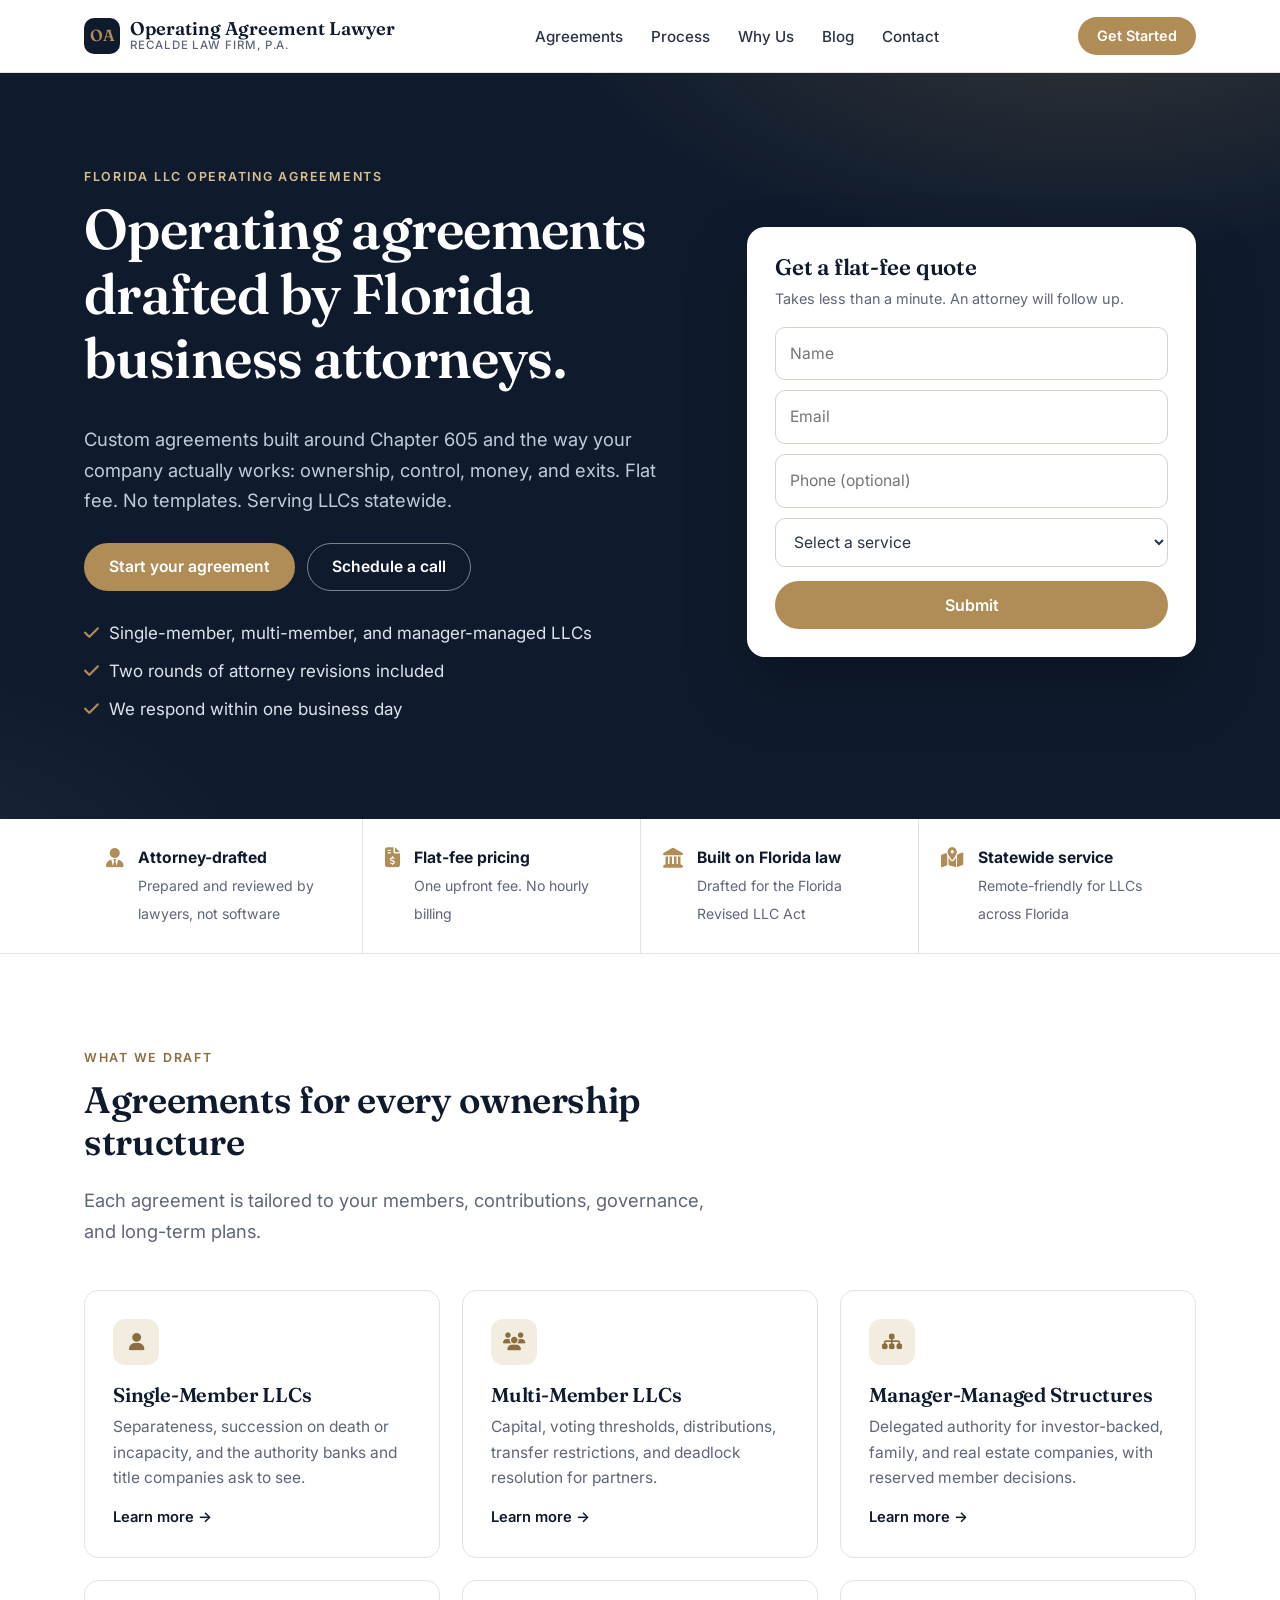
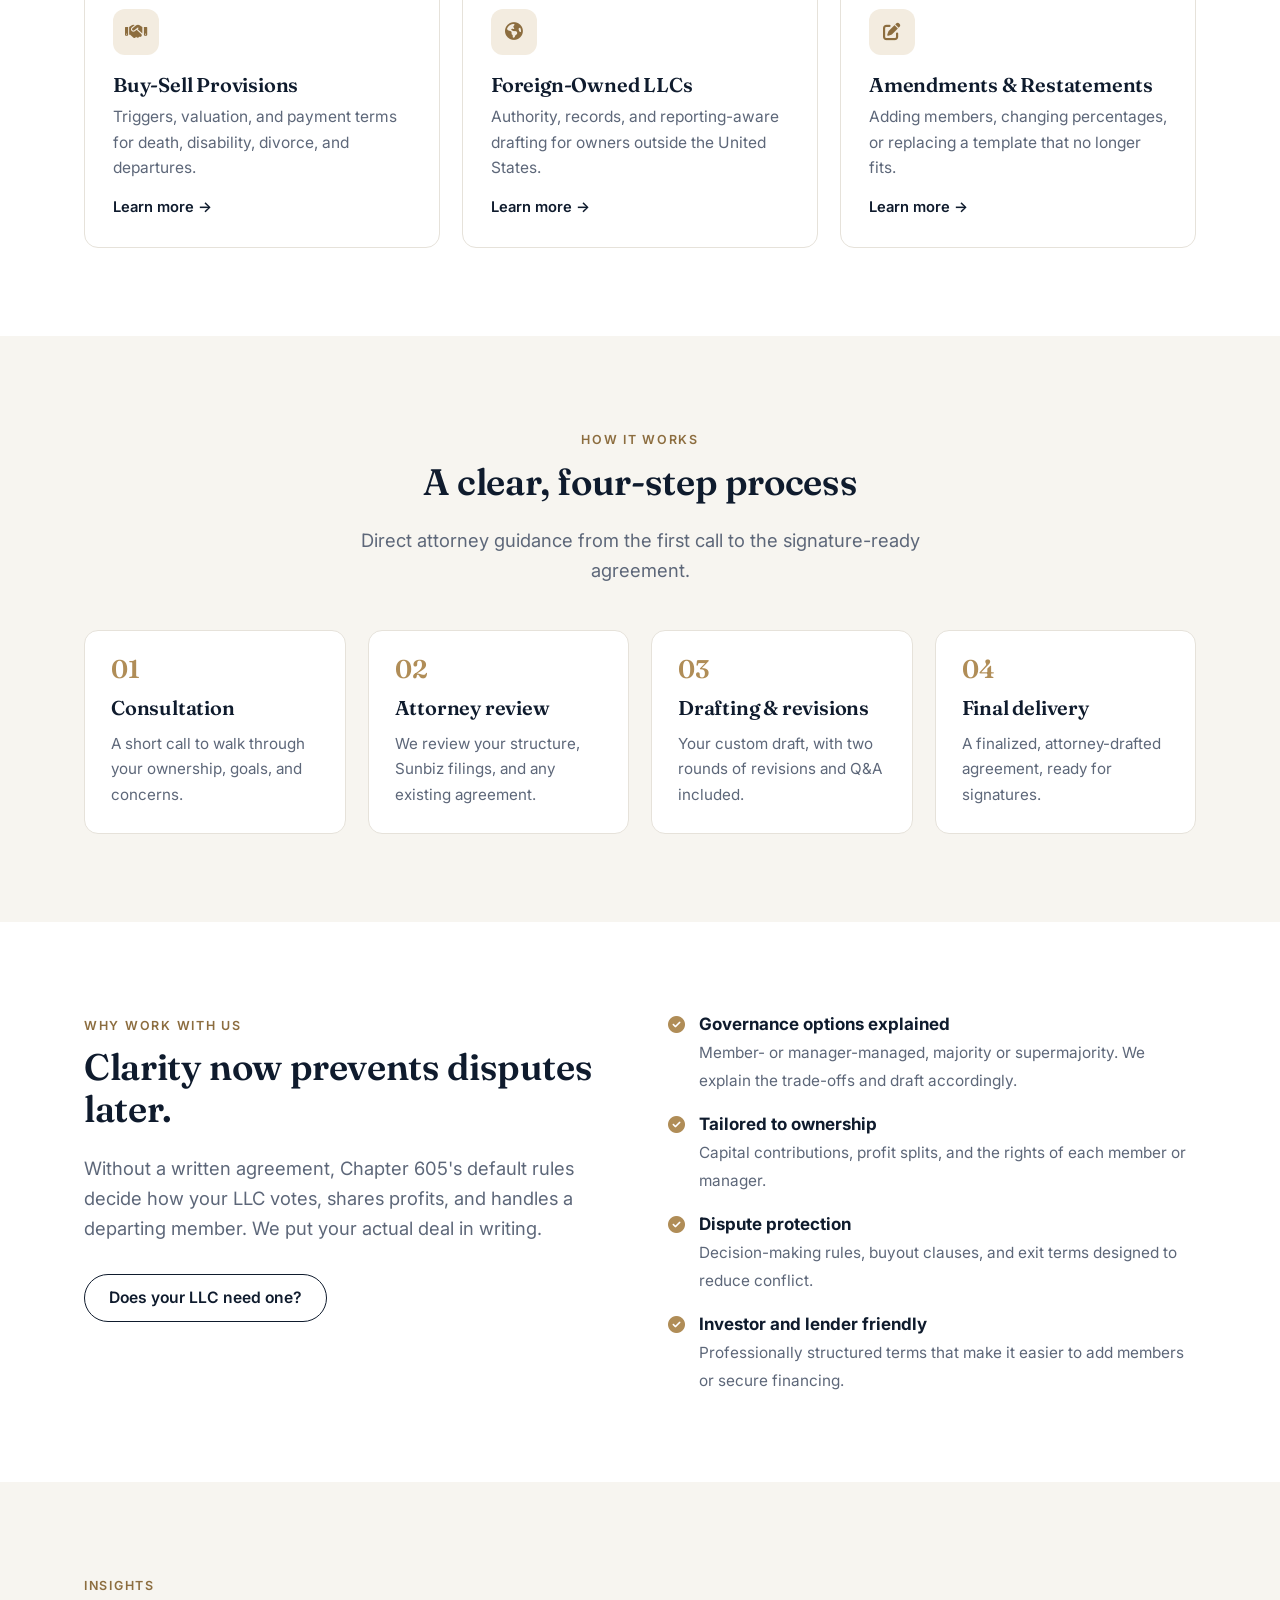
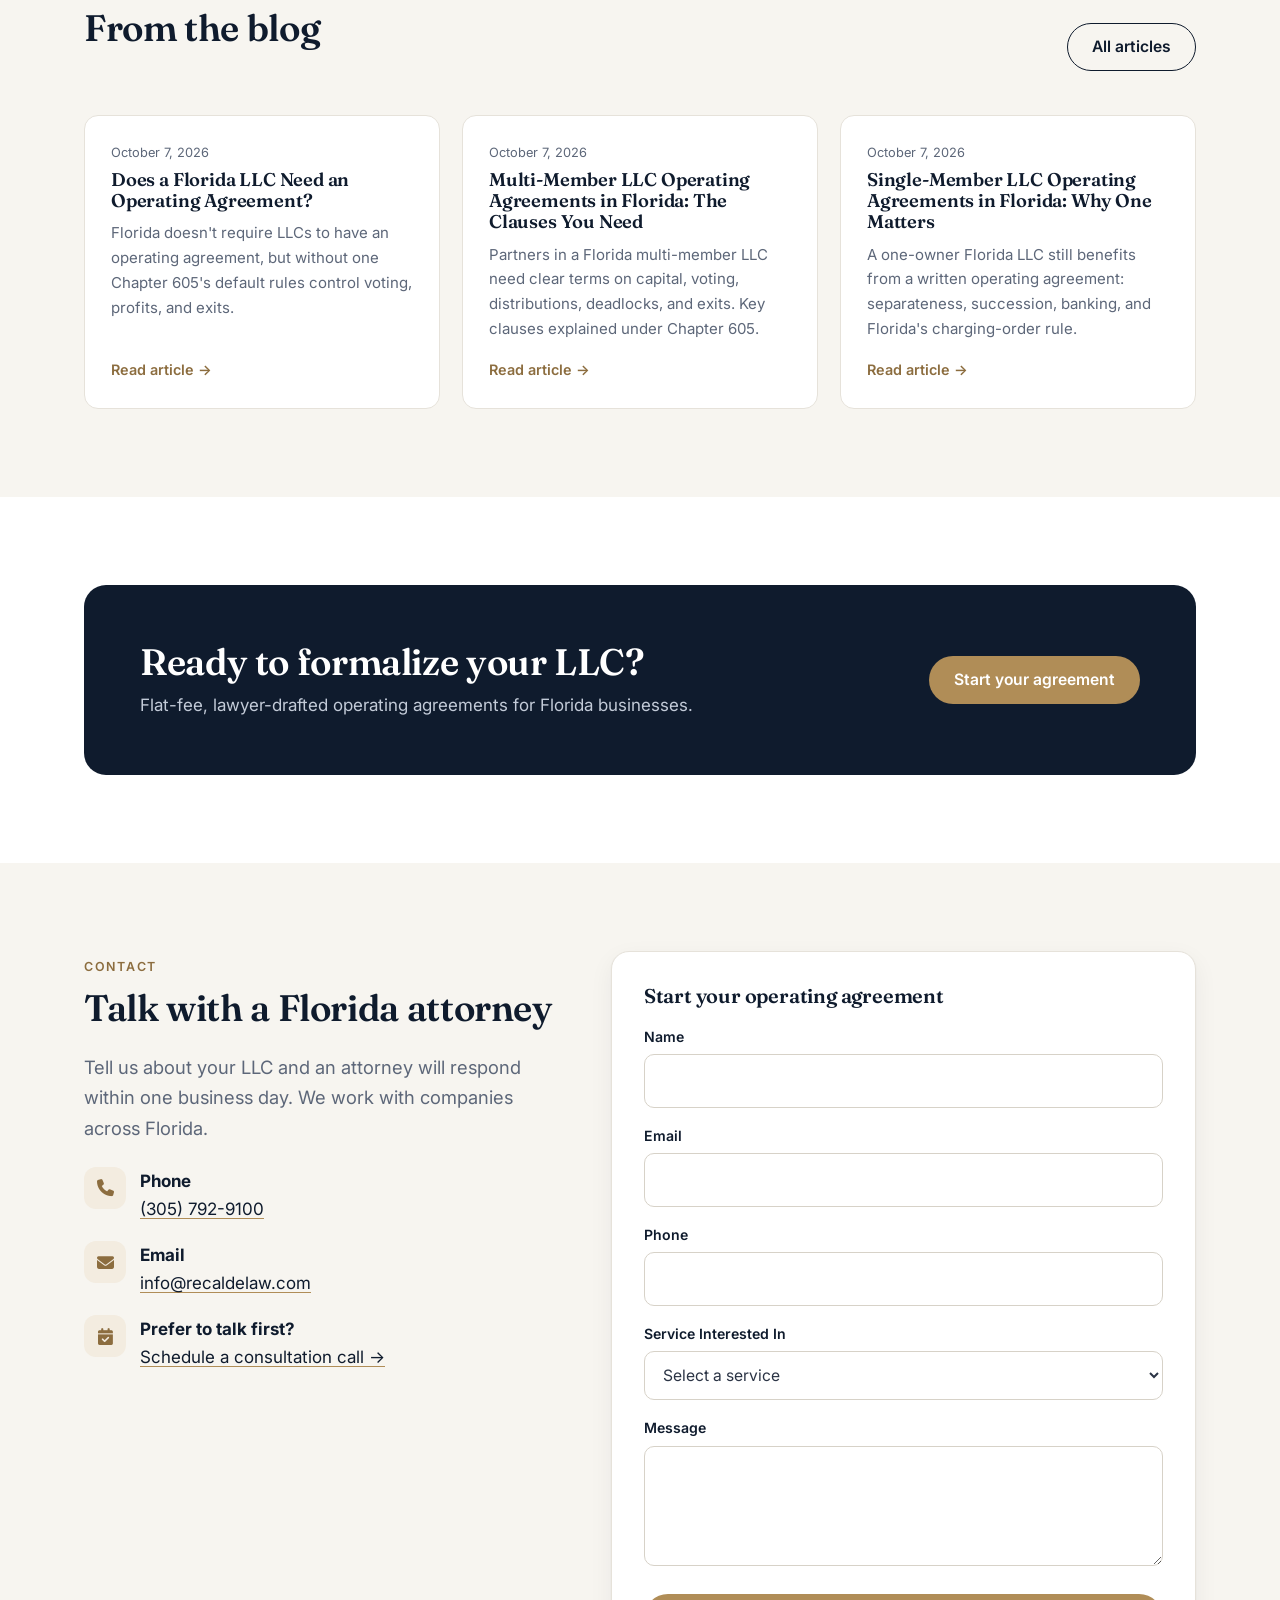
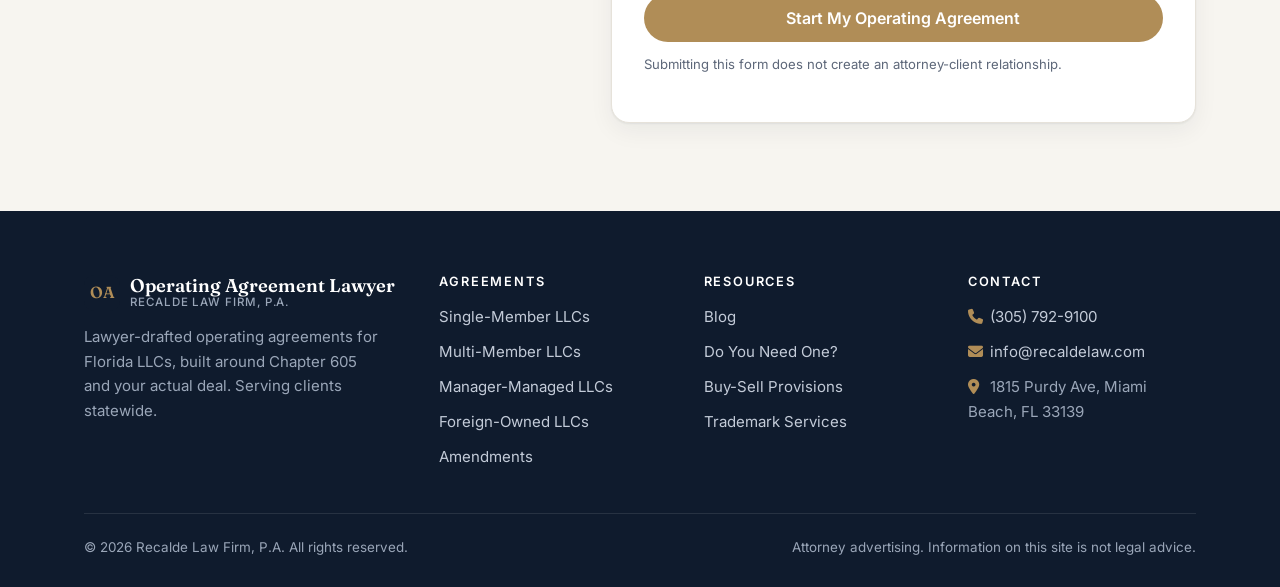
<file: index.html>
<!DOCTYPE html>
<html lang="en">
<head>
  <meta charset="UTF-8">
  <meta name="viewport" content="width=device-width, initial-scale=1.0">
  <title>Florida LLC Operating Agreement Lawyers | Recalde Law</title>
  <meta name="description" content="Lawyer-drafted operating agreements for Florida LLCs. Flat-fee, custom agreements for single-member, multi-member, and manager-managed companies statewide.">
  <meta name="robots" content="index, follow">
  <link rel="canonical" href="https://operatingagreementlawyer.com/">
  <meta property="og:type" content="website"><meta property="og:title" content="Florida LLC Operating Agreement Lawyers | Recalde Law"><meta property="og:description" content="Lawyer-drafted operating agreements for Florida LLCs. Flat-fee, custom agreements for single-member, multi-member, and manager-managed companies statewide."><meta property="og:url" content="https://operatingagreementlawyer.com/">
  <meta name="theme-color" content="#0f1b2d">
  <link rel="preconnect" href="https://fonts.googleapis.com">
  <link rel="preconnect" href="https://fonts.gstatic.com" crossorigin>
  <link href="https://fonts.googleapis.com/css2?family=Fraunces:opsz,wght@9..144,500;9..144,600&family=Inter:wght@400;500;600&display=swap" rel="stylesheet">
  <link rel="stylesheet" href="https://cdnjs.cloudflare.com/ajax/libs/font-awesome/6.2.0/css/all.min.css">
  <link rel="stylesheet" href="styles.css">
  <script async src="https://www.googletagmanager.com/gtag/js?id=AW-1020943370"></script>
  <script>window.dataLayer=window.dataLayer||[];function gtag(){dataLayer.push(arguments);}gtag('js',new Date());gtag('config','AW-1020943370');</script>
  <script type="application/ld+json">{
 "@context": "https://schema.org",
 "@type": "LegalService",
 "name": "Operating Agreement Lawyer \u2014 Recalde Law Firm, P.A.",
 "url": "https://operatingagreementlawyer.com/",
 "telephone": "+1-305-792-9100",
 "email": "info@recaldelaw.com",
 "description": "Lawyer-drafted operating agreements for Florida LLCs. Flat-fee, custom agreements for single-member, multi-member, and manager-managed companies statewide.",
 "address": {
  "@type": "PostalAddress",
  "streetAddress": "1815 Purdy Ave",
  "addressLocality": "Miami Beach",
  "addressRegion": "FL",
  "postalCode": "33139",
  "addressCountry": "US"
 },
 "areaServed": {
  "@type": "State",
  "name": "Florida"
 }
}</script>
</head>
<body>
  <header class="site-header">
    <div class="container header-content">
      <a href="index.html" class="logo"><span class="logo-mark">OA</span><span>Operating Agreement Lawyer<small>Recalde Law Firm, P.A.</small></span></a>
      <nav id="main-nav" aria-label="Main">
        <ul>
          <li><a href="index.html#services">Agreements</a></li>
          <li><a href="index.html#process">Process</a></li>
          <li><a href="index.html#why">Why Us</a></li>
          <li><a href="blog.html">Blog</a></li>
          <li><a href="index.html#contact">Contact</a></li>
        </ul>
      </nav>
      <a href="index.html#contact" class="btn btn-primary header-cta">Get Started</a>
      <button class="mobile-menu-button" aria-label="Toggle menu" aria-expanded="false"><i class="fas fa-bars"></i></button>
    </div>
  </header>
<section class="hero hero-home">
  <div class="container hero-grid">
    <div>
      <span class="eyebrow" style="color:#d9bf94">Florida LLC Operating Agreements</span>
      <h1>Operating agreements drafted by Florida business attorneys.</h1>
      <p class="lead">Custom agreements built around Chapter 605 and the way your company actually works: ownership, control, money, and exits. Flat fee. No templates. Serving LLCs statewide.</p>
      <div class="hero-buttons">
        <a href="#contact" class="btn btn-primary">Start your agreement</a>
        <a href="#" class="btn btn-ghost schedule-button">Schedule a call</a>
      </div>
      <ul class="hero-points">
        <li><i class="fas fa-check"></i>Single-member, multi-member, and manager-managed LLCs</li>
        <li><i class="fas fa-check"></i>Two rounds of attorney revisions included</li>
        <li><i class="fas fa-check"></i>We respond within one business day</li>
      </ul>
    </div>
    <div class="hero-card">
      <h2>Get a flat-fee quote</h2>
      <p class="small">Takes less than a minute. An attorney will follow up.</p>
      <form action="https://formsubmit.co/rafael@recaldelaw.com" method="POST">
    <input type="hidden" name="_subject" value="New operating agreement inquiry">
    
    <input type="hidden" name="_next" value="https://operatingagreementlawyer.com/thank-you.html">
    <div class="hp-field" aria-hidden="true"><label for="_honey_1">Leave blank</label><input type="text" name="_honey" id="_honey_1" tabindex="-1" autocomplete="off"></div>

    <input type="text" name="name" placeholder="Name" required>
    <input type="email" name="email" placeholder="Email" required>
    <input type="tel" name="phone" placeholder="Phone (optional)">
    
    <select name="service" required>
      <option value="">Select a service</option>
      <option value="single-member">Single-Member Operating Agreement</option>
      <option value="multi-member">Multi-Member Operating Agreement</option>
      <option value="manager-managed">Manager-Managed Structure</option>
      <option value="board-governed">Board-Governed Structure</option>
      <option value="custom">Custom Governance or Special Provisions</option>
      <option value="other">Other</option>
    </select>

    <button type="submit">Submit</button>
  </form>
    </div>
  </div>
</section>
<section class="trust"><div class="container trust-grid"><div class="trust-item"><i class="fas fa-user-tie"></i><div><strong>Attorney-drafted</strong><span>Prepared and reviewed by lawyers, not software</span></div></div><div class="trust-item"><i class="fas fa-file-invoice-dollar"></i><div><strong>Flat-fee pricing</strong><span>One upfront fee. No hourly billing</span></div></div><div class="trust-item"><i class="fas fa-landmark"></i><div><strong>Built on Florida law</strong><span>Drafted for the Florida Revised LLC Act</span></div></div><div class="trust-item"><i class="fas fa-map-location-dot"></i><div><strong>Statewide service</strong><span>Remote-friendly for LLCs across Florida</span></div></div></div></section>
<section class="section" id="services">
  <div class="container">
    <div class="section-head"><span class="eyebrow">What we draft</span><h2>Agreements for every ownership structure</h2><p class="lead">Each agreement is tailored to your members, contributions, governance, and long-term plans.</p></div>
    <div class="grid-3">
      <div class="card"><div class="icon"><i class="fas fa-user"></i></div><h3>Single-Member LLCs</h3><p>Separateness, succession on death or incapacity, and the authority banks and title companies ask to see.</p><a class="more" href="blog-posts/single-member-llc-operating-agreement-florida.html">Learn more →</a></div>
      <div class="card"><div class="icon"><i class="fas fa-users"></i></div><h3>Multi-Member LLCs</h3><p>Capital, voting thresholds, distributions, transfer restrictions, and deadlock resolution for partners.</p><a class="more" href="blog-posts/multi-member-llc-operating-agreement-florida.html">Learn more →</a></div>
      <div class="card"><div class="icon"><i class="fas fa-sitemap"></i></div><h3>Manager-Managed Structures</h3><p>Delegated authority for investor-backed, family, and real estate companies, with reserved member decisions.</p><a class="more" href="blog-posts/member-managed-vs-manager-managed-llc-florida.html">Learn more →</a></div>
      <div class="card"><div class="icon"><i class="fas fa-handshake"></i></div><h3>Buy-Sell Provisions</h3><p>Triggers, valuation, and payment terms for death, disability, divorce, and departures.</p><a class="more" href="blog-posts/buy-sell-provisions-llc-member-leaves-dies-divorces.html">Learn more →</a></div>
      <div class="card"><div class="icon"><i class="fas fa-globe-americas"></i></div><h3>Foreign-Owned LLCs</h3><p>Authority, records, and reporting-aware drafting for owners outside the United States.</p><a class="more" href="blog-posts/operating-agreement-foreign-owned-florida-llc.html">Learn more →</a></div>
      <div class="card"><div class="icon"><i class="fas fa-pen-to-square"></i></div><h3>Amendments & Restatements</h3><p>Adding members, changing percentages, or replacing a template that no longer fits.</p><a class="more" href="blog-posts/amend-llc-operating-agreement-florida.html">Learn more →</a></div>
    </div>
  </div>
</section>
<section class="section section-soft" id="process">
  <div class="container">
    <div class="section-head center"><span class="eyebrow">How it works</span><h2>A clear, four-step process</h2><p class="lead">Direct attorney guidance from the first call to the signature-ready agreement.</p></div>
    <div class="steps">
      <div class="step"><h3>Consultation</h3><p>A short call to walk through your ownership, goals, and concerns.</p></div>
      <div class="step"><h3>Attorney review</h3><p>We review your structure, Sunbiz filings, and any existing agreement.</p></div>
      <div class="step"><h3>Drafting & revisions</h3><p>Your custom draft, with two rounds of revisions and Q&amp;A included.</p></div>
      <div class="step"><h3>Final delivery</h3><p>A finalized, attorney-drafted agreement, ready for signatures.</p></div>
    </div>
  </div>
</section>
<section class="section" id="why">
  <div class="container split">
    <div><span class="eyebrow">Why work with us</span><h2>Clarity now prevents disputes later.</h2><p class="lead">Without a written agreement, Chapter 605's default rules decide how your LLC votes, shares profits, and handles a departing member. We put your actual deal in writing.</p><a href="blog-posts/does-florida-llc-need-operating-agreement.html" class="btn btn-outline" style="margin-top:10px">Does your LLC need one?</a></div>
    <ul class="checklist">
      <li><i class="fas fa-circle-check"></i><div><strong>Governance options explained</strong><span>Member- or manager-managed, majority or supermajority. We explain the trade-offs and draft accordingly.</span></div></li>
      <li><i class="fas fa-circle-check"></i><div><strong>Tailored to ownership</strong><span>Capital contributions, profit splits, and the rights of each member or manager.</span></div></li>
      <li><i class="fas fa-circle-check"></i><div><strong>Dispute protection</strong><span>Decision-making rules, buyout clauses, and exit terms designed to reduce conflict.</span></div></li>
      <li><i class="fas fa-circle-check"></i><div><strong>Investor and lender friendly</strong><span>Professionally structured terms that make it easier to add members or secure financing.</span></div></li>
    </ul>
  </div>
</section>
<section class="section section-soft" id="blog">
  <div class="container">
    <div class="section-head" style="display:flex;justify-content:space-between;align-items:end;gap:20px;flex-wrap:wrap;max-width:none"><div><span class="eyebrow">Insights</span><h2>From the blog</h2></div><a href="blog.html" class="btn btn-outline">All articles</a></div>
    <div class="grid-3"><a class="post-card" href="blog-posts/does-florida-llc-need-operating-agreement.html"><span class="date">October 7, 2026</span><h3>Does a Florida LLC Need an Operating Agreement?</h3><p>Florida doesn't require LLCs to have an operating agreement, but without one Chapter 605's default rules control voting, profits, and exits.</p><span class="read">Read article →</span></a>
<a class="post-card" href="blog-posts/multi-member-llc-operating-agreement-florida.html"><span class="date">October 7, 2026</span><h3>Multi-Member LLC Operating Agreements in Florida: The Clauses You Need</h3><p>Partners in a Florida multi-member LLC need clear terms on capital, voting, distributions, deadlocks, and exits. Key clauses explained under Chapter 605.</p><span class="read">Read article →</span></a>
<a class="post-card" href="blog-posts/single-member-llc-operating-agreement-florida.html"><span class="date">October 7, 2026</span><h3>Single-Member LLC Operating Agreements in Florida: Why One Matters</h3><p>A one-owner Florida LLC still benefits from a written operating agreement: separateness, succession, banking, and Florida's charging-order rule.</p><span class="read">Read article →</span></a>
</div>
  </div>
</section>
<section class="section"><div class="container"><div class="cta-band"><div><h2>Ready to formalize your LLC?</h2><p>Flat-fee, lawyer-drafted operating agreements for Florida businesses.</p></div><a href="#contact" class="btn btn-primary">Start your agreement</a></div></div></section>
<section class="section section-soft" id="contact">
  <div class="container contact-grid">
    <div>
      <span class="eyebrow">Contact</span>
      <h2>Talk with a Florida attorney</h2>
      <p class="lead">Tell us about your LLC and an attorney will respond within one business day. We work with companies across Florida.</p>
      <ul class="contact-list">
        <li><i class="fas fa-phone"></i><div><strong>Phone</strong><a href="tel:+13057929100">(305) 792-9100</a></div></li>
        <li><i class="fas fa-envelope"></i><div><strong>Email</strong><a href="mailto:info@recaldelaw.com">info@recaldelaw.com</a></div></li>
        <li><i class="fas fa-calendar-check"></i><div><strong>Prefer to talk first?</strong><a href="#" class="schedule-button">Schedule a consultation call →</a></div></li>
      </ul>
    </div>
    <div class="form-card">
      <h3>Start your operating agreement</h3>
      <form action="https://formsubmit.co/rafael@recaldelaw.com" method="POST">
                        <input type="hidden" name="_subject" value="New operating agreement inquiry">
                        
                        <input type="hidden" name="_next" value="https://operatingagreementlawyer.com/thank-you.html">
    <div class="hp-field" aria-hidden="true"><label for="_honey_2">Leave blank</label><input type="text" name="_honey" id="_honey_2" tabindex="-1" autocomplete="off"></div>                       
                        <div class="form-group">
                            <label for="name">Name</label>
                            <input type="text" name="name" class="form-control" required>
                        </div>
                        <div class="form-group">
                            <label for="email">Email</label>
                            <input type="email" name="email" class="form-control" required>
                        </div>
                        <div class="form-group">
                            <label for="phone">Phone</label>
                            <input type="tel" name="phone" class="form-control">
                        </div>
                            <div class="form-group">
                            <label for="service">Service Interested In</label>
                            <select name="service" class="form-control">
                                <option value="">Select a service</option>
                                <option value="single-member">Single-Member Operating Agreement</option>
                                <option value="multi-member">Multi-Member Operating Agreement</option>
                                <option value="manager-managed">Manager-Managed Structure</option>
                                <option value="board-governed">Board-Governed Structure</option>
                                <option value="custom">Custom Governance or Special Provisions</option>
                                <option value="other">Other</option>
                            </select>
                        </div>
                        <div class="form-group">
                            <label for="message">Message</label>
                            <textarea name="message" class="form-control" required></textarea>
                        </div>
                        
                        <button type="submit" class="submit-button">Start My Operating Agreement</button>
                    </form>
      <p class="form-note">Submitting this form does not create an attorney-client relationship.</p>
    </div>
  </div>
</section>
  <footer class="footer">
    <div class="container">
      <div class="footer-content">
        <div class="footer-column footer-brand">
          <a href="index.html" class="logo"><span class="logo-mark">OA</span><span>Operating Agreement Lawyer<small>Recalde Law Firm, P.A.</small></span></a>
          <p>Lawyer-drafted operating agreements for Florida LLCs, built around Chapter 605 and your actual deal. Serving clients statewide.</p>
        </div>
        <div class="footer-column"><h3>Agreements</h3><ul class="footer-links"><li><a href="blog-posts/single-member-llc-operating-agreement-florida.html">Single-Member LLCs</a></li><li><a href="blog-posts/multi-member-llc-operating-agreement-florida.html">Multi-Member LLCs</a></li><li><a href="blog-posts/member-managed-vs-manager-managed-llc-florida.html">Manager-Managed LLCs</a></li><li><a href="blog-posts/operating-agreement-foreign-owned-florida-llc.html">Foreign-Owned LLCs</a></li><li><a href="blog-posts/amend-llc-operating-agreement-florida.html">Amendments</a></li></ul></div>
        <div class="footer-column"><h3>Resources</h3><ul class="footer-links"><li><a href="blog.html">Blog</a></li><li><a href="blog-posts/does-florida-llc-need-operating-agreement.html">Do You Need One?</a></li><li><a href="blog-posts/buy-sell-provisions-llc-member-leaves-dies-divorces.html">Buy-Sell Provisions</a></li><li><a href="https://yourtmlawyer.com/">Trademark Services</a></li></ul></div>
        <div class="footer-column"><h3>Contact</h3>
          <ul class="footer-contact">
            <li><i class="fas fa-phone"></i> <a href="tel:+13057929100">(305) 792-9100</a></li>
            <li><i class="fas fa-envelope"></i> <a href="mailto:info@recaldelaw.com">info@recaldelaw.com</a></li>
            <li><i class="fas fa-map-marker-alt"></i> 1815 Purdy Ave, Miami Beach, FL 33139</li>
          </ul>
        </div>
      </div>
      <div class="footer-bottom">
        <div>&copy; 2026 Recalde Law Firm, P.A. All rights reserved.</div>
        <div>Attorney advertising. Information on this site is not legal advice.</div>
      </div>
    </div>
  </footer>
  <div class="calendly-popup" id="calendly-popup"><div class="calendly-content"><button class="close-calendly" id="close-calendly" aria-label="Close">&times;</button><div class="calendly-inline-widget" data-url="https://calendly.com/rafael-recaldelaw/business-contracts" style="min-width:320px;height:100%;"></div></div></div>
  <script src="script.js"></script>
  <script src="https://assets.calendly.com/assets/external/widget.js" async></script>
</body>
</html>
</file>
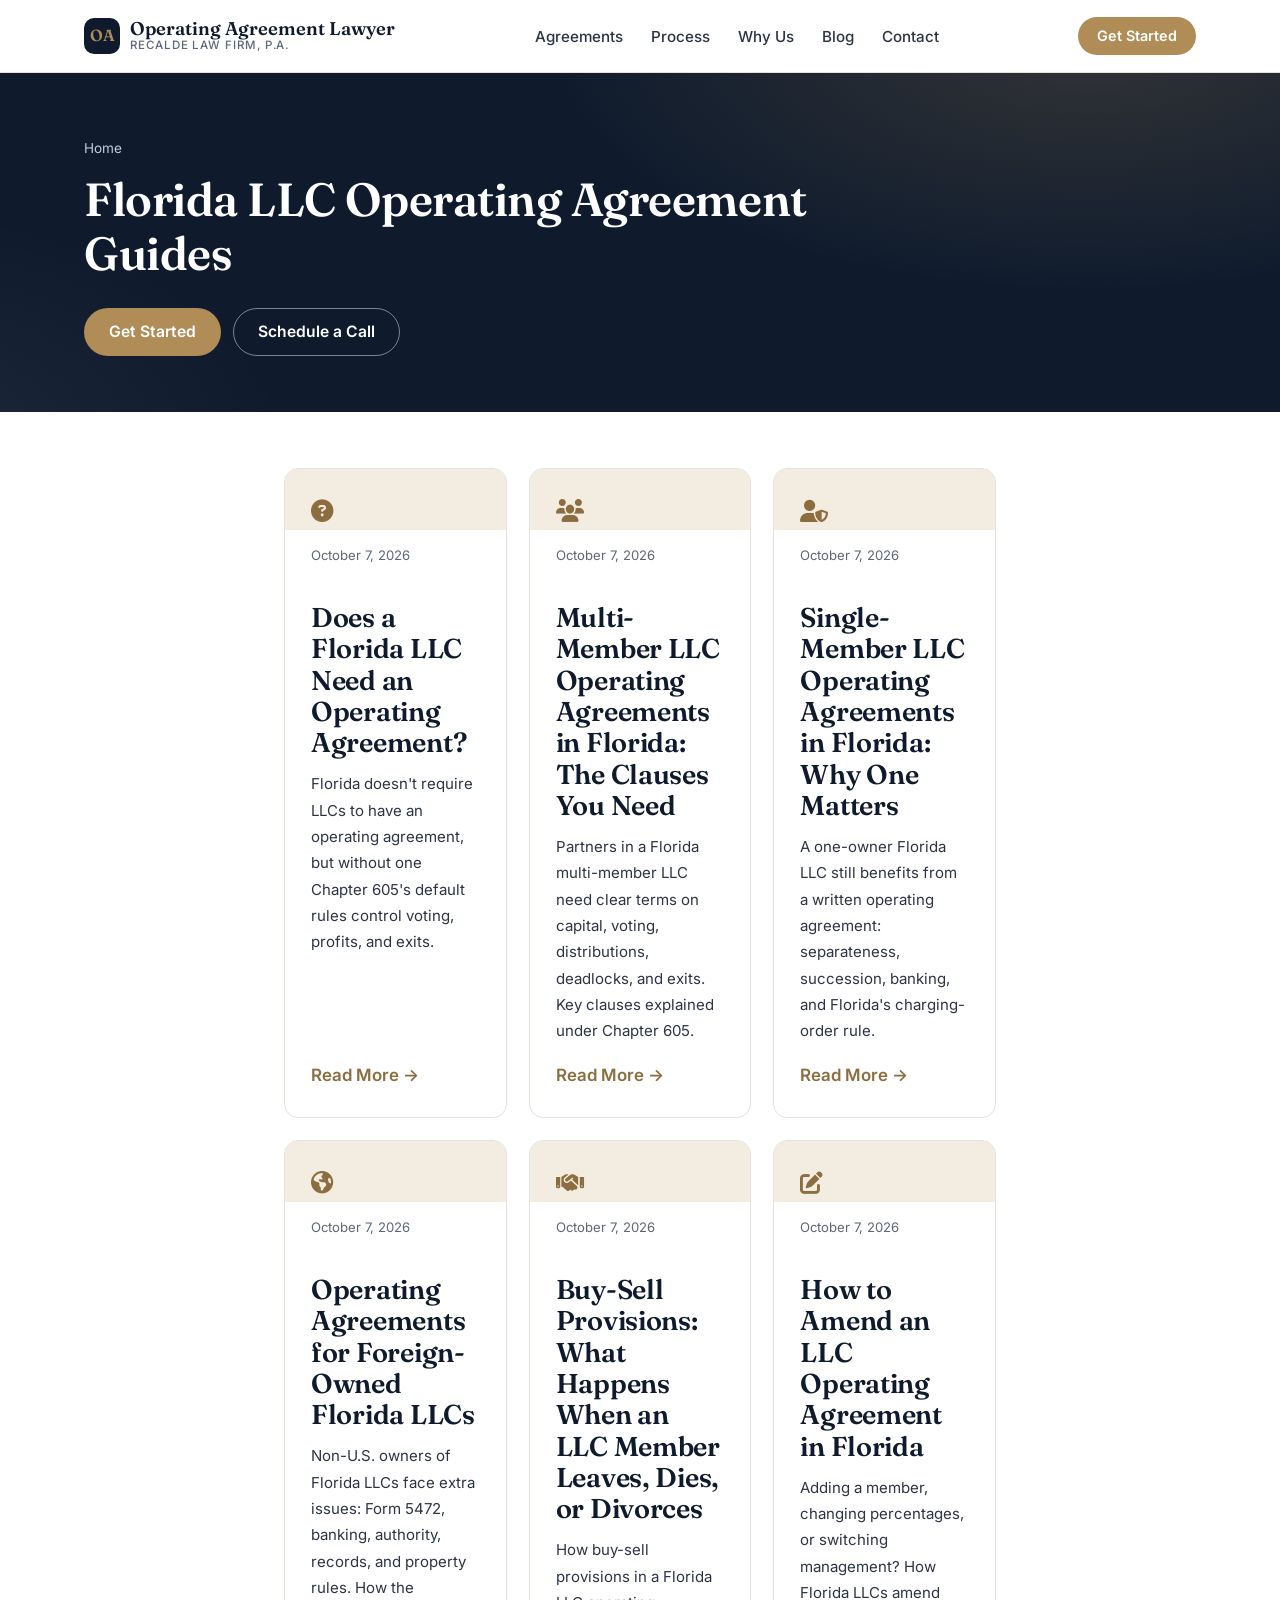
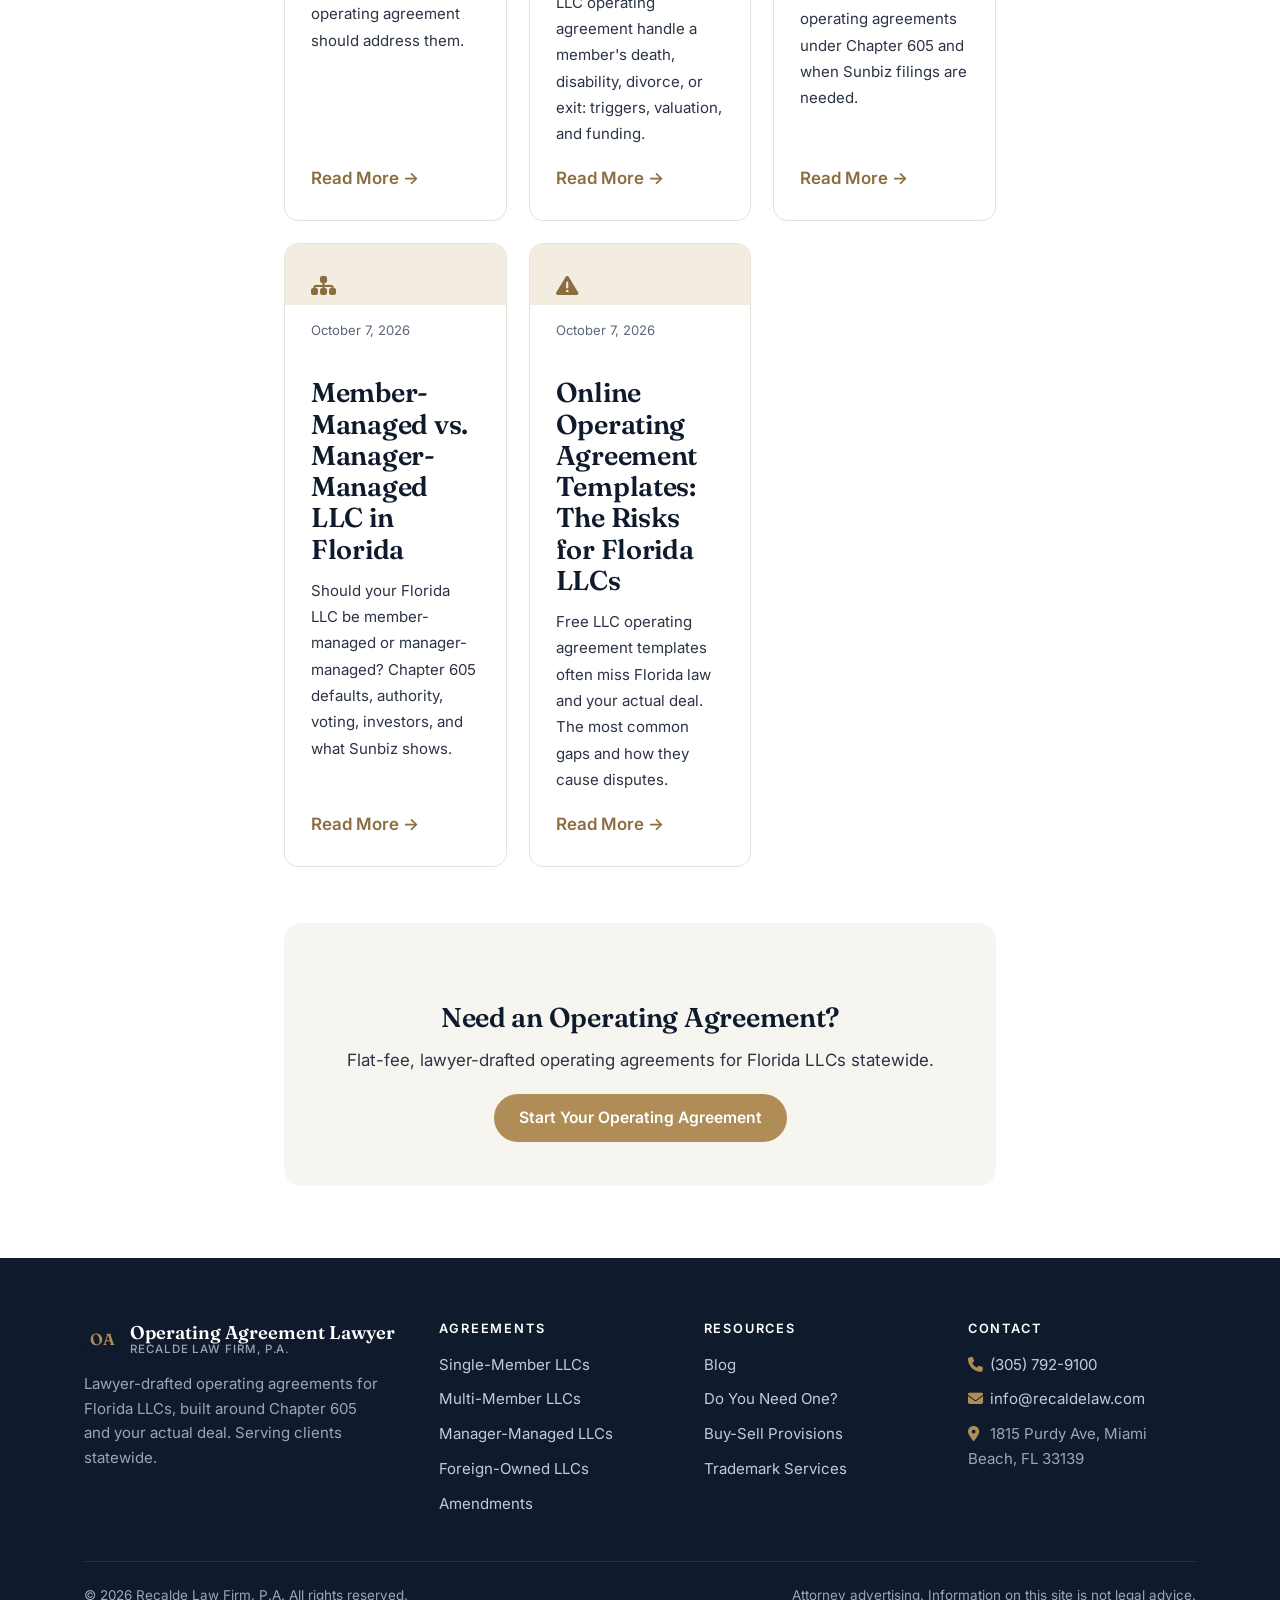
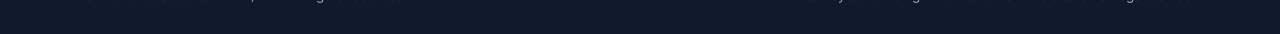
<file: blog.html>
<!DOCTYPE html>
<html lang="en">
<head>
  <meta charset="UTF-8">
  <meta name="viewport" content="width=device-width, initial-scale=1.0">
  <title>Florida LLC Operating Agreement Blog | Recalde Law</title>
  <meta name="description" content="Guides from Florida business attorneys on LLC operating agreements: single-member and multi-member LLCs, buy-sell terms, amendments, and foreign owners.">
  <meta name="robots" content="index, follow">
  <link rel="canonical" href="https://operatingagreementlawyer.com/blog.html">
  <link rel="preconnect" href="https://fonts.googleapis.com">
  <link rel="preconnect" href="https://fonts.gstatic.com" crossorigin>
  <link href="https://fonts.googleapis.com/css2?family=Fraunces:opsz,wght@9..144,500;9..144,600&family=Inter:wght@400;500;600&display=swap" rel="stylesheet">
  <link rel="stylesheet" href="https://cdnjs.cloudflare.com/ajax/libs/font-awesome/6.2.0/css/all.min.css">
  <link rel="stylesheet" href="styles.css">
  <script async src="https://www.googletagmanager.com/gtag/js?id=AW-1020943370"></script>
  <script>
    window.dataLayer = window.dataLayer || [];
    function gtag(){dataLayer.push(arguments);}
    gtag('js', new Date());
    gtag('config', 'AW-1020943370');
  </script>
</head>
<body>
  <header class="site-header">
    <div class="container header-content">
      <a href="index.html" class="logo"><span class="logo-mark">OA</span><span>Operating Agreement Lawyer<small>Recalde Law Firm, P.A.</small></span></a>
      <nav id="main-nav" aria-label="Main">
        <ul>
          <li><a href="index.html#services">Agreements</a></li>
          <li><a href="index.html#process">Process</a></li>
          <li><a href="index.html#why">Why Us</a></li>
          <li><a href="blog.html">Blog</a></li>
          <li><a href="index.html#contact">Contact</a></li>
        </ul>
      </nav>
      <a href="index.html#contact" class="btn btn-primary header-cta">Get Started</a>
      <button class="mobile-menu-button" aria-label="Toggle menu" aria-expanded="false"><i class="fas fa-bars"></i></button>
    </div>
  </header>
  <section class="hero page-hero">
    <div class="container">
      <div class="breadcrumb"><a href="index.html">Home</a></div>
      <h1>Florida LLC Operating Agreement Guides</h1>
      <div class="hero-buttons">
        <a href="index.html#contact" class="btn btn-primary">Get Started</a>
        <a href="#" class="btn btn-ghost schedule-button">Schedule a Call</a>
      </div>
    </div>
  </section>
  <div class="blog-container">
    <div class="blog-posts"><ul><li><a href="blog-posts/does-florida-llc-need-operating-agreement.html">Does a Florida LLC Need an Operating Agreement?</a></li><li><a href="blog-posts/multi-member-llc-operating-agreement-florida.html">Multi-Member LLC Operating Agreements in Florida: The Clauses You Need</a></li><li><a href="blog-posts/single-member-llc-operating-agreement-florida.html">Single-Member LLC Operating Agreements in Florida: Why One Matters</a></li><li><a href="blog-posts/operating-agreement-foreign-owned-florida-llc.html">Operating Agreements for Foreign-Owned Florida LLCs</a></li><li><a href="blog-posts/buy-sell-provisions-llc-member-leaves-dies-divorces.html">Buy-Sell Provisions: What Happens When an LLC Member Leaves, Dies, or Divorces</a></li><li><a href="blog-posts/amend-llc-operating-agreement-florida.html">How to Amend an LLC Operating Agreement in Florida</a></li><li><a href="blog-posts/member-managed-vs-manager-managed-llc-florida.html">Member-Managed vs. Manager-Managed LLC in Florida</a></li><li><a href="blog-posts/llc-operating-agreement-template-risks-florida.html">Online Operating Agreement Templates: The Risks for Florida LLCs</a></li></ul></div>
    <div class="blog-cta">
      <h2>Need an Operating Agreement?</h2>
      <p>Flat-fee, lawyer-drafted operating agreements for Florida LLCs statewide.</p>
      <a href="index.html#contact" class="cta-button">Start Your Operating Agreement</a>
    </div>
  </div>
  <footer class="footer">
    <div class="container">
      <div class="footer-content">
        <div class="footer-column footer-brand">
          <a href="index.html" class="logo"><span class="logo-mark">OA</span><span>Operating Agreement Lawyer<small>Recalde Law Firm, P.A.</small></span></a>
          <p>Lawyer-drafted operating agreements for Florida LLCs, built around Chapter 605 and your actual deal. Serving clients statewide.</p>
        </div>
        <div class="footer-column"><h3>Agreements</h3><ul class="footer-links"><li><a href="blog-posts/single-member-llc-operating-agreement-florida.html">Single-Member LLCs</a></li><li><a href="blog-posts/multi-member-llc-operating-agreement-florida.html">Multi-Member LLCs</a></li><li><a href="blog-posts/member-managed-vs-manager-managed-llc-florida.html">Manager-Managed LLCs</a></li><li><a href="blog-posts/operating-agreement-foreign-owned-florida-llc.html">Foreign-Owned LLCs</a></li><li><a href="blog-posts/amend-llc-operating-agreement-florida.html">Amendments</a></li></ul></div>
        <div class="footer-column"><h3>Resources</h3><ul class="footer-links"><li><a href="blog.html">Blog</a></li><li><a href="blog-posts/does-florida-llc-need-operating-agreement.html">Do You Need One?</a></li><li><a href="blog-posts/buy-sell-provisions-llc-member-leaves-dies-divorces.html">Buy-Sell Provisions</a></li><li><a href="https://yourtmlawyer.com/">Trademark Services</a></li></ul></div>
        <div class="footer-column"><h3>Contact</h3>
          <ul class="footer-contact">
            <li><i class="fas fa-phone"></i> <a href="tel:+13057929100">(305) 792-9100</a></li>
            <li><i class="fas fa-envelope"></i> <a href="mailto:info@recaldelaw.com">info@recaldelaw.com</a></li>
            <li><i class="fas fa-map-marker-alt"></i> 1815 Purdy Ave, Miami Beach, FL 33139</li>
          </ul>
        </div>
      </div>
      <div class="footer-bottom">
        <div>&copy; 2026 Recalde Law Firm, P.A. All rights reserved.</div>
        <div>Attorney advertising. Information on this site is not legal advice.</div>
      </div>
    </div>
  </footer>
  <div class="calendly-popup" id="calendly-popup">
    <div class="calendly-content">
      <button class="close-calendly" id="close-calendly">&times;</button>
      <div class="calendly-inline-widget" data-url="https://calendly.com/rafael-recaldelaw/business-contracts" style="min-width:320px;height:100%;"></div>
    </div>
  </div>
  <script src="script.js"></script>
  <script src="https://assets.calendly.com/assets/external/widget.js" async></script>
  <script>
    fetch('assets/posts.json').then(r => r.json()).then(posts => {
      const c = document.querySelector('.blog-posts'); c.innerHTML = '';
      posts.forEach(post => {
        const card = document.createElement('div'); card.classList.add('blog-post');
        card.innerHTML = `<div class="blog-post-image"><i class="${post.icon}"></i></div>
          <div class="blog-post-content"><div class="blog-post-date">${post.date}</div>
          <h2>${post.title}</h2><p>${post.description}</p><a href="${post.url}">Read More →</a></div>`;
        c.appendChild(card);
      });
    }).catch(() => {});
  </script>
</body>
</html>
</file>
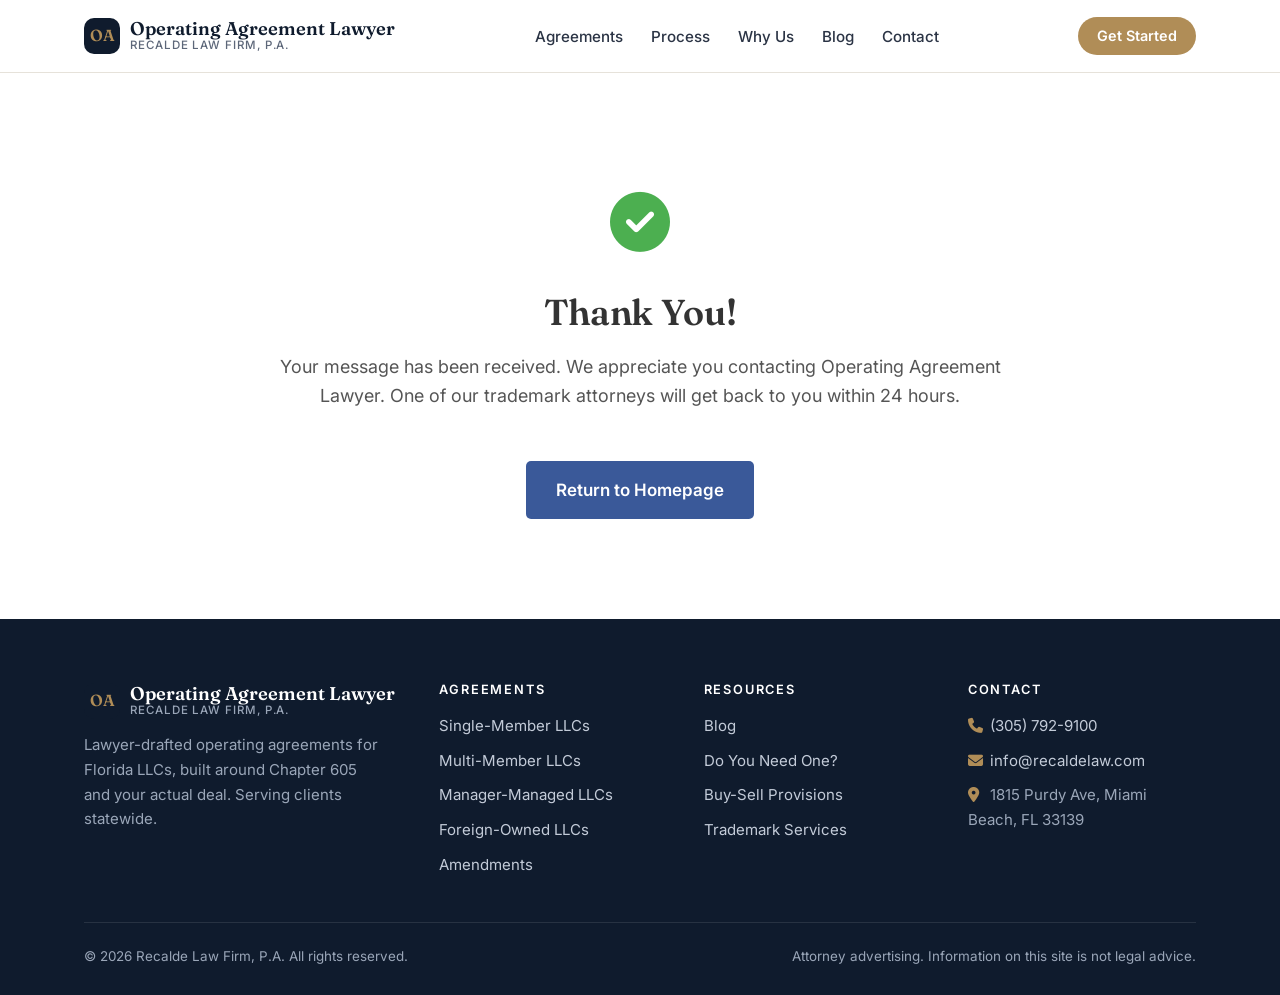
<file: thank-you.html>
<!DOCTYPE html>
<html lang="en">
<head>
    <meta charset="UTF-8">
    <meta name="viewport" content="width=device-width, initial-scale=1.0">
    <title>Thank You | Operating Agreement Lawyer</title>
  <link rel="preconnect" href="https://fonts.googleapis.com">
  <link rel="preconnect" href="https://fonts.gstatic.com" crossorigin>
  <link href="https://fonts.googleapis.com/css2?family=Fraunces:opsz,wght@9..144,500;9..144,600&family=Inter:wght@400;500;600&display=swap" rel="stylesheet">
  <link rel="stylesheet" href="https://cdnjs.cloudflare.com/ajax/libs/font-awesome/6.2.0/css/all.min.css">
    <link rel="stylesheet" href="styles.css">
    <!-- Font Awesome for icons -->
    <!-- Google Fonts -->
    <style>
        .thank-you-container {
            text-align: center;
            padding: 100px 20px;
            max-width: 800px;
            margin: 0 auto;
        }
        .thank-you-icon {
            font-size: 60px;
            color: #4CAF50;
            margin-bottom: 20px;
        }
        .thank-you-title {
            font-size: 36px;
            margin-bottom: 20px;
            color: #333;
        }
        .thank-you-message {
            font-size: 18px;
            margin-bottom: 30px;
            color: #555;
            line-height: 1.6;
        }
        .return-home {
            display: inline-block;
            background-color: #3a5999;
            color: white;
            padding: 15px 30px;
            text-decoration: none;
            border-radius: 5px;
            font-weight: 600;
            margin-top: 20px;
            transition: background-color 0.3s;
        }
        .return-home:hover {
            background-color: #2a4888;
        }
    </style>
</head>
<body>
    <!-- Header -->
    <header class="site-header">
    <div class="container header-content">
      <a href="index.html" class="logo"><span class="logo-mark">OA</span><span>Operating Agreement Lawyer<small>Recalde Law Firm, P.A.</small></span></a>
      <nav id="main-nav" aria-label="Main">
        <ul>
          <li><a href="index.html#services">Agreements</a></li>
          <li><a href="index.html#process">Process</a></li>
          <li><a href="index.html#why">Why Us</a></li>
          <li><a href="blog.html">Blog</a></li>
          <li><a href="index.html#contact">Contact</a></li>
        </ul>
      </nav>
      <a href="index.html#contact" class="btn btn-primary header-cta">Get Started</a>
      <button class="mobile-menu-button" aria-label="Toggle menu" aria-expanded="false"><i class="fas fa-bars"></i></button>
    </div>
  </header>

    <!-- Thank You Content -->
    <section class="thank-you-container">
        <div class="thank-you-icon">
            <i class="fas fa-check-circle"></i>
        </div>
        <h1 class="thank-you-title">Thank You!</h1>
        <p class="thank-you-message">Your message has been received. We appreciate you contacting Operating Agreement Lawyer. One of our trademark attorneys will get back to you within 24 hours.</p>
        <a href="index.html" class="return-home">Return to Homepage</a>
    </section>

    <!-- Footer -->
    <footer class="footer">
    <div class="container">
      <div class="footer-content">
        <div class="footer-column footer-brand">
          <a href="index.html" class="logo"><span class="logo-mark">OA</span><span>Operating Agreement Lawyer<small>Recalde Law Firm, P.A.</small></span></a>
          <p>Lawyer-drafted operating agreements for Florida LLCs, built around Chapter 605 and your actual deal. Serving clients statewide.</p>
        </div>
        <div class="footer-column"><h3>Agreements</h3><ul class="footer-links"><li><a href="blog-posts/single-member-llc-operating-agreement-florida.html">Single-Member LLCs</a></li><li><a href="blog-posts/multi-member-llc-operating-agreement-florida.html">Multi-Member LLCs</a></li><li><a href="blog-posts/member-managed-vs-manager-managed-llc-florida.html">Manager-Managed LLCs</a></li><li><a href="blog-posts/operating-agreement-foreign-owned-florida-llc.html">Foreign-Owned LLCs</a></li><li><a href="blog-posts/amend-llc-operating-agreement-florida.html">Amendments</a></li></ul></div>
        <div class="footer-column"><h3>Resources</h3><ul class="footer-links"><li><a href="blog.html">Blog</a></li><li><a href="blog-posts/does-florida-llc-need-operating-agreement.html">Do You Need One?</a></li><li><a href="blog-posts/buy-sell-provisions-llc-member-leaves-dies-divorces.html">Buy-Sell Provisions</a></li><li><a href="https://yourtmlawyer.com/">Trademark Services</a></li></ul></div>
        <div class="footer-column"><h3>Contact</h3>
          <ul class="footer-contact">
            <li><i class="fas fa-phone"></i> <a href="tel:+13057929100">(305) 792-9100</a></li>
            <li><i class="fas fa-envelope"></i> <a href="mailto:info@recaldelaw.com">info@recaldelaw.com</a></li>
            <li><i class="fas fa-map-marker-alt"></i> 1815 Purdy Ave, Miami Beach, FL 33139</li>
          </ul>
        </div>
      </div>
      <div class="footer-bottom">
        <div>&copy; 2026 Recalde Law Firm, P.A. All rights reserved.</div>
        <div>Attorney advertising. Information on this site is not legal advice.</div>
      </div>
    </div>
  </footer>

    <script src="script.js"></script>
  <div class="calendly-popup" id="calendly-popup"><div class="calendly-content"><button class="close-calendly" id="close-calendly" aria-label="Close">&times;</button><div class="calendly-inline-widget" data-url="https://calendly.com/rafael-recaldelaw/business-contracts" style="min-width:320px;height:100%;"></div></div></div>
  <script src="script.js"></script>
  <script src="https://assets.calendly.com/assets/external/widget.js" async></script>
</body>
</html>
</file>
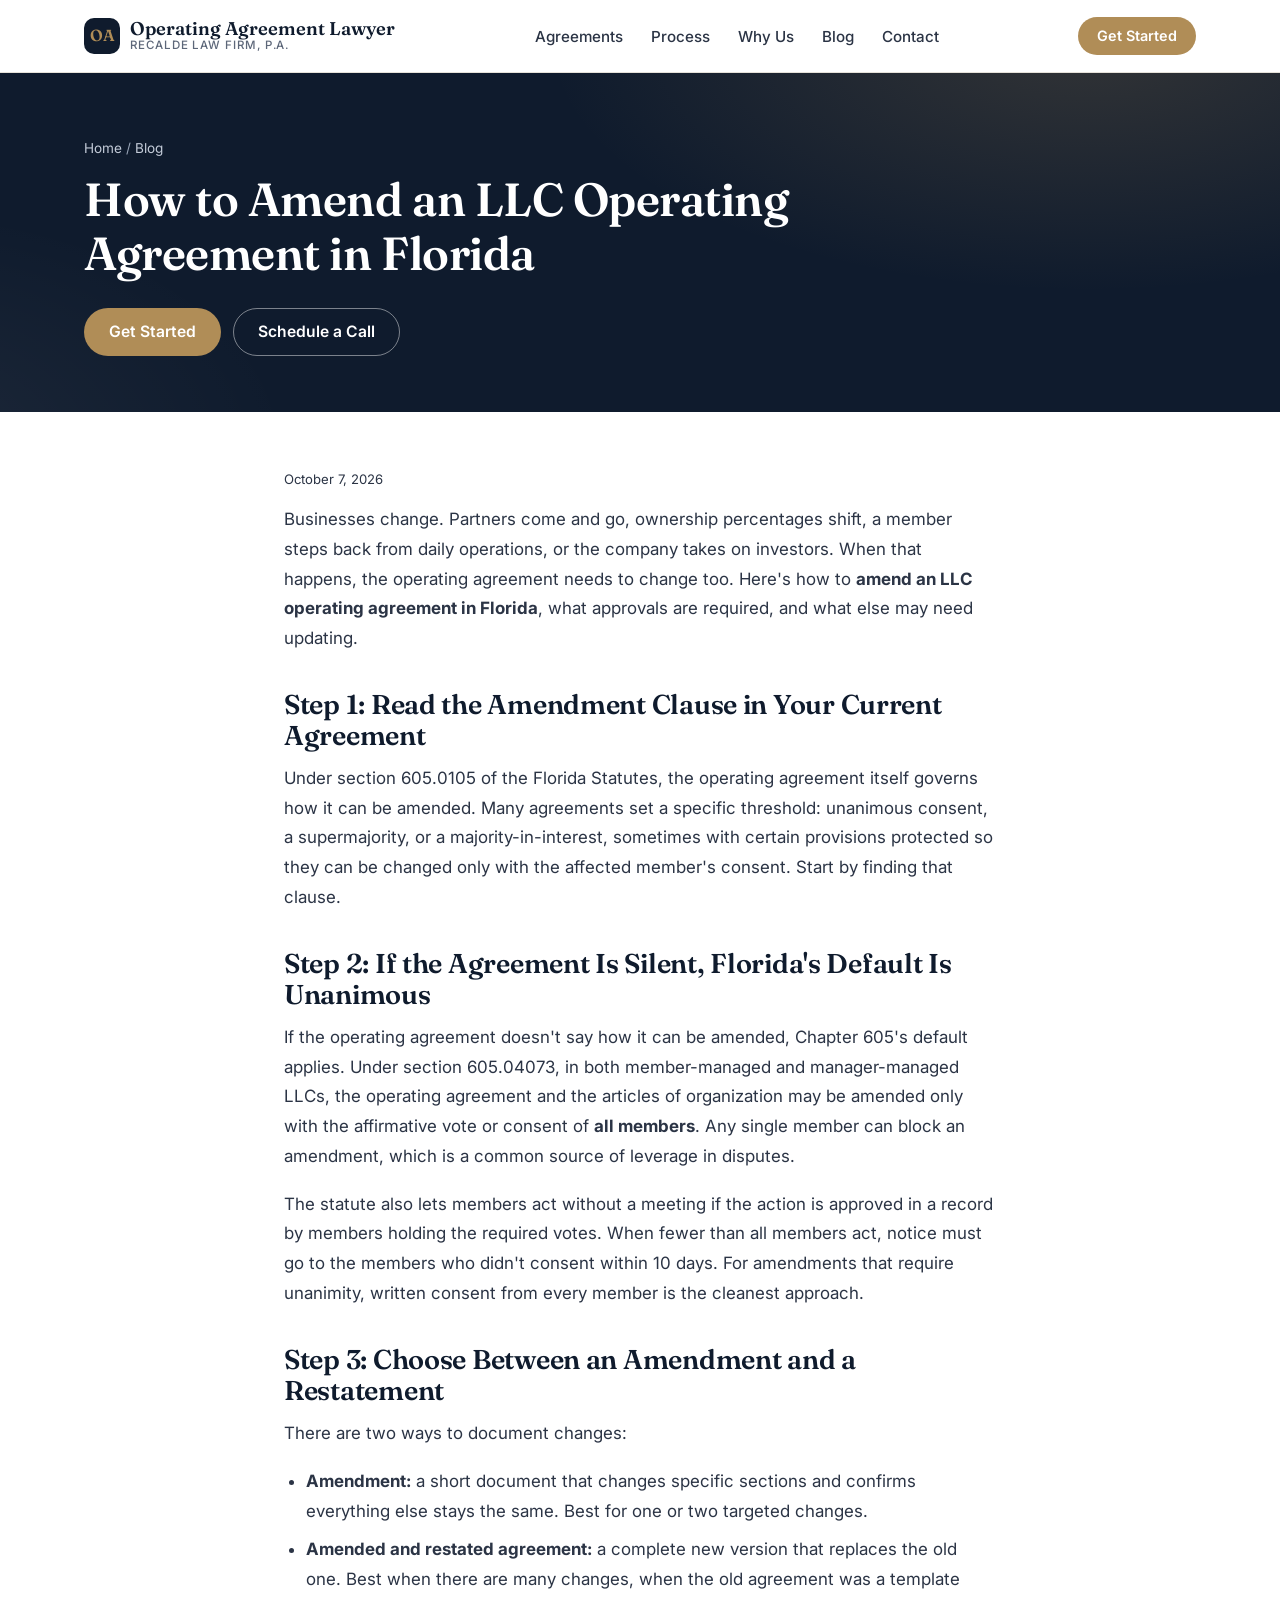
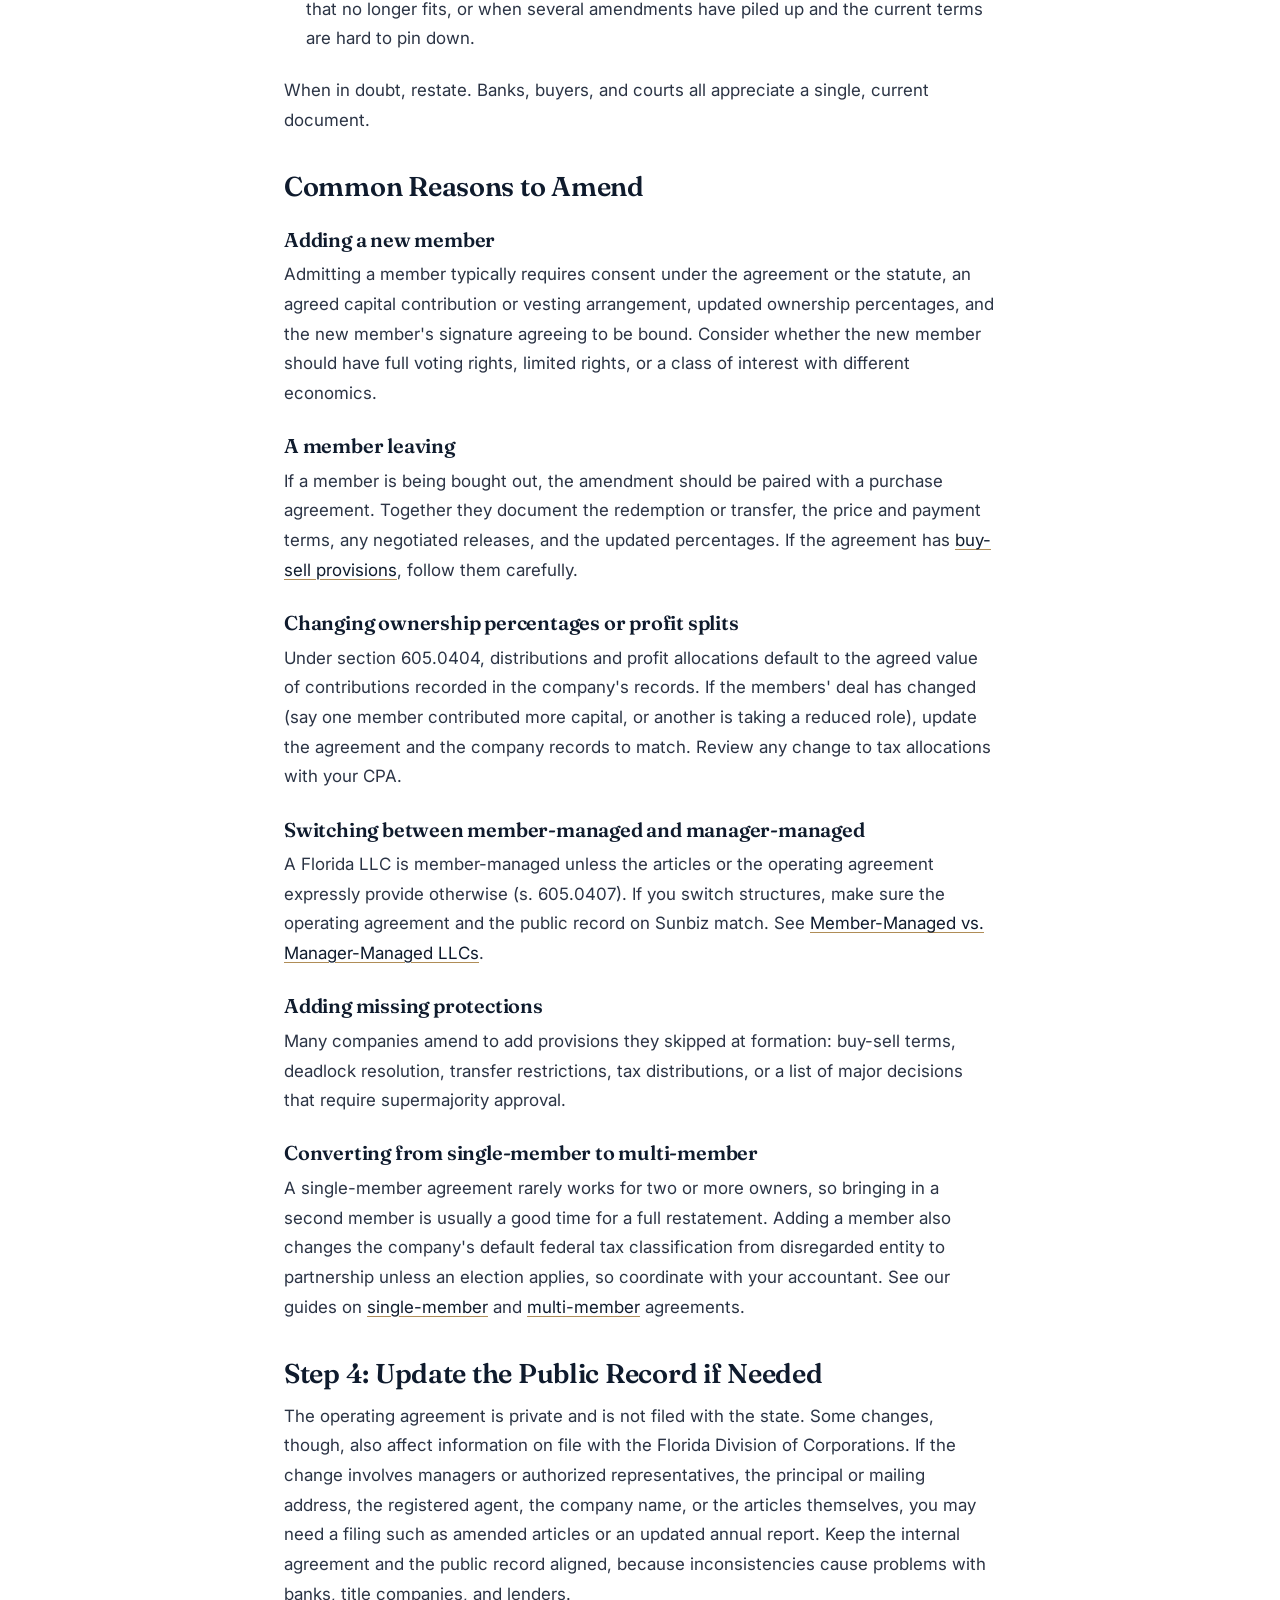
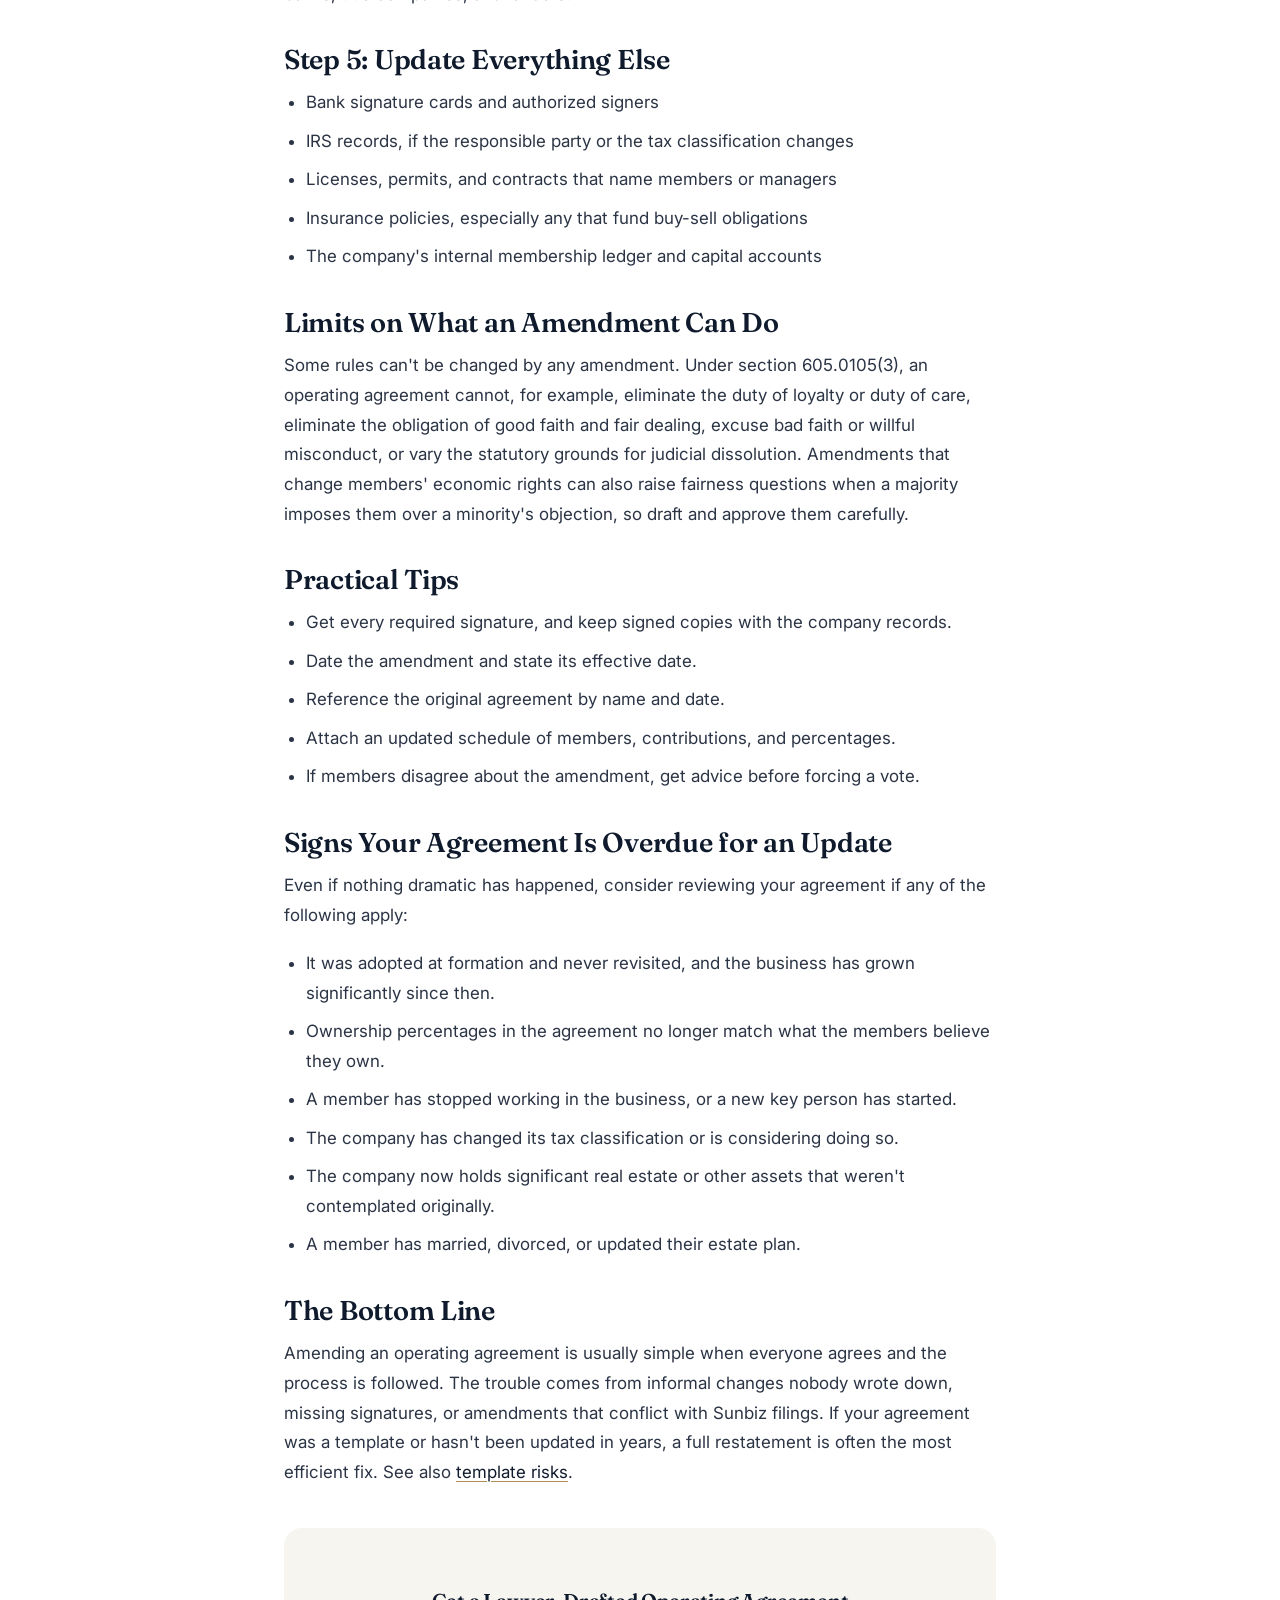
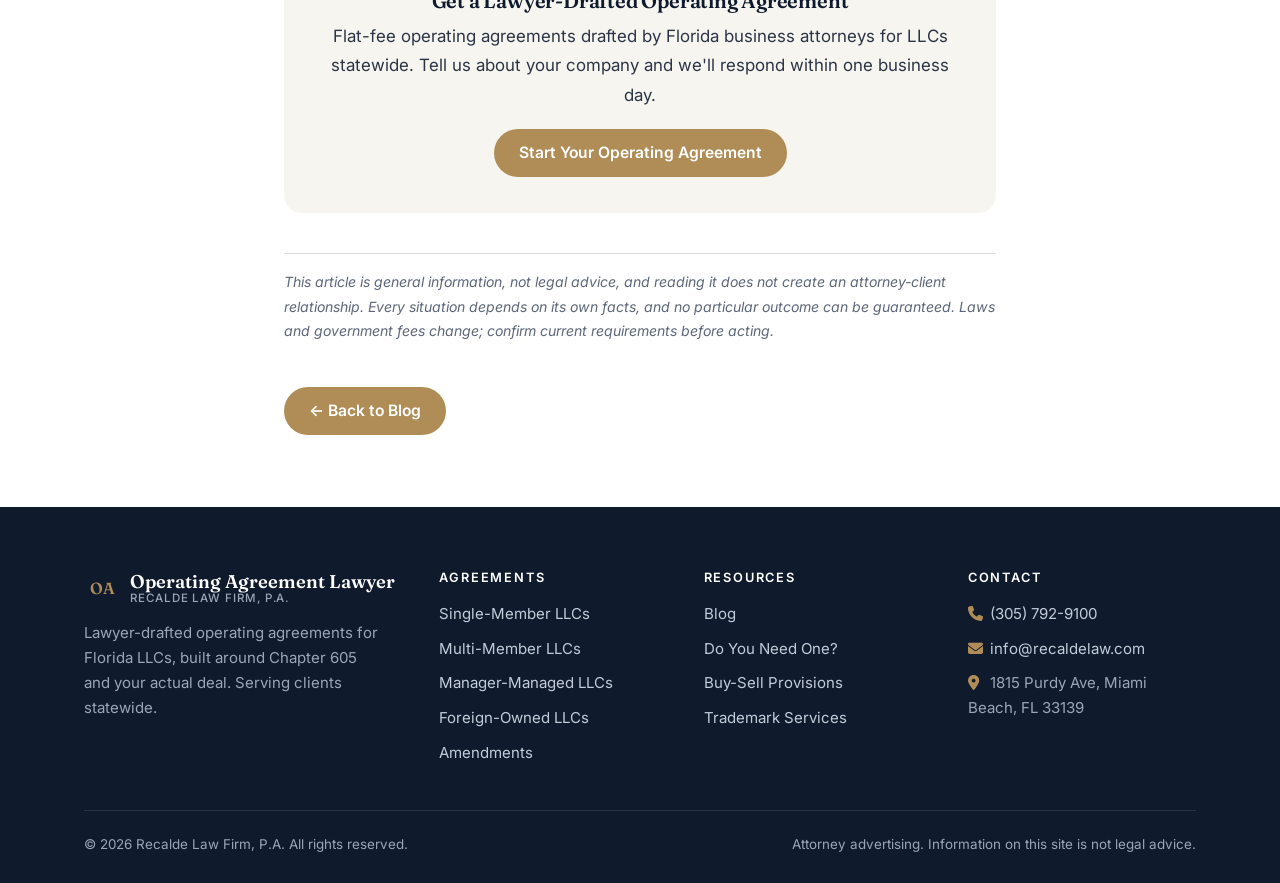
<file: blog-posts/amend-llc-operating-agreement-florida.html>
<!DOCTYPE html>
<html lang="en">
<head>
  <meta charset="UTF-8">
  <meta name="viewport" content="width=device-width, initial-scale=1.0">
  <title>How to Amend an LLC Operating Agreement in Florida | Recalde Law</title>
  <meta name="description" content="Adding a member, changing percentages, or switching management? How Florida LLCs amend operating agreements under Chapter 605 and when Sunbiz filings are needed.">
  <meta name="robots" content="index, follow">
  <link rel="canonical" href="https://operatingagreementlawyer.com/blog-posts/amend-llc-operating-agreement-florida.html">
  <meta property="og:type" content="article">
  <meta property="og:title" content="How to Amend an LLC Operating Agreement in Florida">
  <meta property="og:description" content="Adding a member, changing percentages, or switching management? How Florida LLCs amend operating agreements under Chapter 605 and when Sunbiz filings are needed.">
  <meta property="og:url" content="https://operatingagreementlawyer.com/blog-posts/amend-llc-operating-agreement-florida.html">
  <link rel="preconnect" href="https://fonts.googleapis.com">
  <link rel="preconnect" href="https://fonts.gstatic.com" crossorigin>
  <link href="https://fonts.googleapis.com/css2?family=Fraunces:opsz,wght@9..144,500;9..144,600&family=Inter:wght@400;500;600&display=swap" rel="stylesheet">
  <link rel="stylesheet" href="https://cdnjs.cloudflare.com/ajax/libs/font-awesome/6.2.0/css/all.min.css">
  <link rel="stylesheet" href="../styles.css">
  <script async src="https://www.googletagmanager.com/gtag/js?id=AW-1020943370"></script>
  <script>
    window.dataLayer = window.dataLayer || [];
    function gtag(){dataLayer.push(arguments);}
    gtag('js', new Date());
    gtag('config', 'AW-1020943370');
  </script>
  <script type="application/ld+json">
{
  "@context": "https://schema.org",
  "@type": "Article",
  "headline": "How to Amend an LLC Operating Agreement in Florida",
  "description": "Adding a member, changing percentages, or switching management? How Florida LLCs amend operating agreements under Chapter 605 and when Sunbiz filings are needed.",
  "datePublished": "2026-10-07",
  "dateModified": "2026-10-07",
  "mainEntityOfPage": {
    "@type": "WebPage",
    "@id": "https://operatingagreementlawyer.com/blog-posts/amend-llc-operating-agreement-florida.html"
  },
  "author": {
    "@type": "Organization",
    "name": "Recalde Law Firm, P.A."
  },
  "publisher": {
    "@type": "LegalService",
    "name": "Recalde Law Firm, P.A.",
    "url": "https://operatingagreementlawyer.com/",
    "telephone": "+1-305-792-9100",
    "address": {
      "@type": "PostalAddress",
      "streetAddress": "1815 Purdy Ave",
      "addressLocality": "Miami Beach",
      "addressRegion": "FL",
      "postalCode": "33139",
      "addressCountry": "US"
    },
    "areaServed": {
      "@type": "State",
      "name": "Florida"
    }
  }
}
  </script>
</head>
<body>
  <header class="site-header">
    <div class="container header-content">
      <a href="../index.html" class="logo"><span class="logo-mark">OA</span><span>Operating Agreement Lawyer<small>Recalde Law Firm, P.A.</small></span></a>
      <nav id="main-nav" aria-label="Main">
        <ul>
          <li><a href="../index.html#services">Agreements</a></li>
          <li><a href="../index.html#process">Process</a></li>
          <li><a href="../index.html#why">Why Us</a></li>
          <li><a href="../blog.html">Blog</a></li>
          <li><a href="../index.html#contact">Contact</a></li>
        </ul>
      </nav>
      <a href="../index.html#contact" class="btn btn-primary header-cta">Get Started</a>
      <button class="mobile-menu-button" aria-label="Toggle menu" aria-expanded="false"><i class="fas fa-bars"></i></button>
    </div>
  </header>
  <section class="hero page-hero">
    <div class="container">
      <div class="breadcrumb"><a href="../index.html">Home</a> / <a href="../blog.html">Blog</a></div>
      <h1>How to Amend an LLC Operating Agreement in Florida</h1>
      <div class="hero-buttons">
        <a href="../index.html#contact" class="btn btn-primary">Get Started</a>
        <a href="#" class="btn btn-ghost schedule-button">Schedule a Call</a>
      </div>
    </div>
  </section>

<main class="blog-container">
  <p class="blog-post-date">October 7, 2026</p>
<p>Businesses change. Partners come and go, ownership percentages shift, a member steps back from daily operations, or the company takes on investors. When that happens, the operating agreement needs to change too. Here's how to <strong>amend an LLC operating agreement in Florida</strong>, what approvals are required, and what else may need updating.</p>

<h2>Step 1: Read the Amendment Clause in Your Current Agreement</h2>
<p>Under section 605.0105 of the Florida Statutes, the operating agreement itself governs how it can be amended. Many agreements set a specific threshold: unanimous consent, a supermajority, or a majority-in-interest, sometimes with certain provisions protected so they can be changed only with the affected member's consent. Start by finding that clause.</p>

<h2>Step 2: If the Agreement Is Silent, Florida's Default Is Unanimous</h2>
<p>If the operating agreement doesn't say how it can be amended, Chapter 605's default applies. Under section 605.04073, in both member-managed and manager-managed LLCs, the operating agreement and the articles of organization may be amended only with the affirmative vote or consent of <strong>all members</strong>. Any single member can block an amendment, which is a common source of leverage in disputes.</p>
<p>The statute also lets members act without a meeting if the action is approved in a record by members holding the required votes. When fewer than all members act, notice must go to the members who didn't consent within 10 days. For amendments that require unanimity, written consent from every member is the cleanest approach.</p>

<h2>Step 3: Choose Between an Amendment and a Restatement</h2>
<p>There are two ways to document changes:</p>
<ul>
<li><strong>Amendment:</strong> a short document that changes specific sections and confirms everything else stays the same. Best for one or two targeted changes.</li>
<li><strong>Amended and restated agreement:</strong> a complete new version that replaces the old one. Best when there are many changes, when the old agreement was a template that no longer fits, or when several amendments have piled up and the current terms are hard to pin down.</li>
</ul>
<p>When in doubt, restate. Banks, buyers, and courts all appreciate a single, current document.</p>

<h2>Common Reasons to Amend</h2>

<h3>Adding a new member</h3>
<p>Admitting a member typically requires consent under the agreement or the statute, an agreed capital contribution or vesting arrangement, updated ownership percentages, and the new member's signature agreeing to be bound. Consider whether the new member should have full voting rights, limited rights, or a class of interest with different economics.</p>

<h3>A member leaving</h3>
<p>If a member is being bought out, the amendment should be paired with a purchase agreement. Together they document the redemption or transfer, the price and payment terms, any negotiated releases, and the updated percentages. If the agreement has <a href="buy-sell-provisions-llc-member-leaves-dies-divorces.html">buy-sell provisions</a>, follow them carefully.</p>

<h3>Changing ownership percentages or profit splits</h3>
<p>Under section 605.0404, distributions and profit allocations default to the agreed value of contributions recorded in the company's records. If the members' deal has changed (say one member contributed more capital, or another is taking a reduced role), update the agreement and the company records to match. Review any change to tax allocations with your CPA.</p>

<h3>Switching between member-managed and manager-managed</h3>
<p>A Florida LLC is member-managed unless the articles or the operating agreement expressly provide otherwise (s. 605.0407). If you switch structures, make sure the operating agreement and the public record on Sunbiz match. See <a href="member-managed-vs-manager-managed-llc-florida.html">Member-Managed vs. Manager-Managed LLCs</a>.</p>

<h3>Adding missing protections</h3>
<p>Many companies amend to add provisions they skipped at formation: buy-sell terms, deadlock resolution, transfer restrictions, tax distributions, or a list of major decisions that require supermajority approval.</p>

<h3>Converting from single-member to multi-member</h3>
<p>A single-member agreement rarely works for two or more owners, so bringing in a second member is usually a good time for a full restatement. Adding a member also changes the company's default federal tax classification from disregarded entity to partnership unless an election applies, so coordinate with your accountant. See our guides on <a href="single-member-llc-operating-agreement-florida.html">single-member</a> and <a href="multi-member-llc-operating-agreement-florida.html">multi-member</a> agreements.</p>

<h2>Step 4: Update the Public Record if Needed</h2>
<p>The operating agreement is private and is not filed with the state. Some changes, though, also affect information on file with the Florida Division of Corporations. If the change involves managers or authorized representatives, the principal or mailing address, the registered agent, the company name, or the articles themselves, you may need a filing such as amended articles or an updated annual report. Keep the internal agreement and the public record aligned, because inconsistencies cause problems with banks, title companies, and lenders.</p>

<h2>Step 5: Update Everything Else</h2>
<ul>
<li>Bank signature cards and authorized signers</li>
<li>IRS records, if the responsible party or the tax classification changes</li>
<li>Licenses, permits, and contracts that name members or managers</li>
<li>Insurance policies, especially any that fund buy-sell obligations</li>
<li>The company's internal membership ledger and capital accounts</li>
</ul>

<h2>Limits on What an Amendment Can Do</h2>
<p>Some rules can't be changed by any amendment. Under section 605.0105(3), an operating agreement cannot, for example, eliminate the duty of loyalty or duty of care, eliminate the obligation of good faith and fair dealing, excuse bad faith or willful misconduct, or vary the statutory grounds for judicial dissolution. Amendments that change members' economic rights can also raise fairness questions when a majority imposes them over a minority's objection, so draft and approve them carefully.</p>

<h2>Practical Tips</h2>
<ul>
<li>Get every required signature, and keep signed copies with the company records.</li>
<li>Date the amendment and state its effective date.</li>
<li>Reference the original agreement by name and date.</li>
<li>Attach an updated schedule of members, contributions, and percentages.</li>
<li>If members disagree about the amendment, get advice before forcing a vote.</li>
</ul>

<h2>Signs Your Agreement Is Overdue for an Update</h2>
<p>Even if nothing dramatic has happened, consider reviewing your agreement if any of the following apply:</p>
<ul>
<li>It was adopted at formation and never revisited, and the business has grown significantly since then.</li>
<li>Ownership percentages in the agreement no longer match what the members believe they own.</li>
<li>A member has stopped working in the business, or a new key person has started.</li>
<li>The company has changed its tax classification or is considering doing so.</li>
<li>The company now holds significant real estate or other assets that weren't contemplated originally.</li>
<li>A member has married, divorced, or updated their estate plan.</li>
</ul>

<h2>The Bottom Line</h2>
<p>Amending an operating agreement is usually simple when everyone agrees and the process is followed. The trouble comes from informal changes nobody wrote down, missing signatures, or amendments that conflict with Sunbiz filings. If your agreement was a template or hasn't been updated in years, a full restatement is often the most efficient fix. See also <a href="llc-operating-agreement-template-risks-florida.html">template risks</a>.</p>

  <div style="text-align:center; margin: 40px 0; padding: 30px; background:#f3f5f9; border-radius:8px;">
    <h3>Get a Lawyer-Drafted Operating Agreement</h3>
    <p>Flat-fee operating agreements drafted by Florida business attorneys for LLCs statewide. Tell us about your company and we'll respond within one business day.</p>
    <a href="../index.html#contact" class="cta-button">Start Your Operating Agreement</a>
  </div>
<p class="legal-note" style="font-size:0.9rem;color:#666;border-top:1px solid #ddd;padding-top:1rem;margin-top:2rem;"><em>This article is general information, not legal advice, and reading it does not create an attorney-client relationship. Every situation depends on its own facts, and no particular outcome can be guaranteed. Laws and government fees change; confirm current requirements before acting.</em></p>
  <a href="../blog.html" class="cta-button" style="display:inline-block;margin-top:20px;">← Back to Blog</a>
</main>
  <footer class="footer">
    <div class="container">
      <div class="footer-content">
        <div class="footer-column footer-brand">
          <a href="../index.html" class="logo"><span class="logo-mark">OA</span><span>Operating Agreement Lawyer<small>Recalde Law Firm, P.A.</small></span></a>
          <p>Lawyer-drafted operating agreements for Florida LLCs, built around Chapter 605 and your actual deal. Serving clients statewide.</p>
        </div>
        <div class="footer-column"><h3>Agreements</h3><ul class="footer-links"><li><a href="../blog-posts/single-member-llc-operating-agreement-florida.html">Single-Member LLCs</a></li><li><a href="../blog-posts/multi-member-llc-operating-agreement-florida.html">Multi-Member LLCs</a></li><li><a href="../blog-posts/member-managed-vs-manager-managed-llc-florida.html">Manager-Managed LLCs</a></li><li><a href="../blog-posts/operating-agreement-foreign-owned-florida-llc.html">Foreign-Owned LLCs</a></li><li><a href="../blog-posts/amend-llc-operating-agreement-florida.html">Amendments</a></li></ul></div>
        <div class="footer-column"><h3>Resources</h3><ul class="footer-links"><li><a href="../blog.html">Blog</a></li><li><a href="../blog-posts/does-florida-llc-need-operating-agreement.html">Do You Need One?</a></li><li><a href="../blog-posts/buy-sell-provisions-llc-member-leaves-dies-divorces.html">Buy-Sell Provisions</a></li><li><a href="https://yourtmlawyer.com/">Trademark Services</a></li></ul></div>
        <div class="footer-column"><h3>Contact</h3>
          <ul class="footer-contact">
            <li><i class="fas fa-phone"></i> <a href="tel:+13057929100">(305) 792-9100</a></li>
            <li><i class="fas fa-envelope"></i> <a href="mailto:info@recaldelaw.com">info@recaldelaw.com</a></li>
            <li><i class="fas fa-map-marker-alt"></i> 1815 Purdy Ave, Miami Beach, FL 33139</li>
          </ul>
        </div>
      </div>
      <div class="footer-bottom">
        <div>&copy; 2026 Recalde Law Firm, P.A. All rights reserved.</div>
        <div>Attorney advertising. Information on this site is not legal advice.</div>
      </div>
    </div>
  </footer>
  <div class="calendly-popup" id="calendly-popup">
    <div class="calendly-content">
      <button class="close-calendly" id="close-calendly">&times;</button>
      <div class="calendly-inline-widget" data-url="https://calendly.com/rafael-recaldelaw/business-contracts" style="min-width:320px;height:100%;"></div>
    </div>
  </div>
  <script src="../script.js"></script>
  <script src="https://assets.calendly.com/assets/external/widget.js" async></script>
</body>
</html>
</file>
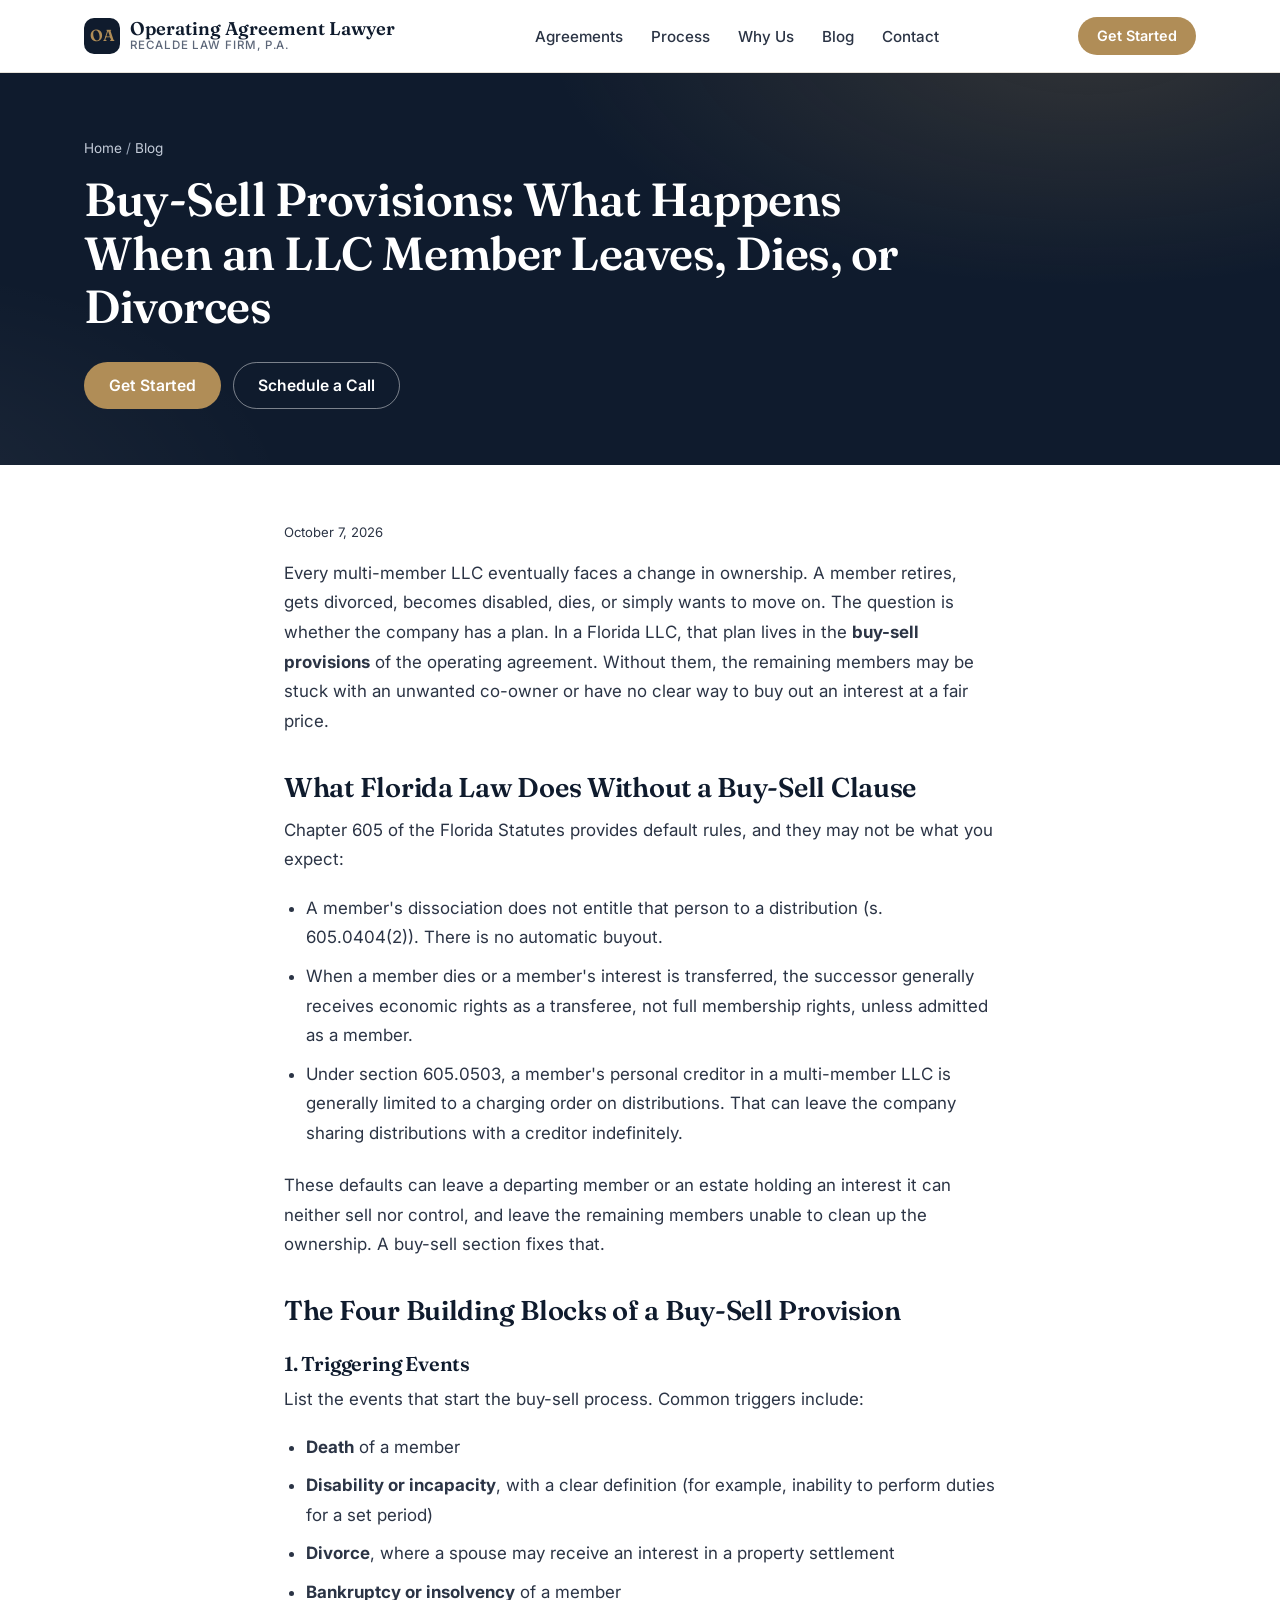
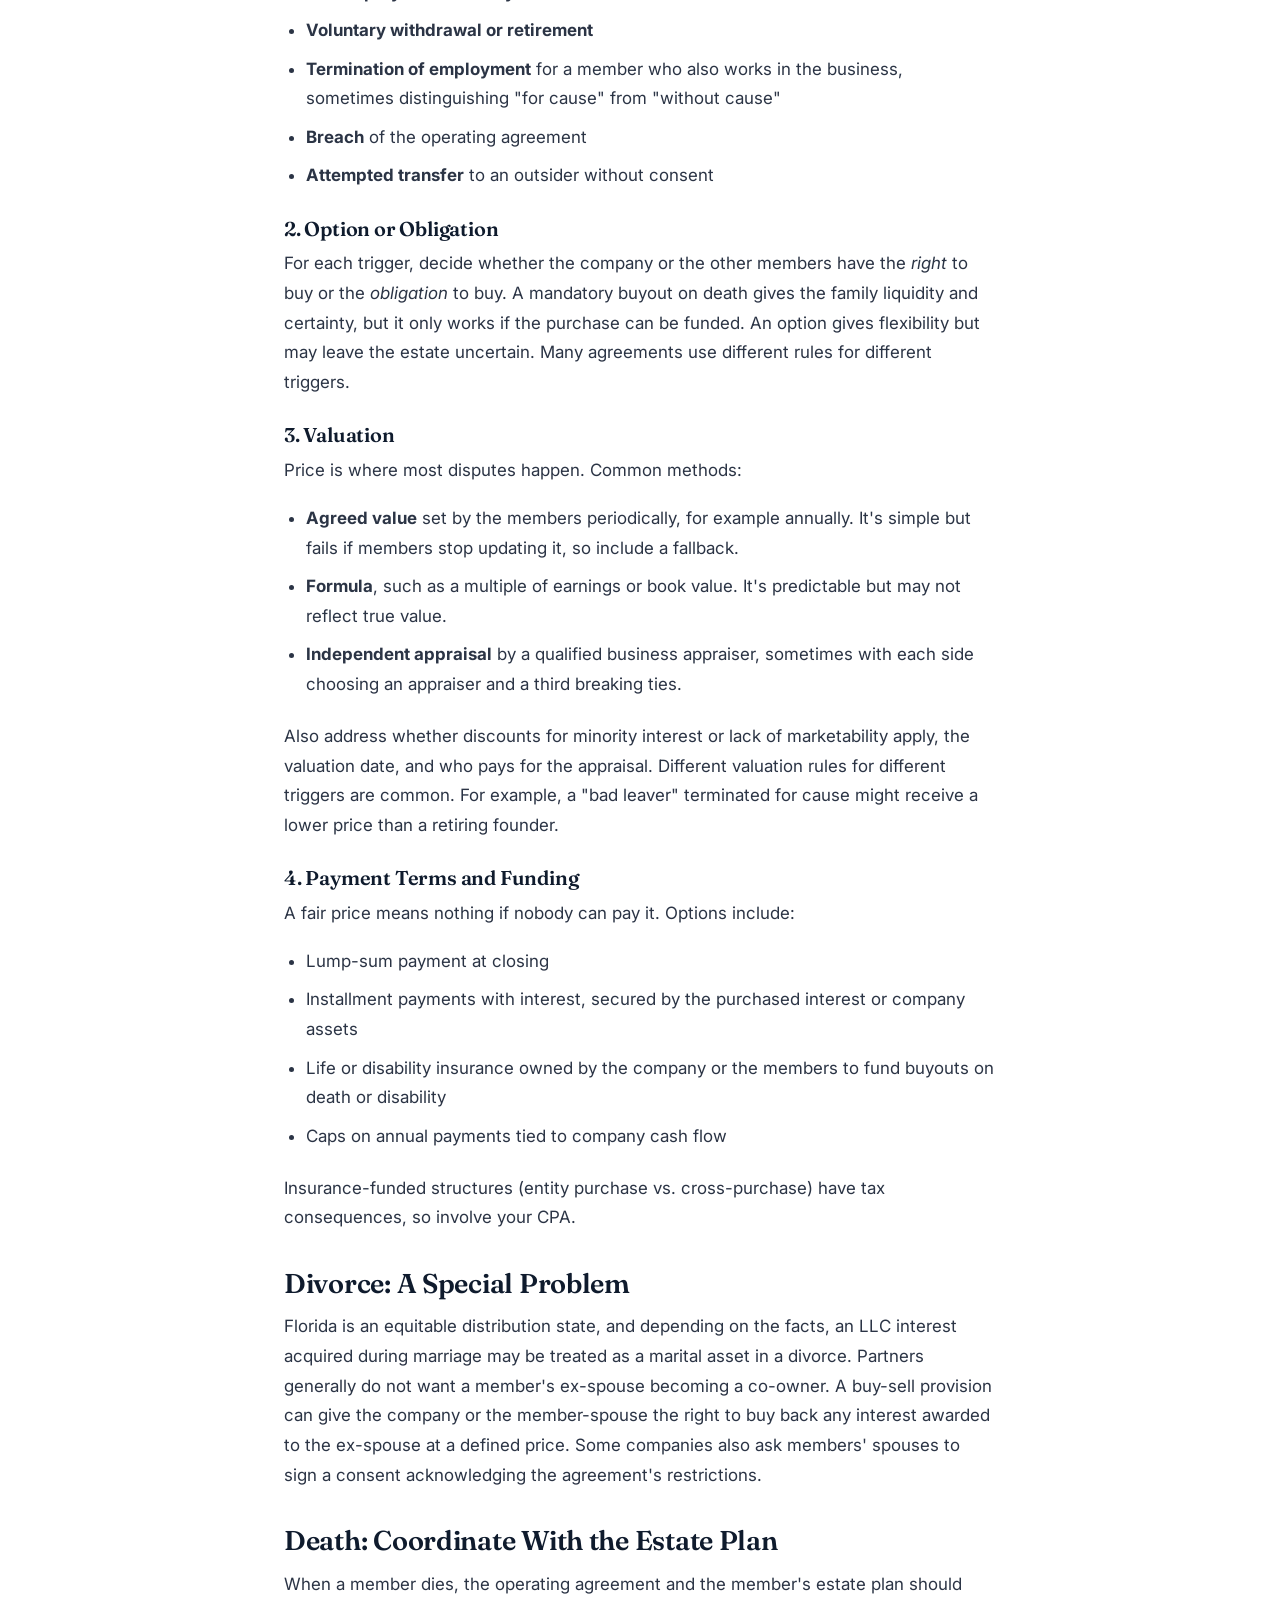
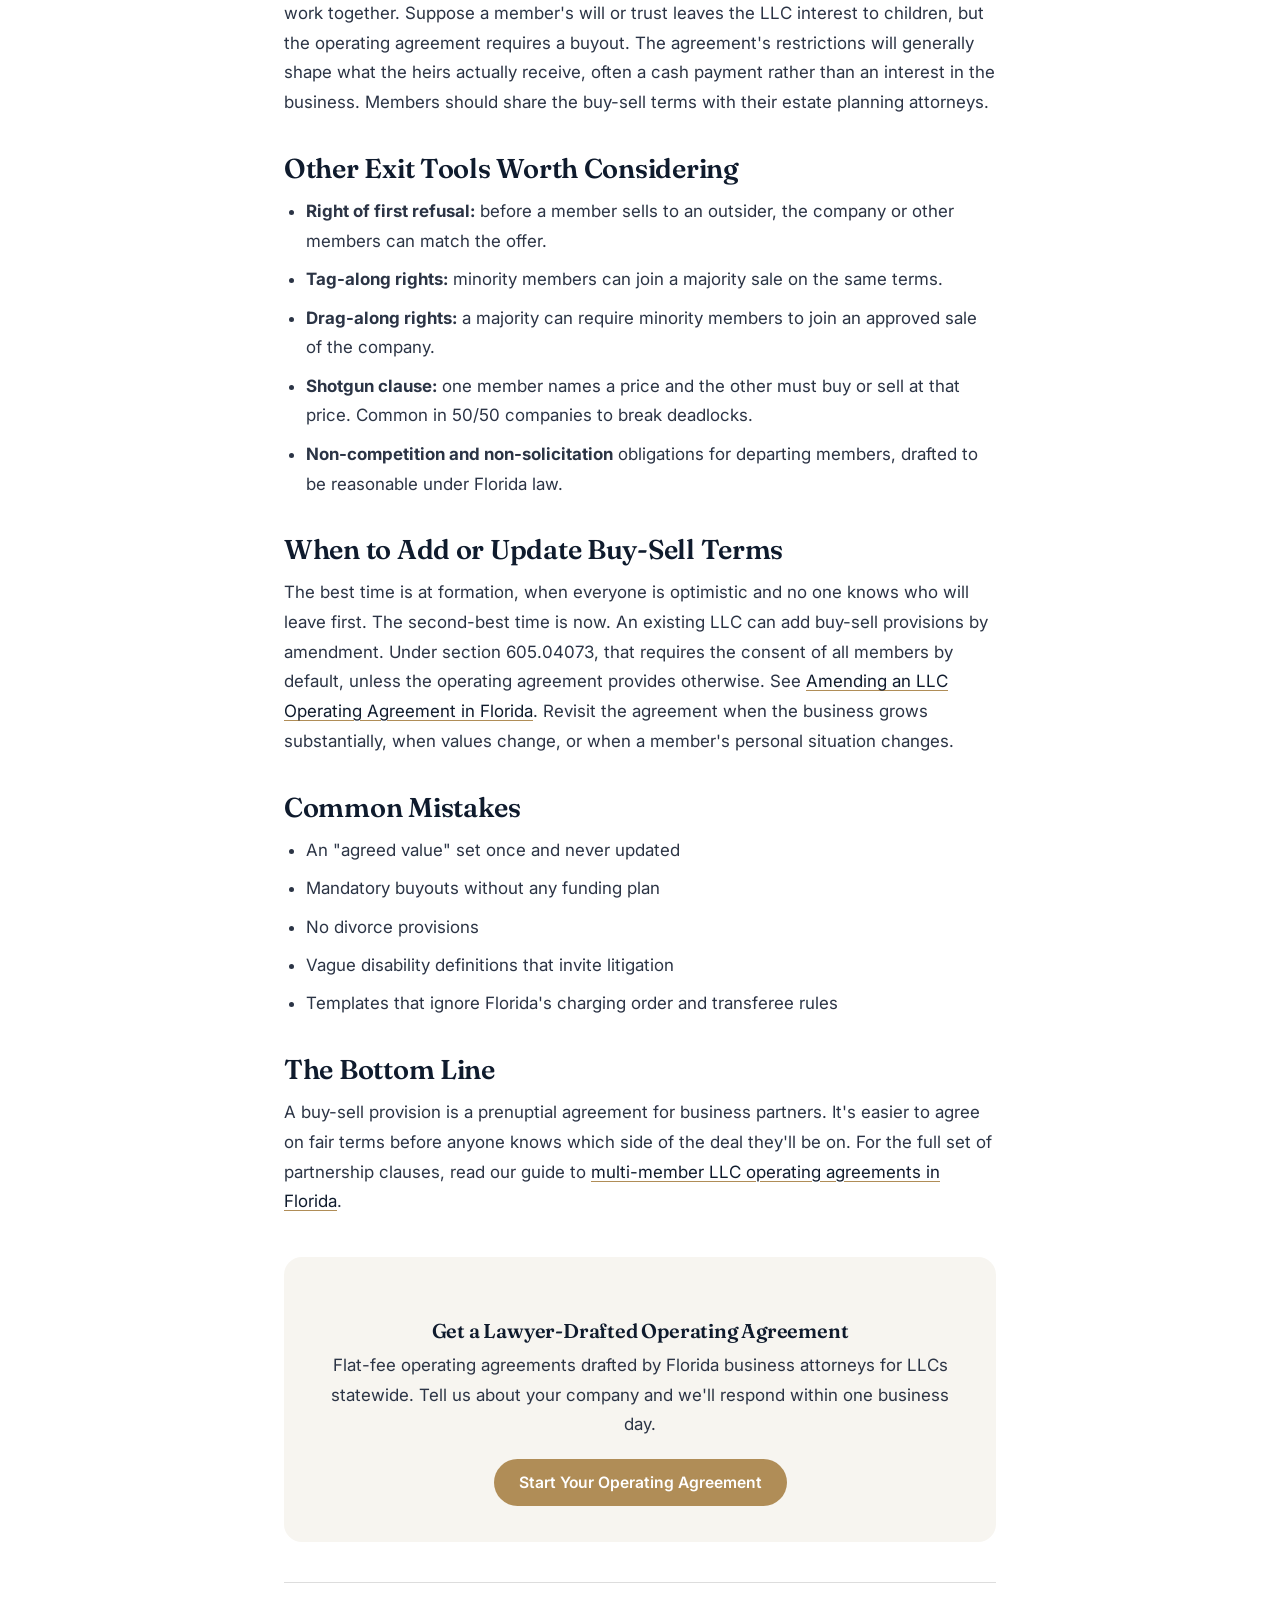
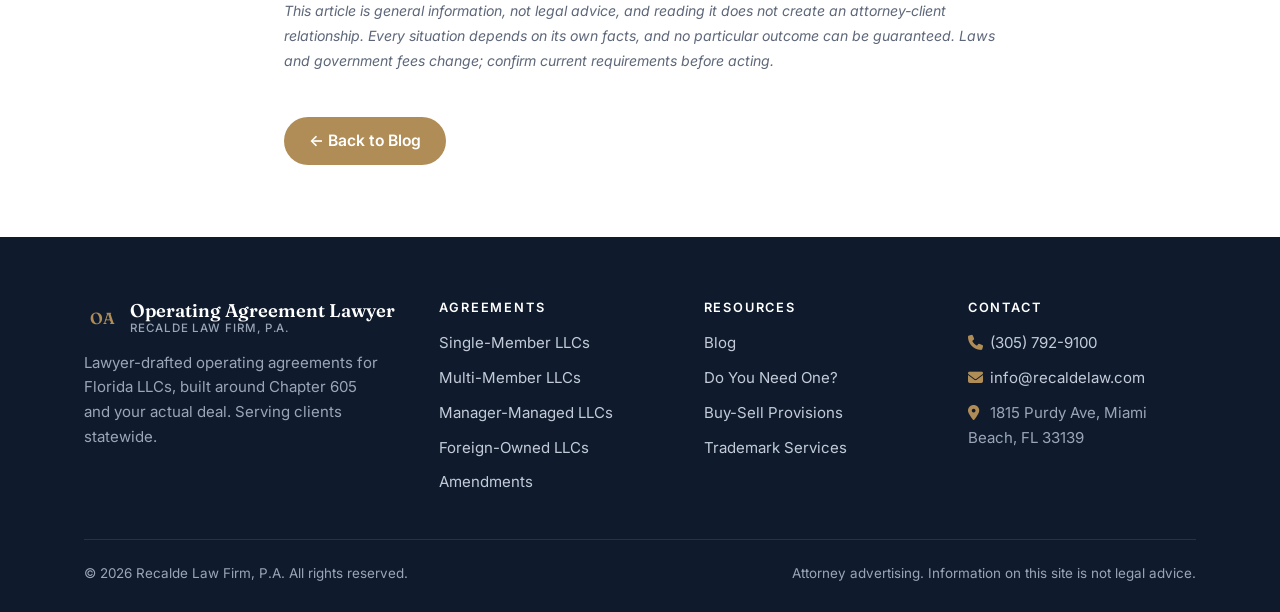
<file: blog-posts/buy-sell-provisions-llc-member-leaves-dies-divorces.html>
<!DOCTYPE html>
<html lang="en">
<head>
  <meta charset="UTF-8">
  <meta name="viewport" content="width=device-width, initial-scale=1.0">
  <title>LLC Buy-Sell Agreement Florida: Member Death, Divorce &amp; Exit | Recalde Law</title>
  <meta name="description" content="How buy-sell provisions in a Florida LLC operating agreement handle a member's death, disability, divorce, or exit: triggers, valuation, and funding.">
  <meta name="robots" content="index, follow">
  <link rel="canonical" href="https://operatingagreementlawyer.com/blog-posts/buy-sell-provisions-llc-member-leaves-dies-divorces.html">
  <meta property="og:type" content="article">
  <meta property="og:title" content="Buy-Sell Provisions: What Happens When an LLC Member Leaves, Dies, or Divorces">
  <meta property="og:description" content="How buy-sell provisions in a Florida LLC operating agreement handle a member's death, disability, divorce, or exit: triggers, valuation, and funding.">
  <meta property="og:url" content="https://operatingagreementlawyer.com/blog-posts/buy-sell-provisions-llc-member-leaves-dies-divorces.html">
  <link rel="preconnect" href="https://fonts.googleapis.com">
  <link rel="preconnect" href="https://fonts.gstatic.com" crossorigin>
  <link href="https://fonts.googleapis.com/css2?family=Fraunces:opsz,wght@9..144,500;9..144,600&family=Inter:wght@400;500;600&display=swap" rel="stylesheet">
  <link rel="stylesheet" href="https://cdnjs.cloudflare.com/ajax/libs/font-awesome/6.2.0/css/all.min.css">
  <link rel="stylesheet" href="../styles.css">
  <script async src="https://www.googletagmanager.com/gtag/js?id=AW-1020943370"></script>
  <script>
    window.dataLayer = window.dataLayer || [];
    function gtag(){dataLayer.push(arguments);}
    gtag('js', new Date());
    gtag('config', 'AW-1020943370');
  </script>
  <script type="application/ld+json">
{
  "@context": "https://schema.org",
  "@type": "Article",
  "headline": "Buy-Sell Provisions: What Happens When an LLC Member Leaves, Dies, or Divorces",
  "description": "How buy-sell provisions in a Florida LLC operating agreement handle a member's death, disability, divorce, or exit: triggers, valuation, and funding.",
  "datePublished": "2026-10-07",
  "dateModified": "2026-10-07",
  "mainEntityOfPage": {
    "@type": "WebPage",
    "@id": "https://operatingagreementlawyer.com/blog-posts/buy-sell-provisions-llc-member-leaves-dies-divorces.html"
  },
  "author": {
    "@type": "Organization",
    "name": "Recalde Law Firm, P.A."
  },
  "publisher": {
    "@type": "LegalService",
    "name": "Recalde Law Firm, P.A.",
    "url": "https://operatingagreementlawyer.com/",
    "telephone": "+1-305-792-9100",
    "address": {
      "@type": "PostalAddress",
      "streetAddress": "1815 Purdy Ave",
      "addressLocality": "Miami Beach",
      "addressRegion": "FL",
      "postalCode": "33139",
      "addressCountry": "US"
    },
    "areaServed": {
      "@type": "State",
      "name": "Florida"
    }
  }
}
  </script>
</head>
<body>
  <header class="site-header">
    <div class="container header-content">
      <a href="../index.html" class="logo"><span class="logo-mark">OA</span><span>Operating Agreement Lawyer<small>Recalde Law Firm, P.A.</small></span></a>
      <nav id="main-nav" aria-label="Main">
        <ul>
          <li><a href="../index.html#services">Agreements</a></li>
          <li><a href="../index.html#process">Process</a></li>
          <li><a href="../index.html#why">Why Us</a></li>
          <li><a href="../blog.html">Blog</a></li>
          <li><a href="../index.html#contact">Contact</a></li>
        </ul>
      </nav>
      <a href="../index.html#contact" class="btn btn-primary header-cta">Get Started</a>
      <button class="mobile-menu-button" aria-label="Toggle menu" aria-expanded="false"><i class="fas fa-bars"></i></button>
    </div>
  </header>
  <section class="hero page-hero">
    <div class="container">
      <div class="breadcrumb"><a href="../index.html">Home</a> / <a href="../blog.html">Blog</a></div>
      <h1>Buy-Sell Provisions: What Happens When an LLC Member Leaves, Dies, or Divorces</h1>
      <div class="hero-buttons">
        <a href="../index.html#contact" class="btn btn-primary">Get Started</a>
        <a href="#" class="btn btn-ghost schedule-button">Schedule a Call</a>
      </div>
    </div>
  </section>

<main class="blog-container">
  <p class="blog-post-date">October 7, 2026</p>
<p>Every multi-member LLC eventually faces a change in ownership. A member retires, gets divorced, becomes disabled, dies, or simply wants to move on. The question is whether the company has a plan. In a Florida LLC, that plan lives in the <strong>buy-sell provisions</strong> of the operating agreement. Without them, the remaining members may be stuck with an unwanted co-owner or have no clear way to buy out an interest at a fair price.</p>

<h2>What Florida Law Does Without a Buy-Sell Clause</h2>
<p>Chapter 605 of the Florida Statutes provides default rules, and they may not be what you expect:</p>
<ul>
<li>A member's dissociation does not entitle that person to a distribution (s. 605.0404(2)). There is no automatic buyout.</li>
<li>When a member dies or a member's interest is transferred, the successor generally receives economic rights as a transferee, not full membership rights, unless admitted as a member.</li>
<li>Under section 605.0503, a member's personal creditor in a multi-member LLC is generally limited to a charging order on distributions. That can leave the company sharing distributions with a creditor indefinitely.</li>
</ul>
<p>These defaults can leave a departing member or an estate holding an interest it can neither sell nor control, and leave the remaining members unable to clean up the ownership. A buy-sell section fixes that.</p>

<h2>The Four Building Blocks of a Buy-Sell Provision</h2>

<h3>1. Triggering Events</h3>
<p>List the events that start the buy-sell process. Common triggers include:</p>
<ul>
<li><strong>Death</strong> of a member</li>
<li><strong>Disability or incapacity</strong>, with a clear definition (for example, inability to perform duties for a set period)</li>
<li><strong>Divorce</strong>, where a spouse may receive an interest in a property settlement</li>
<li><strong>Bankruptcy or insolvency</strong> of a member</li>
<li><strong>Voluntary withdrawal or retirement</strong></li>
<li><strong>Termination of employment</strong> for a member who also works in the business, sometimes distinguishing "for cause" from "without cause"</li>
<li><strong>Breach</strong> of the operating agreement</li>
<li><strong>Attempted transfer</strong> to an outsider without consent</li>
</ul>

<h3>2. Option or Obligation</h3>
<p>For each trigger, decide whether the company or the other members have the <em>right</em> to buy or the <em>obligation</em> to buy. A mandatory buyout on death gives the family liquidity and certainty, but it only works if the purchase can be funded. An option gives flexibility but may leave the estate uncertain. Many agreements use different rules for different triggers.</p>

<h3>3. Valuation</h3>
<p>Price is where most disputes happen. Common methods:</p>
<ul>
<li><strong>Agreed value</strong> set by the members periodically, for example annually. It's simple but fails if members stop updating it, so include a fallback.</li>
<li><strong>Formula</strong>, such as a multiple of earnings or book value. It's predictable but may not reflect true value.</li>
<li><strong>Independent appraisal</strong> by a qualified business appraiser, sometimes with each side choosing an appraiser and a third breaking ties.</li>
</ul>
<p>Also address whether discounts for minority interest or lack of marketability apply, the valuation date, and who pays for the appraisal. Different valuation rules for different triggers are common. For example, a "bad leaver" terminated for cause might receive a lower price than a retiring founder.</p>

<h3>4. Payment Terms and Funding</h3>
<p>A fair price means nothing if nobody can pay it. Options include:</p>
<ul>
<li>Lump-sum payment at closing</li>
<li>Installment payments with interest, secured by the purchased interest or company assets</li>
<li>Life or disability insurance owned by the company or the members to fund buyouts on death or disability</li>
<li>Caps on annual payments tied to company cash flow</li>
</ul>
<p>Insurance-funded structures (entity purchase vs. cross-purchase) have tax consequences, so involve your CPA.</p>

<h2>Divorce: A Special Problem</h2>
<p>Florida is an equitable distribution state, and depending on the facts, an LLC interest acquired during marriage may be treated as a marital asset in a divorce. Partners generally do not want a member's ex-spouse becoming a co-owner. A buy-sell provision can give the company or the member-spouse the right to buy back any interest awarded to the ex-spouse at a defined price. Some companies also ask members' spouses to sign a consent acknowledging the agreement's restrictions.</p>

<h2>Death: Coordinate With the Estate Plan</h2>
<p>When a member dies, the operating agreement and the member's estate plan should work together. Suppose a member's will or trust leaves the LLC interest to children, but the operating agreement requires a buyout. The agreement's restrictions will generally shape what the heirs actually receive, often a cash payment rather than an interest in the business. Members should share the buy-sell terms with their estate planning attorneys.</p>

<h2>Other Exit Tools Worth Considering</h2>
<ul>
<li><strong>Right of first refusal:</strong> before a member sells to an outsider, the company or other members can match the offer.</li>
<li><strong>Tag-along rights:</strong> minority members can join a majority sale on the same terms.</li>
<li><strong>Drag-along rights:</strong> a majority can require minority members to join an approved sale of the company.</li>
<li><strong>Shotgun clause:</strong> one member names a price and the other must buy or sell at that price. Common in 50/50 companies to break deadlocks.</li>
<li><strong>Non-competition and non-solicitation</strong> obligations for departing members, drafted to be reasonable under Florida law.</li>
</ul>

<h2>When to Add or Update Buy-Sell Terms</h2>
<p>The best time is at formation, when everyone is optimistic and no one knows who will leave first. The second-best time is now. An existing LLC can add buy-sell provisions by amendment. Under section 605.04073, that requires the consent of all members by default, unless the operating agreement provides otherwise. See <a href="amend-llc-operating-agreement-florida.html">Amending an LLC Operating Agreement in Florida</a>. Revisit the agreement when the business grows substantially, when values change, or when a member's personal situation changes.</p>

<h2>Common Mistakes</h2>
<ul>
<li>An "agreed value" set once and never updated</li>
<li>Mandatory buyouts without any funding plan</li>
<li>No divorce provisions</li>
<li>Vague disability definitions that invite litigation</li>
<li>Templates that ignore Florida's charging order and transferee rules</li>
</ul>

<h2>The Bottom Line</h2>
<p>A buy-sell provision is a prenuptial agreement for business partners. It's easier to agree on fair terms before anyone knows which side of the deal they'll be on. For the full set of partnership clauses, read our guide to <a href="multi-member-llc-operating-agreement-florida.html">multi-member LLC operating agreements in Florida</a>.</p>

  <div style="text-align:center; margin: 40px 0; padding: 30px; background:#f3f5f9; border-radius:8px;">
    <h3>Get a Lawyer-Drafted Operating Agreement</h3>
    <p>Flat-fee operating agreements drafted by Florida business attorneys for LLCs statewide. Tell us about your company and we'll respond within one business day.</p>
    <a href="../index.html#contact" class="cta-button">Start Your Operating Agreement</a>
  </div>
<p class="legal-note" style="font-size:0.9rem;color:#666;border-top:1px solid #ddd;padding-top:1rem;margin-top:2rem;"><em>This article is general information, not legal advice, and reading it does not create an attorney-client relationship. Every situation depends on its own facts, and no particular outcome can be guaranteed. Laws and government fees change; confirm current requirements before acting.</em></p>
  <a href="../blog.html" class="cta-button" style="display:inline-block;margin-top:20px;">← Back to Blog</a>
</main>
  <footer class="footer">
    <div class="container">
      <div class="footer-content">
        <div class="footer-column footer-brand">
          <a href="../index.html" class="logo"><span class="logo-mark">OA</span><span>Operating Agreement Lawyer<small>Recalde Law Firm, P.A.</small></span></a>
          <p>Lawyer-drafted operating agreements for Florida LLCs, built around Chapter 605 and your actual deal. Serving clients statewide.</p>
        </div>
        <div class="footer-column"><h3>Agreements</h3><ul class="footer-links"><li><a href="../blog-posts/single-member-llc-operating-agreement-florida.html">Single-Member LLCs</a></li><li><a href="../blog-posts/multi-member-llc-operating-agreement-florida.html">Multi-Member LLCs</a></li><li><a href="../blog-posts/member-managed-vs-manager-managed-llc-florida.html">Manager-Managed LLCs</a></li><li><a href="../blog-posts/operating-agreement-foreign-owned-florida-llc.html">Foreign-Owned LLCs</a></li><li><a href="../blog-posts/amend-llc-operating-agreement-florida.html">Amendments</a></li></ul></div>
        <div class="footer-column"><h3>Resources</h3><ul class="footer-links"><li><a href="../blog.html">Blog</a></li><li><a href="../blog-posts/does-florida-llc-need-operating-agreement.html">Do You Need One?</a></li><li><a href="../blog-posts/buy-sell-provisions-llc-member-leaves-dies-divorces.html">Buy-Sell Provisions</a></li><li><a href="https://yourtmlawyer.com/">Trademark Services</a></li></ul></div>
        <div class="footer-column"><h3>Contact</h3>
          <ul class="footer-contact">
            <li><i class="fas fa-phone"></i> <a href="tel:+13057929100">(305) 792-9100</a></li>
            <li><i class="fas fa-envelope"></i> <a href="mailto:info@recaldelaw.com">info@recaldelaw.com</a></li>
            <li><i class="fas fa-map-marker-alt"></i> 1815 Purdy Ave, Miami Beach, FL 33139</li>
          </ul>
        </div>
      </div>
      <div class="footer-bottom">
        <div>&copy; 2026 Recalde Law Firm, P.A. All rights reserved.</div>
        <div>Attorney advertising. Information on this site is not legal advice.</div>
      </div>
    </div>
  </footer>
  <div class="calendly-popup" id="calendly-popup">
    <div class="calendly-content">
      <button class="close-calendly" id="close-calendly">&times;</button>
      <div class="calendly-inline-widget" data-url="https://calendly.com/rafael-recaldelaw/business-contracts" style="min-width:320px;height:100%;"></div>
    </div>
  </div>
  <script src="../script.js"></script>
  <script src="https://assets.calendly.com/assets/external/widget.js" async></script>
</body>
</html>
</file>
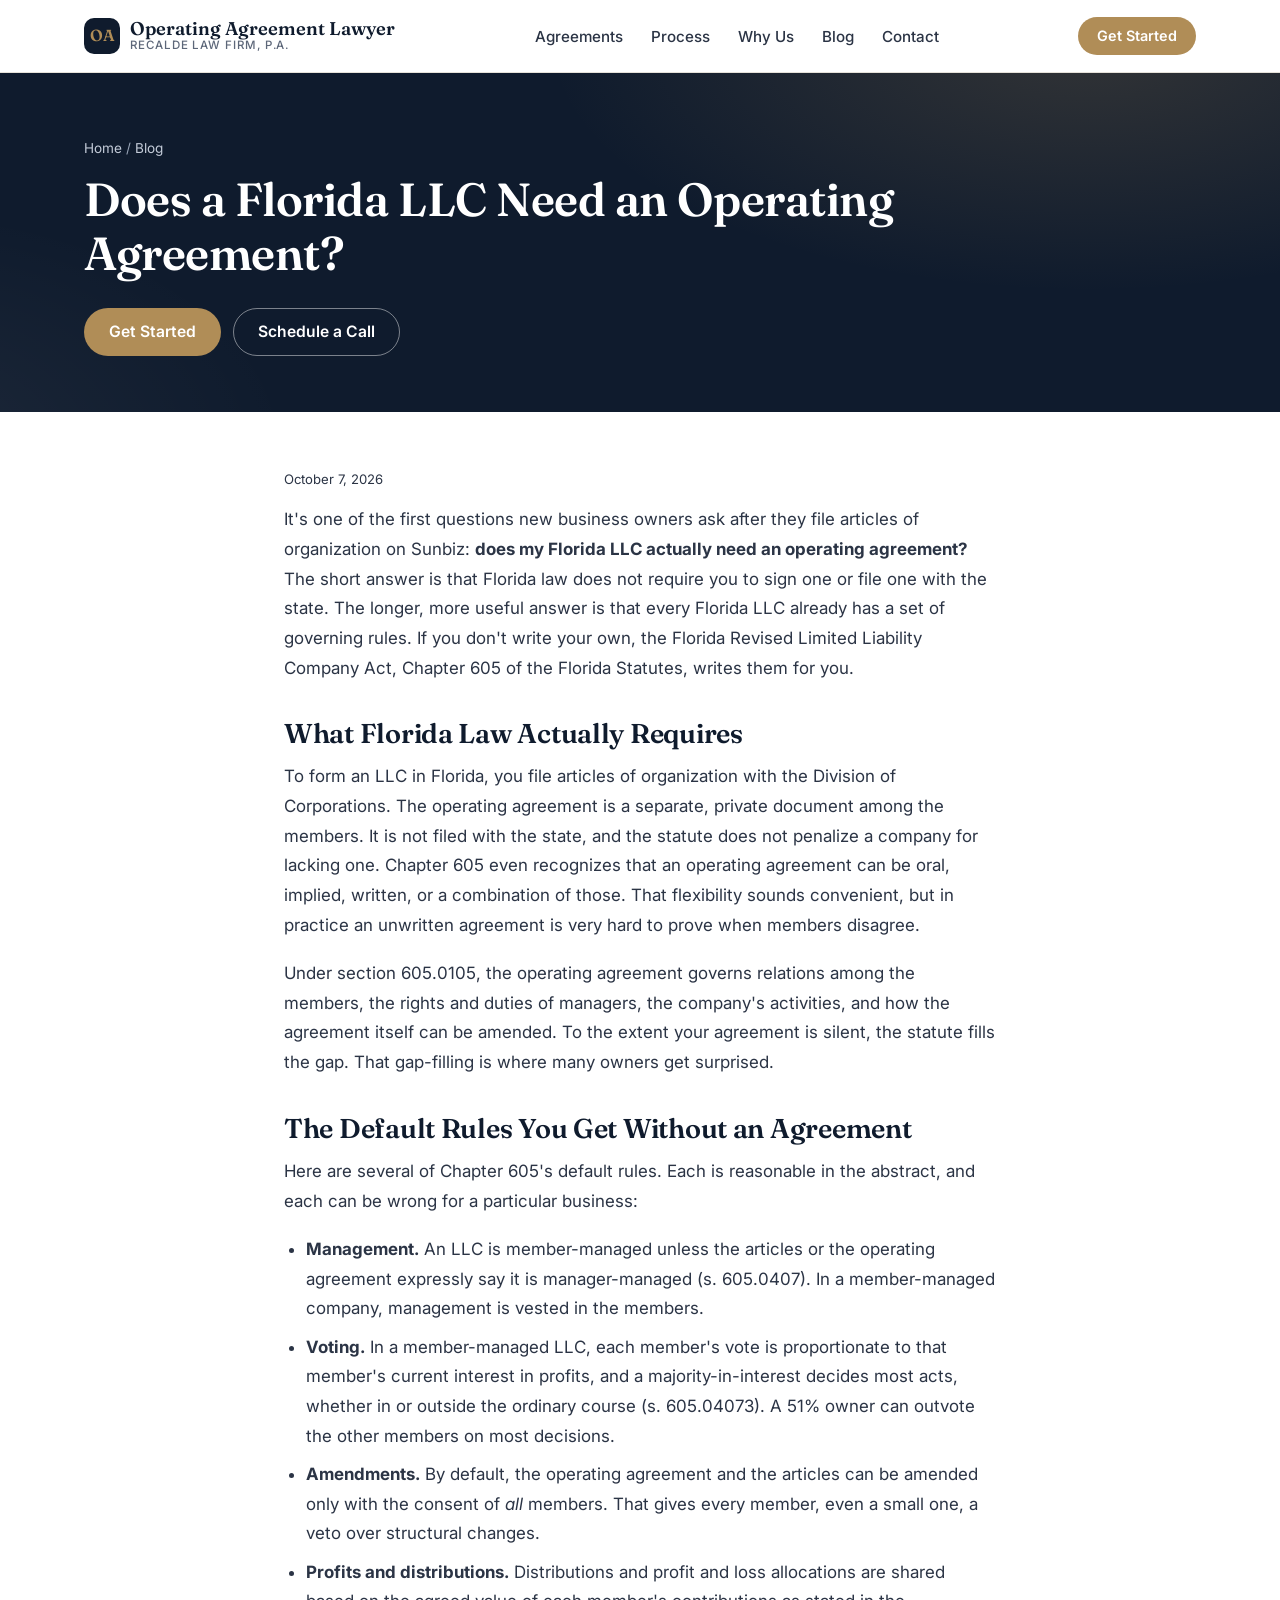
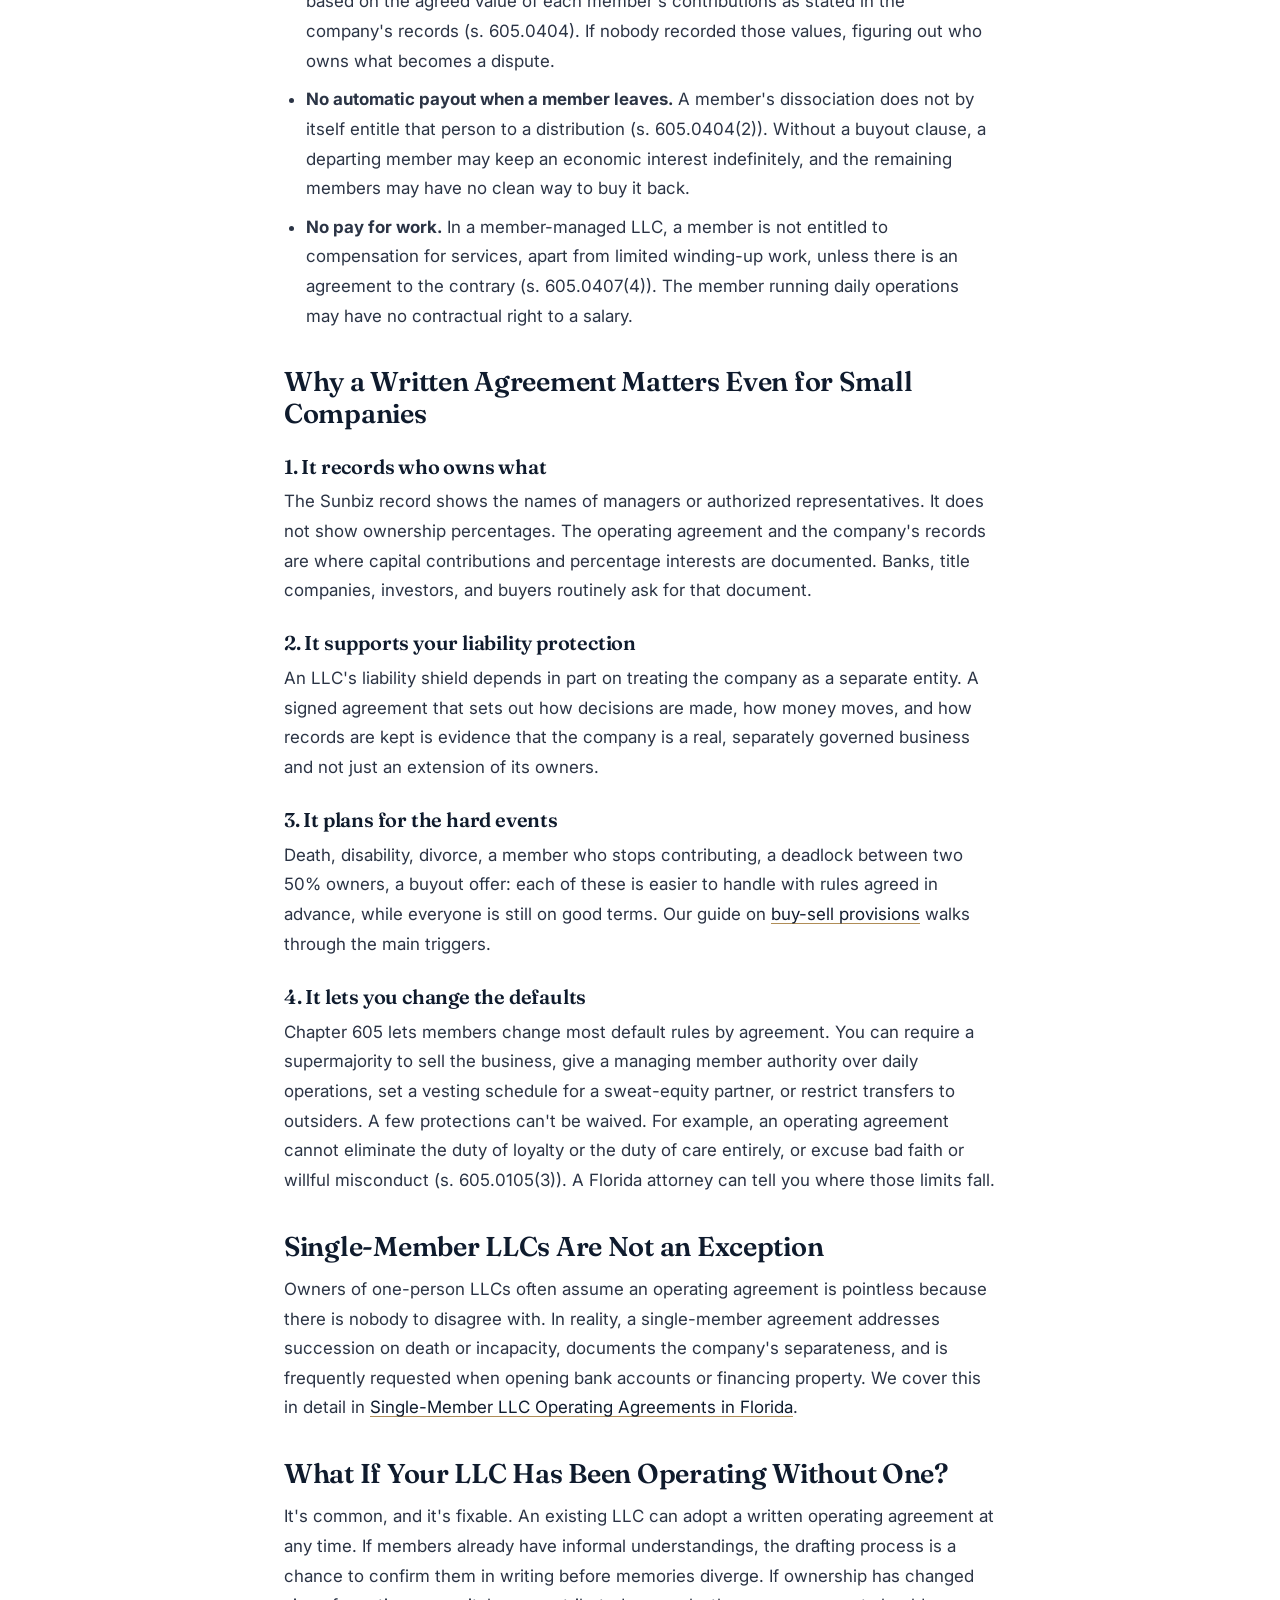
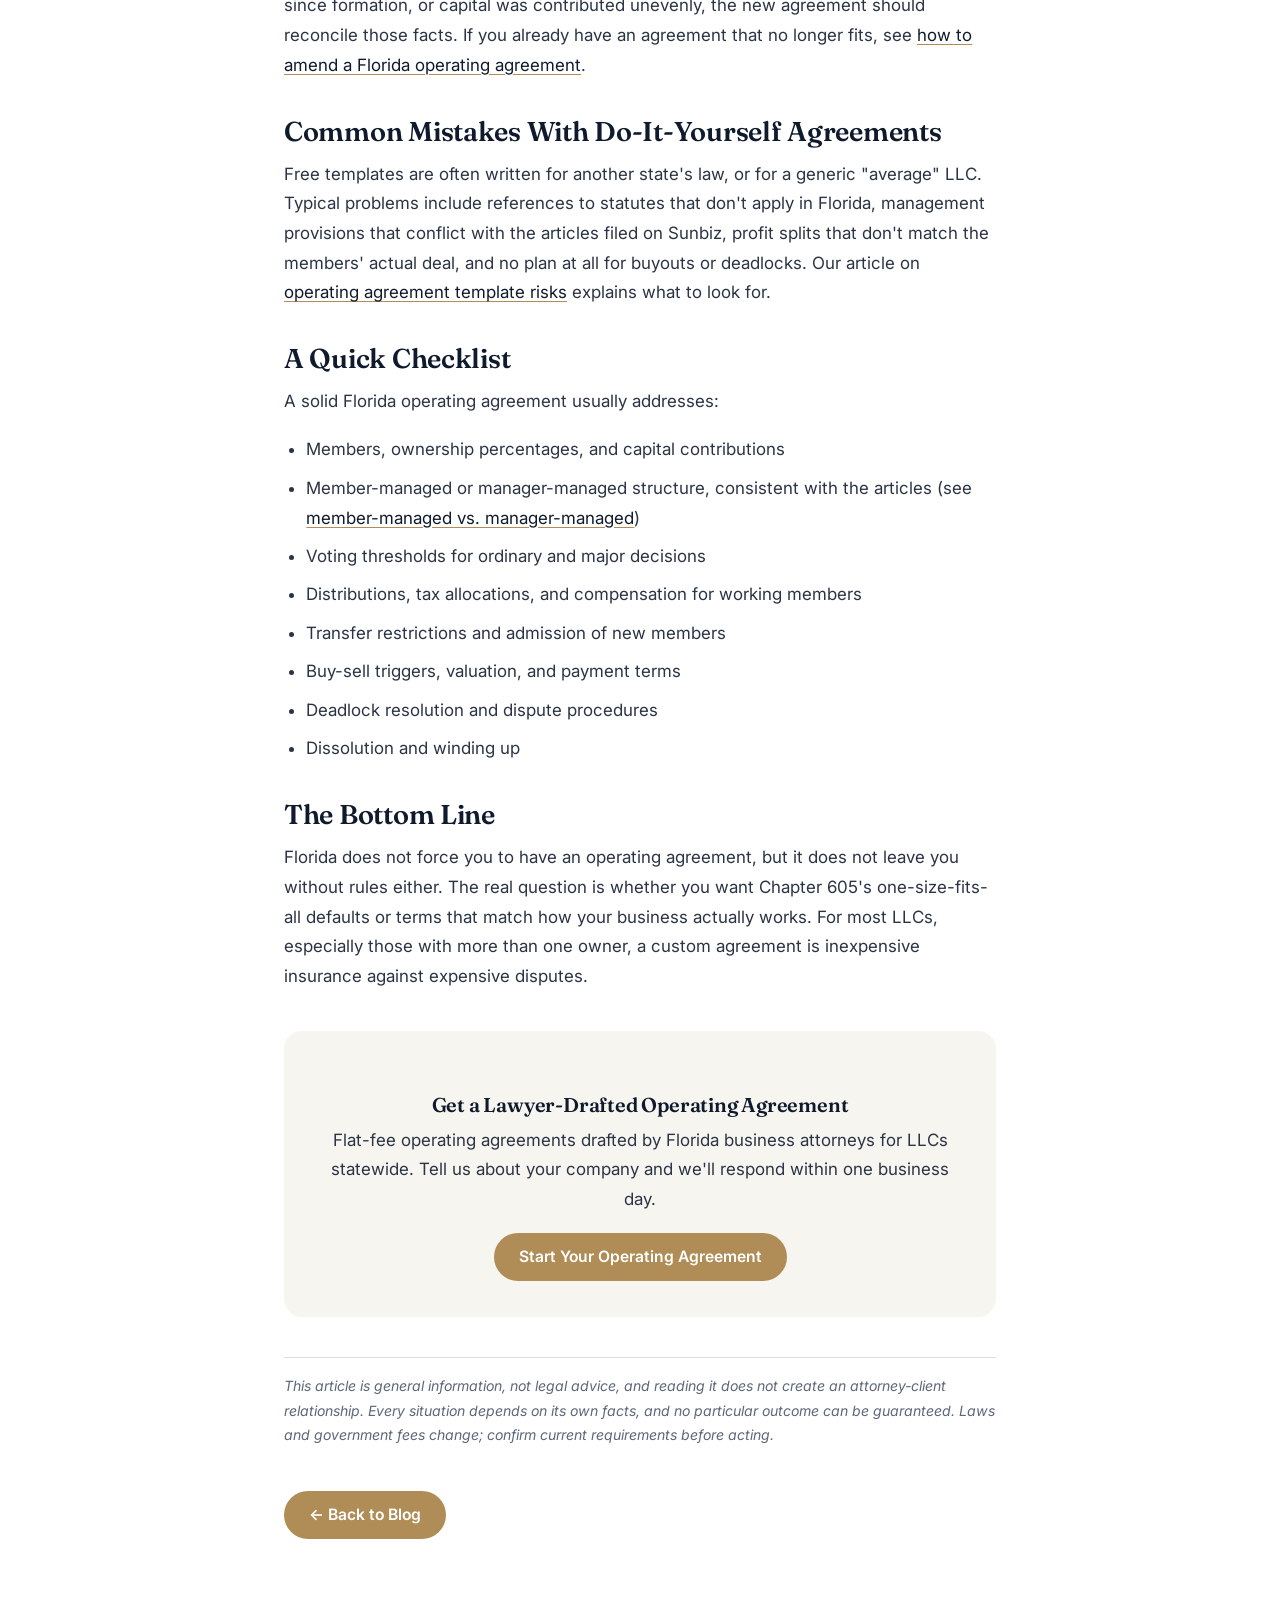
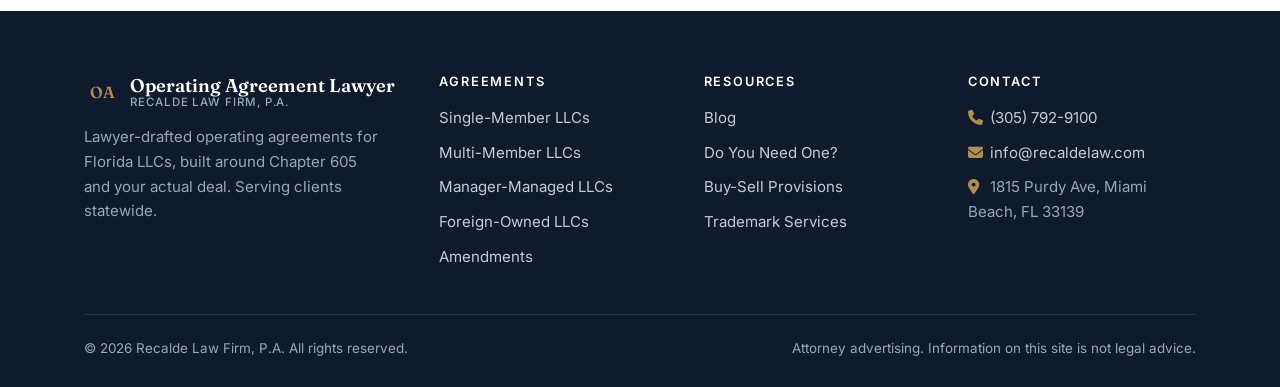
<file: blog-posts/does-florida-llc-need-operating-agreement.html>
<!DOCTYPE html>
<html lang="en">
<head>
  <meta charset="UTF-8">
  <meta name="viewport" content="width=device-width, initial-scale=1.0">
  <title>Does a Florida LLC Need an Operating Agreement? Ch. 605 Explained | Recalde Law</title>
  <meta name="description" content="Florida doesn't require LLCs to have an operating agreement, but without one Chapter 605's default rules control voting, profits, and exits.">
  <meta name="robots" content="index, follow">
  <link rel="canonical" href="https://operatingagreementlawyer.com/blog-posts/does-florida-llc-need-operating-agreement.html">
  <meta property="og:type" content="article">
  <meta property="og:title" content="Does a Florida LLC Need an Operating Agreement?">
  <meta property="og:description" content="Florida doesn't require LLCs to have an operating agreement, but without one Chapter 605's default rules control voting, profits, and exits.">
  <meta property="og:url" content="https://operatingagreementlawyer.com/blog-posts/does-florida-llc-need-operating-agreement.html">
  <link rel="preconnect" href="https://fonts.googleapis.com">
  <link rel="preconnect" href="https://fonts.gstatic.com" crossorigin>
  <link href="https://fonts.googleapis.com/css2?family=Fraunces:opsz,wght@9..144,500;9..144,600&family=Inter:wght@400;500;600&display=swap" rel="stylesheet">
  <link rel="stylesheet" href="https://cdnjs.cloudflare.com/ajax/libs/font-awesome/6.2.0/css/all.min.css">
  <link rel="stylesheet" href="../styles.css">
  <script async src="https://www.googletagmanager.com/gtag/js?id=AW-1020943370"></script>
  <script>
    window.dataLayer = window.dataLayer || [];
    function gtag(){dataLayer.push(arguments);}
    gtag('js', new Date());
    gtag('config', 'AW-1020943370');
  </script>
  <script type="application/ld+json">
{
  "@context": "https://schema.org",
  "@type": "Article",
  "headline": "Does a Florida LLC Need an Operating Agreement?",
  "description": "Florida doesn't require LLCs to have an operating agreement, but without one Chapter 605's default rules control voting, profits, and exits.",
  "datePublished": "2026-10-07",
  "dateModified": "2026-10-07",
  "mainEntityOfPage": {
    "@type": "WebPage",
    "@id": "https://operatingagreementlawyer.com/blog-posts/does-florida-llc-need-operating-agreement.html"
  },
  "author": {
    "@type": "Organization",
    "name": "Recalde Law Firm, P.A."
  },
  "publisher": {
    "@type": "LegalService",
    "name": "Recalde Law Firm, P.A.",
    "url": "https://operatingagreementlawyer.com/",
    "telephone": "+1-305-792-9100",
    "address": {
      "@type": "PostalAddress",
      "streetAddress": "1815 Purdy Ave",
      "addressLocality": "Miami Beach",
      "addressRegion": "FL",
      "postalCode": "33139",
      "addressCountry": "US"
    },
    "areaServed": {
      "@type": "State",
      "name": "Florida"
    }
  }
}
  </script>
</head>
<body>
  <header class="site-header">
    <div class="container header-content">
      <a href="../index.html" class="logo"><span class="logo-mark">OA</span><span>Operating Agreement Lawyer<small>Recalde Law Firm, P.A.</small></span></a>
      <nav id="main-nav" aria-label="Main">
        <ul>
          <li><a href="../index.html#services">Agreements</a></li>
          <li><a href="../index.html#process">Process</a></li>
          <li><a href="../index.html#why">Why Us</a></li>
          <li><a href="../blog.html">Blog</a></li>
          <li><a href="../index.html#contact">Contact</a></li>
        </ul>
      </nav>
      <a href="../index.html#contact" class="btn btn-primary header-cta">Get Started</a>
      <button class="mobile-menu-button" aria-label="Toggle menu" aria-expanded="false"><i class="fas fa-bars"></i></button>
    </div>
  </header>
  <section class="hero page-hero">
    <div class="container">
      <div class="breadcrumb"><a href="../index.html">Home</a> / <a href="../blog.html">Blog</a></div>
      <h1>Does a Florida LLC Need an Operating Agreement?</h1>
      <div class="hero-buttons">
        <a href="../index.html#contact" class="btn btn-primary">Get Started</a>
        <a href="#" class="btn btn-ghost schedule-button">Schedule a Call</a>
      </div>
    </div>
  </section>

<main class="blog-container">
  <p class="blog-post-date">October 7, 2026</p>
<p>It's one of the first questions new business owners ask after they file articles of organization on Sunbiz: <strong>does my Florida LLC actually need an operating agreement?</strong> The short answer is that Florida law does not require you to sign one or file one with the state. The longer, more useful answer is that every Florida LLC already has a set of governing rules. If you don't write your own, the Florida Revised Limited Liability Company Act, Chapter 605 of the Florida Statutes, writes them for you.</p>

<h2>What Florida Law Actually Requires</h2>
<p>To form an LLC in Florida, you file articles of organization with the Division of Corporations. The operating agreement is a separate, private document among the members. It is not filed with the state, and the statute does not penalize a company for lacking one. Chapter 605 even recognizes that an operating agreement can be oral, implied, written, or a combination of those. That flexibility sounds convenient, but in practice an unwritten agreement is very hard to prove when members disagree.</p>
<p>Under section 605.0105, the operating agreement governs relations among the members, the rights and duties of managers, the company's activities, and how the agreement itself can be amended. To the extent your agreement is silent, the statute fills the gap. That gap-filling is where many owners get surprised.</p>

<h2>The Default Rules You Get Without an Agreement</h2>
<p>Here are several of Chapter 605's default rules. Each is reasonable in the abstract, and each can be wrong for a particular business:</p>
<ul>
<li><strong>Management.</strong> An LLC is member-managed unless the articles or the operating agreement expressly say it is manager-managed (s. 605.0407). In a member-managed company, management is vested in the members.</li>
<li><strong>Voting.</strong> In a member-managed LLC, each member's vote is proportionate to that member's current interest in profits, and a majority-in-interest decides most acts, whether in or outside the ordinary course (s. 605.04073). A 51% owner can outvote the other members on most decisions.</li>
<li><strong>Amendments.</strong> By default, the operating agreement and the articles can be amended only with the consent of <em>all</em> members. That gives every member, even a small one, a veto over structural changes.</li>
<li><strong>Profits and distributions.</strong> Distributions and profit and loss allocations are shared based on the agreed value of each member's contributions as stated in the company's records (s. 605.0404). If nobody recorded those values, figuring out who owns what becomes a dispute.</li>
<li><strong>No automatic payout when a member leaves.</strong> A member's dissociation does not by itself entitle that person to a distribution (s. 605.0404(2)). Without a buyout clause, a departing member may keep an economic interest indefinitely, and the remaining members may have no clean way to buy it back.</li>
<li><strong>No pay for work.</strong> In a member-managed LLC, a member is not entitled to compensation for services, apart from limited winding-up work, unless there is an agreement to the contrary (s. 605.0407(4)). The member running daily operations may have no contractual right to a salary.</li>
</ul>

<h2>Why a Written Agreement Matters Even for Small Companies</h2>
<h3>1. It records who owns what</h3>
<p>The Sunbiz record shows the names of managers or authorized representatives. It does not show ownership percentages. The operating agreement and the company's records are where capital contributions and percentage interests are documented. Banks, title companies, investors, and buyers routinely ask for that document.</p>
<h3>2. It supports your liability protection</h3>
<p>An LLC's liability shield depends in part on treating the company as a separate entity. A signed agreement that sets out how decisions are made, how money moves, and how records are kept is evidence that the company is a real, separately governed business and not just an extension of its owners.</p>
<h3>3. It plans for the hard events</h3>
<p>Death, disability, divorce, a member who stops contributing, a deadlock between two 50% owners, a buyout offer: each of these is easier to handle with rules agreed in advance, while everyone is still on good terms. Our guide on <a href="buy-sell-provisions-llc-member-leaves-dies-divorces.html">buy-sell provisions</a> walks through the main triggers.</p>
<h3>4. It lets you change the defaults</h3>
<p>Chapter 605 lets members change most default rules by agreement. You can require a supermajority to sell the business, give a managing member authority over daily operations, set a vesting schedule for a sweat-equity partner, or restrict transfers to outsiders. A few protections can't be waived. For example, an operating agreement cannot eliminate the duty of loyalty or the duty of care entirely, or excuse bad faith or willful misconduct (s. 605.0105(3)). A Florida attorney can tell you where those limits fall.</p>

<h2>Single-Member LLCs Are Not an Exception</h2>
<p>Owners of one-person LLCs often assume an operating agreement is pointless because there is nobody to disagree with. In reality, a single-member agreement addresses succession on death or incapacity, documents the company's separateness, and is frequently requested when opening bank accounts or financing property. We cover this in detail in <a href="single-member-llc-operating-agreement-florida.html">Single-Member LLC Operating Agreements in Florida</a>.</p>

<h2>What If Your LLC Has Been Operating Without One?</h2>
<p>It's common, and it's fixable. An existing LLC can adopt a written operating agreement at any time. If members already have informal understandings, the drafting process is a chance to confirm them in writing before memories diverge. If ownership has changed since formation, or capital was contributed unevenly, the new agreement should reconcile those facts. If you already have an agreement that no longer fits, see <a href="amend-llc-operating-agreement-florida.html">how to amend a Florida operating agreement</a>.</p>

<h2>Common Mistakes With Do-It-Yourself Agreements</h2>
<p>Free templates are often written for another state's law, or for a generic "average" LLC. Typical problems include references to statutes that don't apply in Florida, management provisions that conflict with the articles filed on Sunbiz, profit splits that don't match the members' actual deal, and no plan at all for buyouts or deadlocks. Our article on <a href="llc-operating-agreement-template-risks-florida.html">operating agreement template risks</a> explains what to look for.</p>

<h2>A Quick Checklist</h2>
<p>A solid Florida operating agreement usually addresses:</p>
<ul>
<li>Members, ownership percentages, and capital contributions</li>
<li>Member-managed or manager-managed structure, consistent with the articles (see <a href="member-managed-vs-manager-managed-llc-florida.html">member-managed vs. manager-managed</a>)</li>
<li>Voting thresholds for ordinary and major decisions</li>
<li>Distributions, tax allocations, and compensation for working members</li>
<li>Transfer restrictions and admission of new members</li>
<li>Buy-sell triggers, valuation, and payment terms</li>
<li>Deadlock resolution and dispute procedures</li>
<li>Dissolution and winding up</li>
</ul>

<h2>The Bottom Line</h2>
<p>Florida does not force you to have an operating agreement, but it does not leave you without rules either. The real question is whether you want Chapter 605's one-size-fits-all defaults or terms that match how your business actually works. For most LLCs, especially those with more than one owner, a custom agreement is inexpensive insurance against expensive disputes.</p>

  <div style="text-align:center; margin: 40px 0; padding: 30px; background:#f3f5f9; border-radius:8px;">
    <h3>Get a Lawyer-Drafted Operating Agreement</h3>
    <p>Flat-fee operating agreements drafted by Florida business attorneys for LLCs statewide. Tell us about your company and we'll respond within one business day.</p>
    <a href="../index.html#contact" class="cta-button">Start Your Operating Agreement</a>
  </div>
<p class="legal-note" style="font-size:0.9rem;color:#666;border-top:1px solid #ddd;padding-top:1rem;margin-top:2rem;"><em>This article is general information, not legal advice, and reading it does not create an attorney-client relationship. Every situation depends on its own facts, and no particular outcome can be guaranteed. Laws and government fees change; confirm current requirements before acting.</em></p>
  <a href="../blog.html" class="cta-button" style="display:inline-block;margin-top:20px;">← Back to Blog</a>
</main>
  <footer class="footer">
    <div class="container">
      <div class="footer-content">
        <div class="footer-column footer-brand">
          <a href="../index.html" class="logo"><span class="logo-mark">OA</span><span>Operating Agreement Lawyer<small>Recalde Law Firm, P.A.</small></span></a>
          <p>Lawyer-drafted operating agreements for Florida LLCs, built around Chapter 605 and your actual deal. Serving clients statewide.</p>
        </div>
        <div class="footer-column"><h3>Agreements</h3><ul class="footer-links"><li><a href="../blog-posts/single-member-llc-operating-agreement-florida.html">Single-Member LLCs</a></li><li><a href="../blog-posts/multi-member-llc-operating-agreement-florida.html">Multi-Member LLCs</a></li><li><a href="../blog-posts/member-managed-vs-manager-managed-llc-florida.html">Manager-Managed LLCs</a></li><li><a href="../blog-posts/operating-agreement-foreign-owned-florida-llc.html">Foreign-Owned LLCs</a></li><li><a href="../blog-posts/amend-llc-operating-agreement-florida.html">Amendments</a></li></ul></div>
        <div class="footer-column"><h3>Resources</h3><ul class="footer-links"><li><a href="../blog.html">Blog</a></li><li><a href="../blog-posts/does-florida-llc-need-operating-agreement.html">Do You Need One?</a></li><li><a href="../blog-posts/buy-sell-provisions-llc-member-leaves-dies-divorces.html">Buy-Sell Provisions</a></li><li><a href="https://yourtmlawyer.com/">Trademark Services</a></li></ul></div>
        <div class="footer-column"><h3>Contact</h3>
          <ul class="footer-contact">
            <li><i class="fas fa-phone"></i> <a href="tel:+13057929100">(305) 792-9100</a></li>
            <li><i class="fas fa-envelope"></i> <a href="mailto:info@recaldelaw.com">info@recaldelaw.com</a></li>
            <li><i class="fas fa-map-marker-alt"></i> 1815 Purdy Ave, Miami Beach, FL 33139</li>
          </ul>
        </div>
      </div>
      <div class="footer-bottom">
        <div>&copy; 2026 Recalde Law Firm, P.A. All rights reserved.</div>
        <div>Attorney advertising. Information on this site is not legal advice.</div>
      </div>
    </div>
  </footer>
  <div class="calendly-popup" id="calendly-popup">
    <div class="calendly-content">
      <button class="close-calendly" id="close-calendly">&times;</button>
      <div class="calendly-inline-widget" data-url="https://calendly.com/rafael-recaldelaw/business-contracts" style="min-width:320px;height:100%;"></div>
    </div>
  </div>
  <script src="../script.js"></script>
  <script src="https://assets.calendly.com/assets/external/widget.js" async></script>
</body>
</html>
</file>
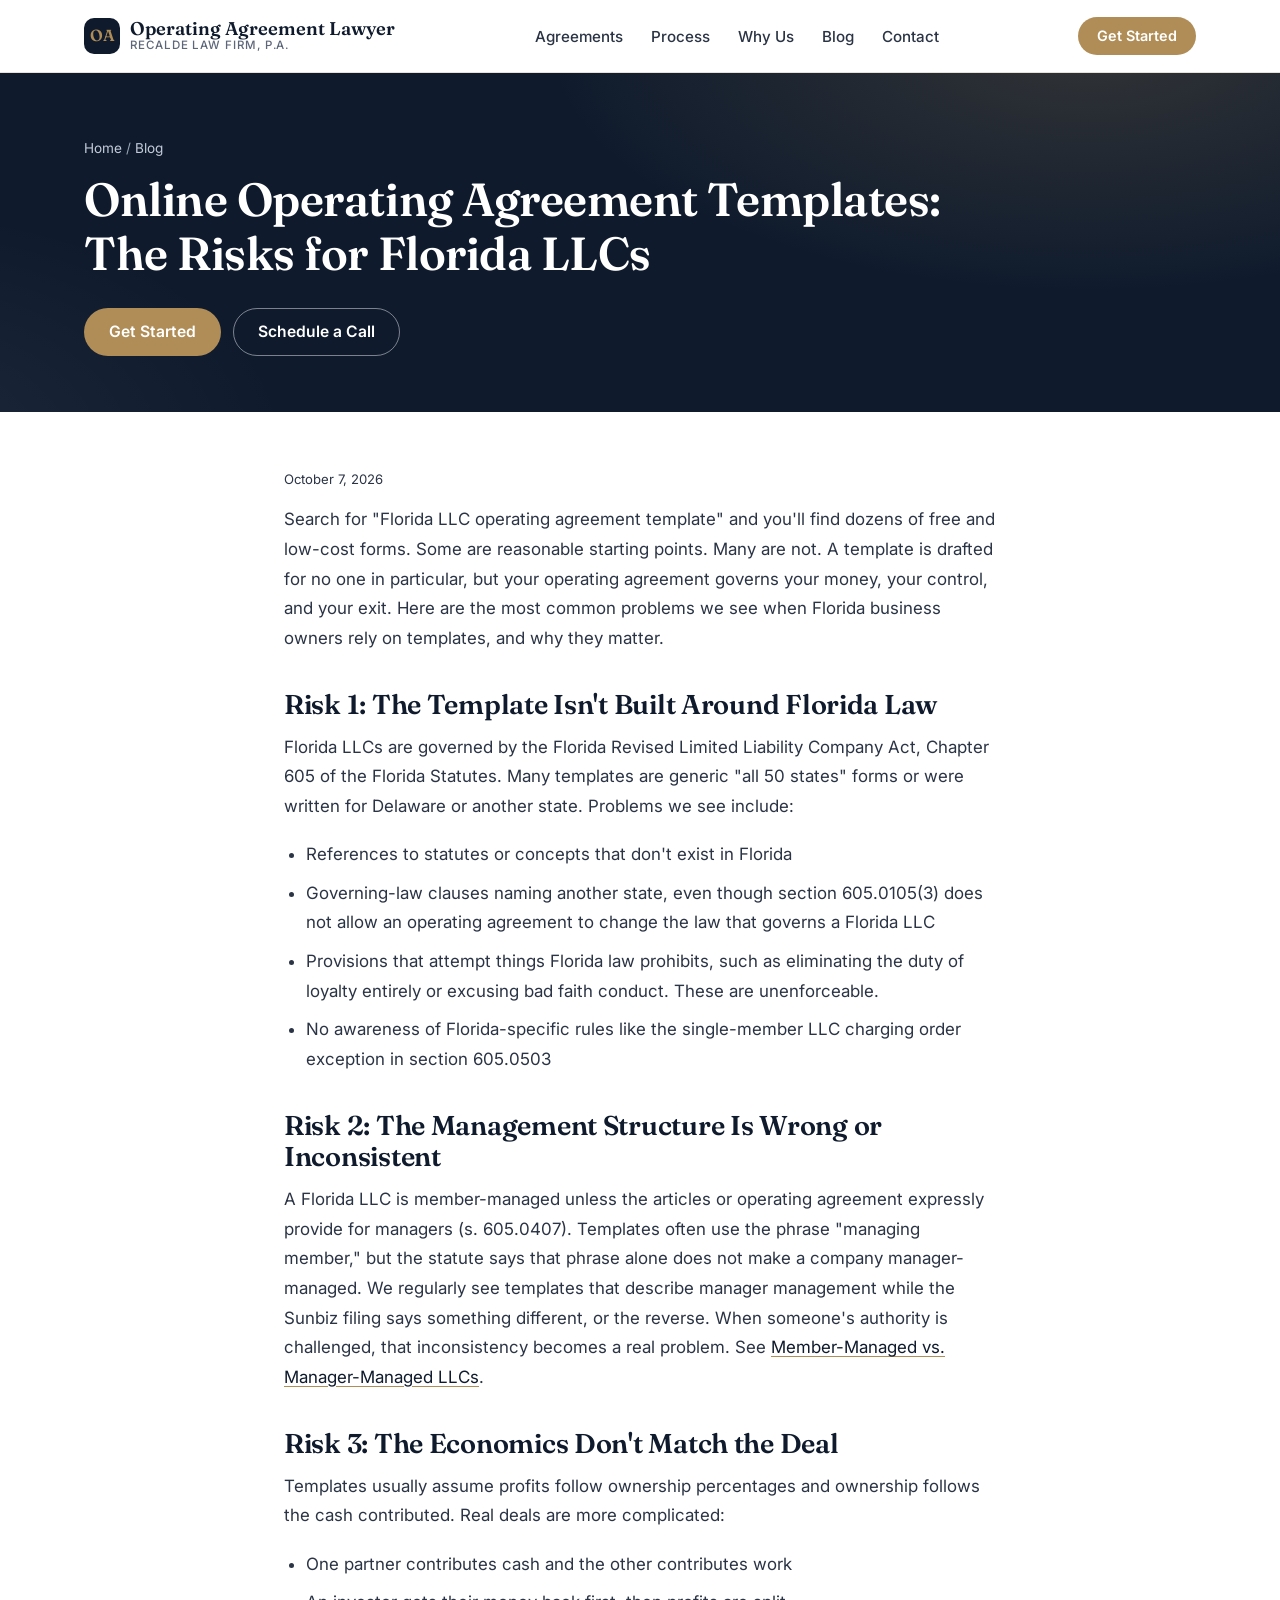
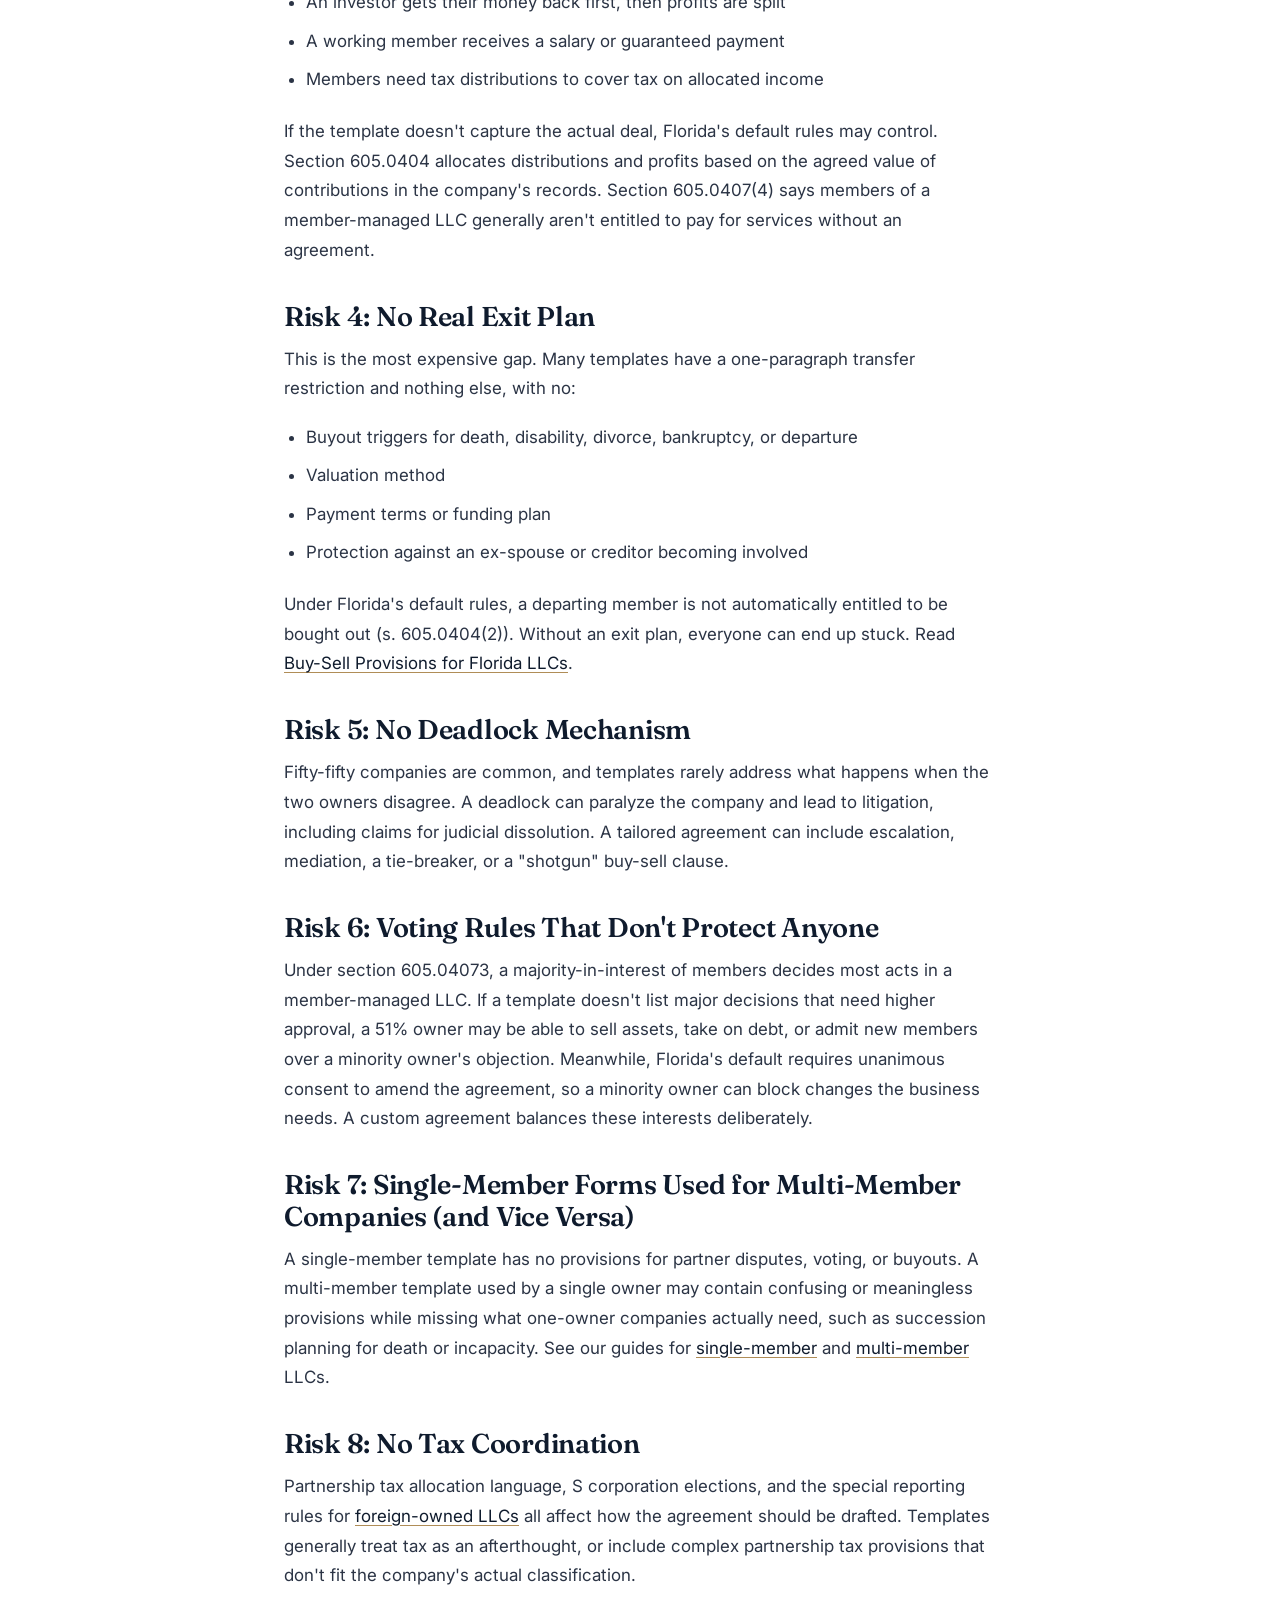
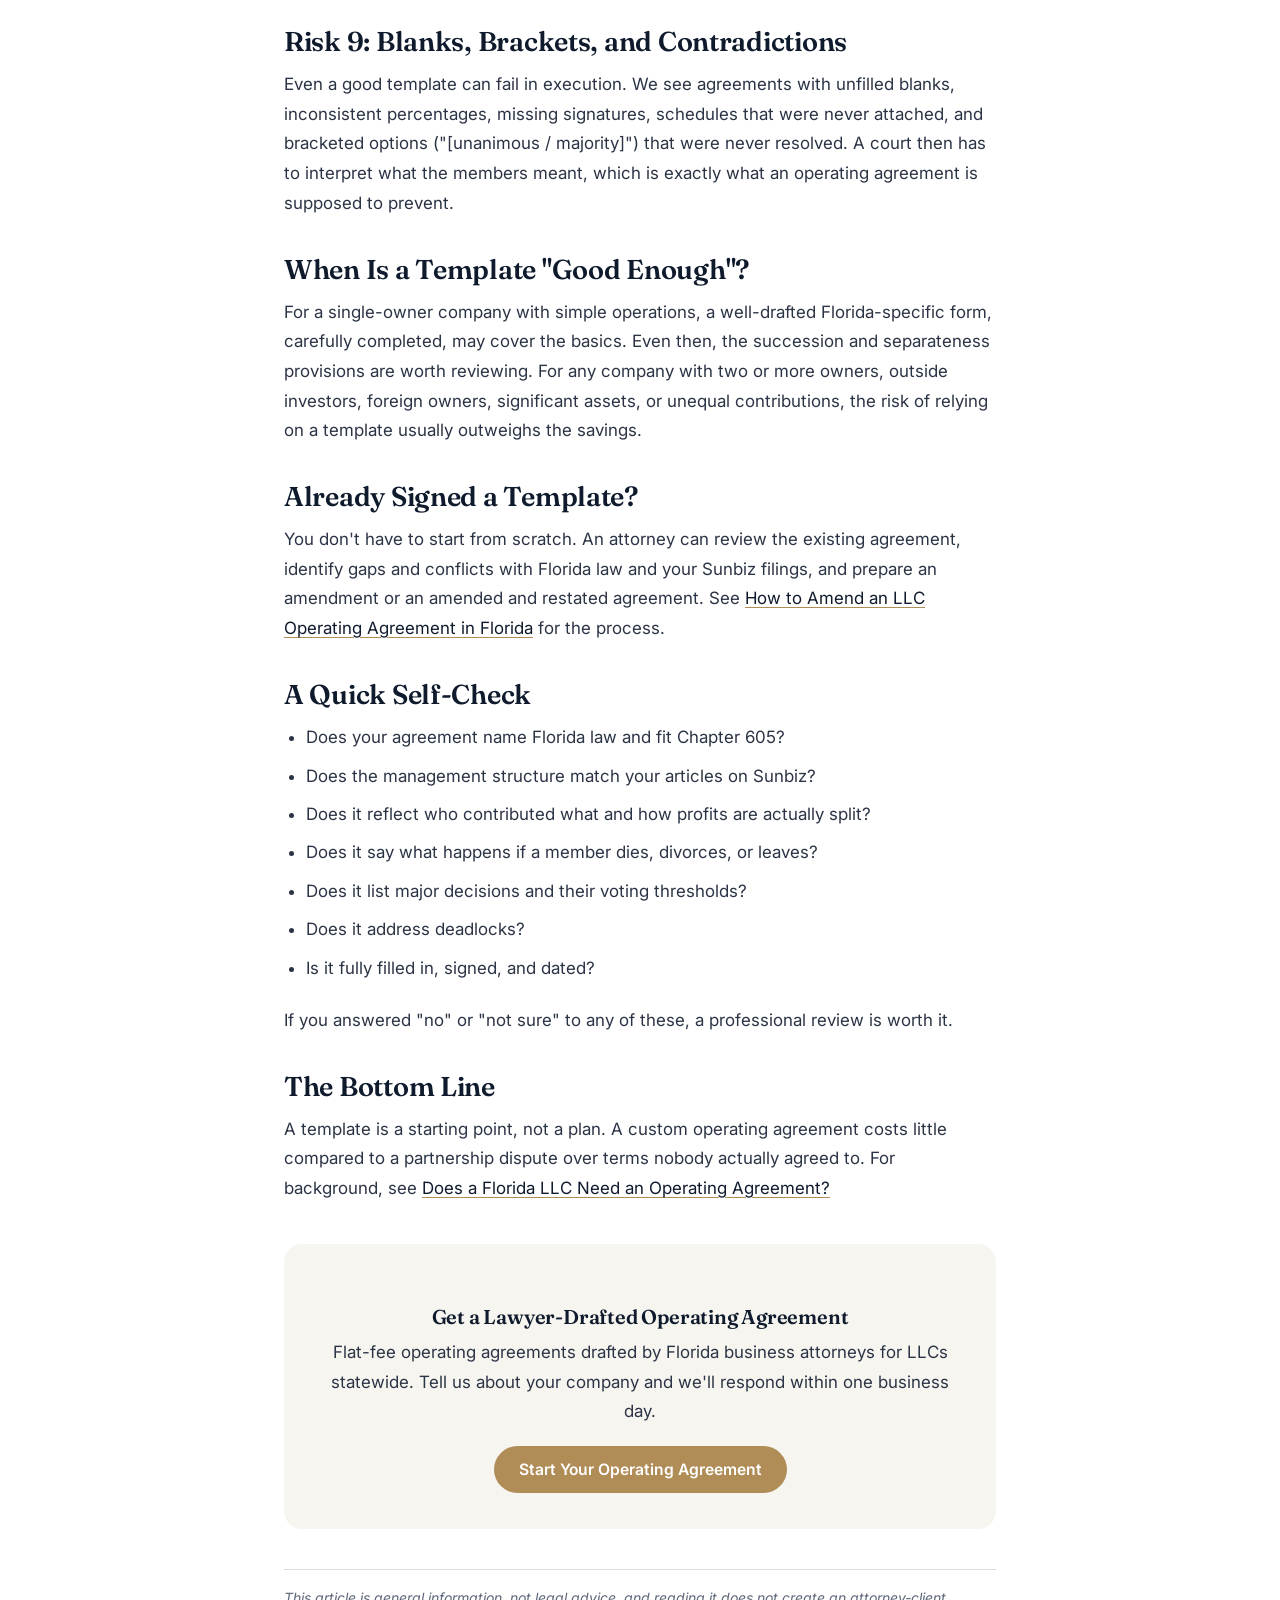
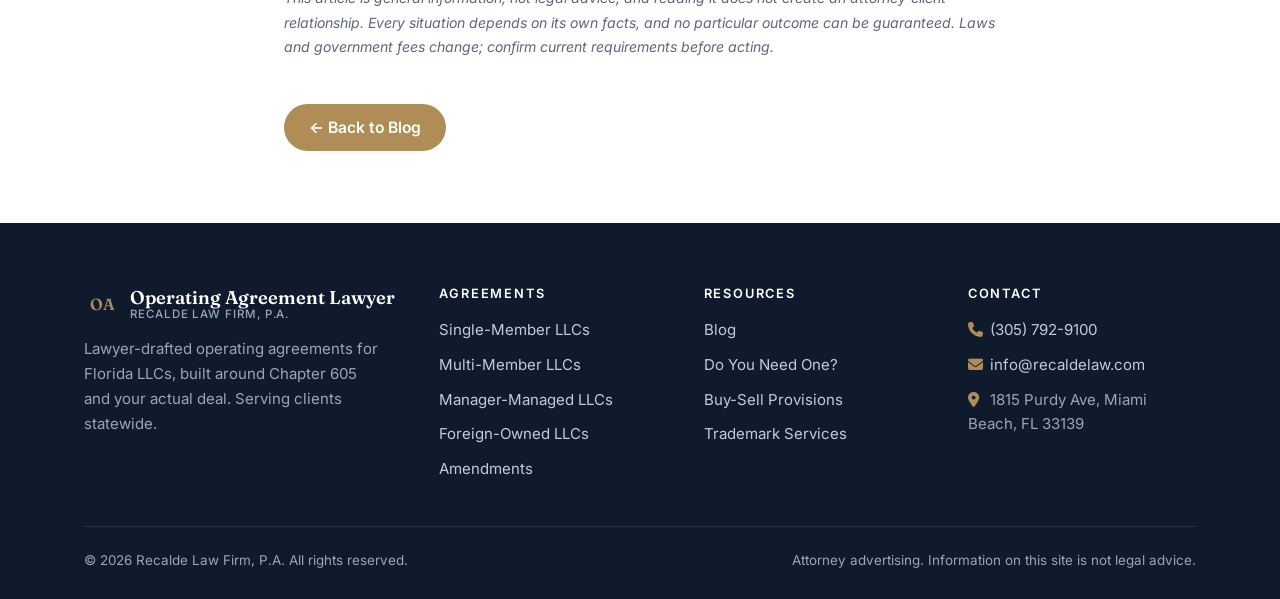
<file: blog-posts/llc-operating-agreement-template-risks-florida.html>
<!DOCTYPE html>
<html lang="en">
<head>
  <meta charset="UTF-8">
  <meta name="viewport" content="width=device-width, initial-scale=1.0">
  <title>LLC Operating Agreement Template Florida: Risks &amp; Common Gaps | Recalde Law</title>
  <meta name="description" content="Free LLC operating agreement templates often miss Florida law and your actual deal. The most common gaps and how they cause disputes.">
  <meta name="robots" content="index, follow">
  <link rel="canonical" href="https://operatingagreementlawyer.com/blog-posts/llc-operating-agreement-template-risks-florida.html">
  <meta property="og:type" content="article">
  <meta property="og:title" content="Online Operating Agreement Templates: The Risks for Florida LLCs">
  <meta property="og:description" content="Free LLC operating agreement templates often miss Florida law and your actual deal. The most common gaps and how they cause disputes.">
  <meta property="og:url" content="https://operatingagreementlawyer.com/blog-posts/llc-operating-agreement-template-risks-florida.html">
  <link rel="preconnect" href="https://fonts.googleapis.com">
  <link rel="preconnect" href="https://fonts.gstatic.com" crossorigin>
  <link href="https://fonts.googleapis.com/css2?family=Fraunces:opsz,wght@9..144,500;9..144,600&family=Inter:wght@400;500;600&display=swap" rel="stylesheet">
  <link rel="stylesheet" href="https://cdnjs.cloudflare.com/ajax/libs/font-awesome/6.2.0/css/all.min.css">
  <link rel="stylesheet" href="../styles.css">
  <script async src="https://www.googletagmanager.com/gtag/js?id=AW-1020943370"></script>
  <script>
    window.dataLayer = window.dataLayer || [];
    function gtag(){dataLayer.push(arguments);}
    gtag('js', new Date());
    gtag('config', 'AW-1020943370');
  </script>
  <script type="application/ld+json">
{
  "@context": "https://schema.org",
  "@type": "Article",
  "headline": "Online Operating Agreement Templates: The Risks for Florida LLCs",
  "description": "Free LLC operating agreement templates often miss Florida law and your actual deal. The most common gaps and how they cause disputes.",
  "datePublished": "2026-10-07",
  "dateModified": "2026-10-07",
  "mainEntityOfPage": {
    "@type": "WebPage",
    "@id": "https://operatingagreementlawyer.com/blog-posts/llc-operating-agreement-template-risks-florida.html"
  },
  "author": {
    "@type": "Organization",
    "name": "Recalde Law Firm, P.A."
  },
  "publisher": {
    "@type": "LegalService",
    "name": "Recalde Law Firm, P.A.",
    "url": "https://operatingagreementlawyer.com/",
    "telephone": "+1-305-792-9100",
    "address": {
      "@type": "PostalAddress",
      "streetAddress": "1815 Purdy Ave",
      "addressLocality": "Miami Beach",
      "addressRegion": "FL",
      "postalCode": "33139",
      "addressCountry": "US"
    },
    "areaServed": {
      "@type": "State",
      "name": "Florida"
    }
  }
}
  </script>
</head>
<body>
  <header class="site-header">
    <div class="container header-content">
      <a href="../index.html" class="logo"><span class="logo-mark">OA</span><span>Operating Agreement Lawyer<small>Recalde Law Firm, P.A.</small></span></a>
      <nav id="main-nav" aria-label="Main">
        <ul>
          <li><a href="../index.html#services">Agreements</a></li>
          <li><a href="../index.html#process">Process</a></li>
          <li><a href="../index.html#why">Why Us</a></li>
          <li><a href="../blog.html">Blog</a></li>
          <li><a href="../index.html#contact">Contact</a></li>
        </ul>
      </nav>
      <a href="../index.html#contact" class="btn btn-primary header-cta">Get Started</a>
      <button class="mobile-menu-button" aria-label="Toggle menu" aria-expanded="false"><i class="fas fa-bars"></i></button>
    </div>
  </header>
  <section class="hero page-hero">
    <div class="container">
      <div class="breadcrumb"><a href="../index.html">Home</a> / <a href="../blog.html">Blog</a></div>
      <h1>Online Operating Agreement Templates: The Risks for Florida LLCs</h1>
      <div class="hero-buttons">
        <a href="../index.html#contact" class="btn btn-primary">Get Started</a>
        <a href="#" class="btn btn-ghost schedule-button">Schedule a Call</a>
      </div>
    </div>
  </section>

<main class="blog-container">
  <p class="blog-post-date">October 7, 2026</p>
<p>Search for "Florida LLC operating agreement template" and you'll find dozens of free and low-cost forms. Some are reasonable starting points. Many are not. A template is drafted for no one in particular, but your operating agreement governs your money, your control, and your exit. Here are the most common problems we see when Florida business owners rely on templates, and why they matter.</p>

<h2>Risk 1: The Template Isn't Built Around Florida Law</h2>
<p>Florida LLCs are governed by the Florida Revised Limited Liability Company Act, Chapter 605 of the Florida Statutes. Many templates are generic "all 50 states" forms or were written for Delaware or another state. Problems we see include:</p>
<ul>
<li>References to statutes or concepts that don't exist in Florida</li>
<li>Governing-law clauses naming another state, even though section 605.0105(3) does not allow an operating agreement to change the law that governs a Florida LLC</li>
<li>Provisions that attempt things Florida law prohibits, such as eliminating the duty of loyalty entirely or excusing bad faith conduct. These are unenforceable.</li>
<li>No awareness of Florida-specific rules like the single-member LLC charging order exception in section 605.0503</li>
</ul>

<h2>Risk 2: The Management Structure Is Wrong or Inconsistent</h2>
<p>A Florida LLC is member-managed unless the articles or operating agreement expressly provide for managers (s. 605.0407). Templates often use the phrase "managing member," but the statute says that phrase alone does not make a company manager-managed. We regularly see templates that describe manager management while the Sunbiz filing says something different, or the reverse. When someone's authority is challenged, that inconsistency becomes a real problem. See <a href="member-managed-vs-manager-managed-llc-florida.html">Member-Managed vs. Manager-Managed LLCs</a>.</p>

<h2>Risk 3: The Economics Don't Match the Deal</h2>
<p>Templates usually assume profits follow ownership percentages and ownership follows the cash contributed. Real deals are more complicated:</p>
<ul>
<li>One partner contributes cash and the other contributes work</li>
<li>An investor gets their money back first, then profits are split</li>
<li>A working member receives a salary or guaranteed payment</li>
<li>Members need tax distributions to cover tax on allocated income</li>
</ul>
<p>If the template doesn't capture the actual deal, Florida's default rules may control. Section 605.0404 allocates distributions and profits based on the agreed value of contributions in the company's records. Section 605.0407(4) says members of a member-managed LLC generally aren't entitled to pay for services without an agreement.</p>

<h2>Risk 4: No Real Exit Plan</h2>
<p>This is the most expensive gap. Many templates have a one-paragraph transfer restriction and nothing else, with no:</p>
<ul>
<li>Buyout triggers for death, disability, divorce, bankruptcy, or departure</li>
<li>Valuation method</li>
<li>Payment terms or funding plan</li>
<li>Protection against an ex-spouse or creditor becoming involved</li>
</ul>
<p>Under Florida's default rules, a departing member is not automatically entitled to be bought out (s. 605.0404(2)). Without an exit plan, everyone can end up stuck. Read <a href="buy-sell-provisions-llc-member-leaves-dies-divorces.html">Buy-Sell Provisions for Florida LLCs</a>.</p>

<h2>Risk 5: No Deadlock Mechanism</h2>
<p>Fifty-fifty companies are common, and templates rarely address what happens when the two owners disagree. A deadlock can paralyze the company and lead to litigation, including claims for judicial dissolution. A tailored agreement can include escalation, mediation, a tie-breaker, or a "shotgun" buy-sell clause.</p>

<h2>Risk 6: Voting Rules That Don't Protect Anyone</h2>
<p>Under section 605.04073, a majority-in-interest of members decides most acts in a member-managed LLC. If a template doesn't list major decisions that need higher approval, a 51% owner may be able to sell assets, take on debt, or admit new members over a minority owner's objection. Meanwhile, Florida's default requires unanimous consent to amend the agreement, so a minority owner can block changes the business needs. A custom agreement balances these interests deliberately.</p>

<h2>Risk 7: Single-Member Forms Used for Multi-Member Companies (and Vice Versa)</h2>
<p>A single-member template has no provisions for partner disputes, voting, or buyouts. A multi-member template used by a single owner may contain confusing or meaningless provisions while missing what one-owner companies actually need, such as succession planning for death or incapacity. See our guides for <a href="single-member-llc-operating-agreement-florida.html">single-member</a> and <a href="multi-member-llc-operating-agreement-florida.html">multi-member</a> LLCs.</p>

<h2>Risk 8: No Tax Coordination</h2>
<p>Partnership tax allocation language, S corporation elections, and the special reporting rules for <a href="operating-agreement-foreign-owned-florida-llc.html">foreign-owned LLCs</a> all affect how the agreement should be drafted. Templates generally treat tax as an afterthought, or include complex partnership tax provisions that don't fit the company's actual classification.</p>

<h2>Risk 9: Blanks, Brackets, and Contradictions</h2>
<p>Even a good template can fail in execution. We see agreements with unfilled blanks, inconsistent percentages, missing signatures, schedules that were never attached, and bracketed options ("[unanimous / majority]") that were never resolved. A court then has to interpret what the members meant, which is exactly what an operating agreement is supposed to prevent.</p>

<h2>When Is a Template "Good Enough"?</h2>
<p>For a single-owner company with simple operations, a well-drafted Florida-specific form, carefully completed, may cover the basics. Even then, the succession and separateness provisions are worth reviewing. For any company with two or more owners, outside investors, foreign owners, significant assets, or unequal contributions, the risk of relying on a template usually outweighs the savings.</p>

<h2>Already Signed a Template?</h2>
<p>You don't have to start from scratch. An attorney can review the existing agreement, identify gaps and conflicts with Florida law and your Sunbiz filings, and prepare an amendment or an amended and restated agreement. See <a href="amend-llc-operating-agreement-florida.html">How to Amend an LLC Operating Agreement in Florida</a> for the process.</p>

<h2>A Quick Self-Check</h2>
<ul>
<li>Does your agreement name Florida law and fit Chapter 605?</li>
<li>Does the management structure match your articles on Sunbiz?</li>
<li>Does it reflect who contributed what and how profits are actually split?</li>
<li>Does it say what happens if a member dies, divorces, or leaves?</li>
<li>Does it list major decisions and their voting thresholds?</li>
<li>Does it address deadlocks?</li>
<li>Is it fully filled in, signed, and dated?</li>
</ul>
<p>If you answered "no" or "not sure" to any of these, a professional review is worth it.</p>

<h2>The Bottom Line</h2>
<p>A template is a starting point, not a plan. A custom operating agreement costs little compared to a partnership dispute over terms nobody actually agreed to. For background, see <a href="does-florida-llc-need-operating-agreement.html">Does a Florida LLC Need an Operating Agreement?</a></p>

  <div style="text-align:center; margin: 40px 0; padding: 30px; background:#f3f5f9; border-radius:8px;">
    <h3>Get a Lawyer-Drafted Operating Agreement</h3>
    <p>Flat-fee operating agreements drafted by Florida business attorneys for LLCs statewide. Tell us about your company and we'll respond within one business day.</p>
    <a href="../index.html#contact" class="cta-button">Start Your Operating Agreement</a>
  </div>
<p class="legal-note" style="font-size:0.9rem;color:#666;border-top:1px solid #ddd;padding-top:1rem;margin-top:2rem;"><em>This article is general information, not legal advice, and reading it does not create an attorney-client relationship. Every situation depends on its own facts, and no particular outcome can be guaranteed. Laws and government fees change; confirm current requirements before acting.</em></p>
  <a href="../blog.html" class="cta-button" style="display:inline-block;margin-top:20px;">← Back to Blog</a>
</main>
  <footer class="footer">
    <div class="container">
      <div class="footer-content">
        <div class="footer-column footer-brand">
          <a href="../index.html" class="logo"><span class="logo-mark">OA</span><span>Operating Agreement Lawyer<small>Recalde Law Firm, P.A.</small></span></a>
          <p>Lawyer-drafted operating agreements for Florida LLCs, built around Chapter 605 and your actual deal. Serving clients statewide.</p>
        </div>
        <div class="footer-column"><h3>Agreements</h3><ul class="footer-links"><li><a href="../blog-posts/single-member-llc-operating-agreement-florida.html">Single-Member LLCs</a></li><li><a href="../blog-posts/multi-member-llc-operating-agreement-florida.html">Multi-Member LLCs</a></li><li><a href="../blog-posts/member-managed-vs-manager-managed-llc-florida.html">Manager-Managed LLCs</a></li><li><a href="../blog-posts/operating-agreement-foreign-owned-florida-llc.html">Foreign-Owned LLCs</a></li><li><a href="../blog-posts/amend-llc-operating-agreement-florida.html">Amendments</a></li></ul></div>
        <div class="footer-column"><h3>Resources</h3><ul class="footer-links"><li><a href="../blog.html">Blog</a></li><li><a href="../blog-posts/does-florida-llc-need-operating-agreement.html">Do You Need One?</a></li><li><a href="../blog-posts/buy-sell-provisions-llc-member-leaves-dies-divorces.html">Buy-Sell Provisions</a></li><li><a href="https://yourtmlawyer.com/">Trademark Services</a></li></ul></div>
        <div class="footer-column"><h3>Contact</h3>
          <ul class="footer-contact">
            <li><i class="fas fa-phone"></i> <a href="tel:+13057929100">(305) 792-9100</a></li>
            <li><i class="fas fa-envelope"></i> <a href="mailto:info@recaldelaw.com">info@recaldelaw.com</a></li>
            <li><i class="fas fa-map-marker-alt"></i> 1815 Purdy Ave, Miami Beach, FL 33139</li>
          </ul>
        </div>
      </div>
      <div class="footer-bottom">
        <div>&copy; 2026 Recalde Law Firm, P.A. All rights reserved.</div>
        <div>Attorney advertising. Information on this site is not legal advice.</div>
      </div>
    </div>
  </footer>
  <div class="calendly-popup" id="calendly-popup">
    <div class="calendly-content">
      <button class="close-calendly" id="close-calendly">&times;</button>
      <div class="calendly-inline-widget" data-url="https://calendly.com/rafael-recaldelaw/business-contracts" style="min-width:320px;height:100%;"></div>
    </div>
  </div>
  <script src="../script.js"></script>
  <script src="https://assets.calendly.com/assets/external/widget.js" async></script>
</body>
</html>
</file>
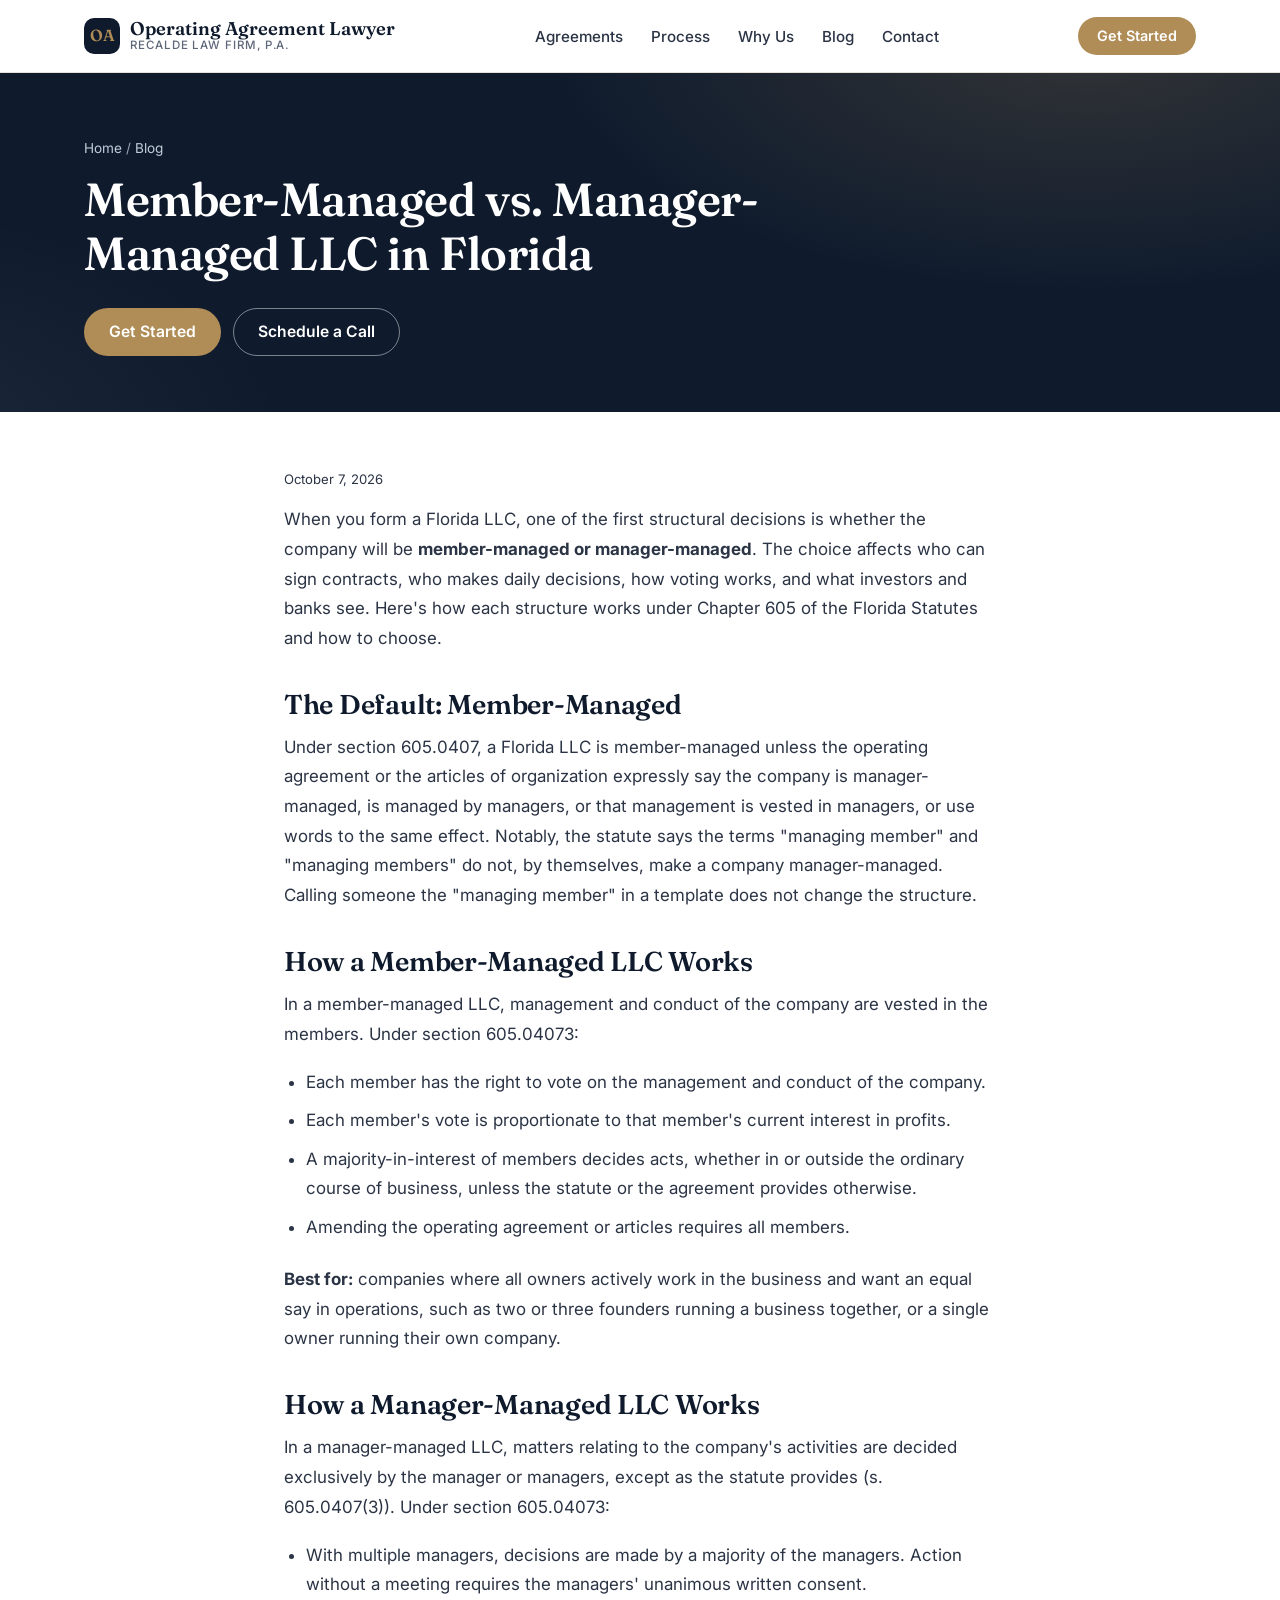
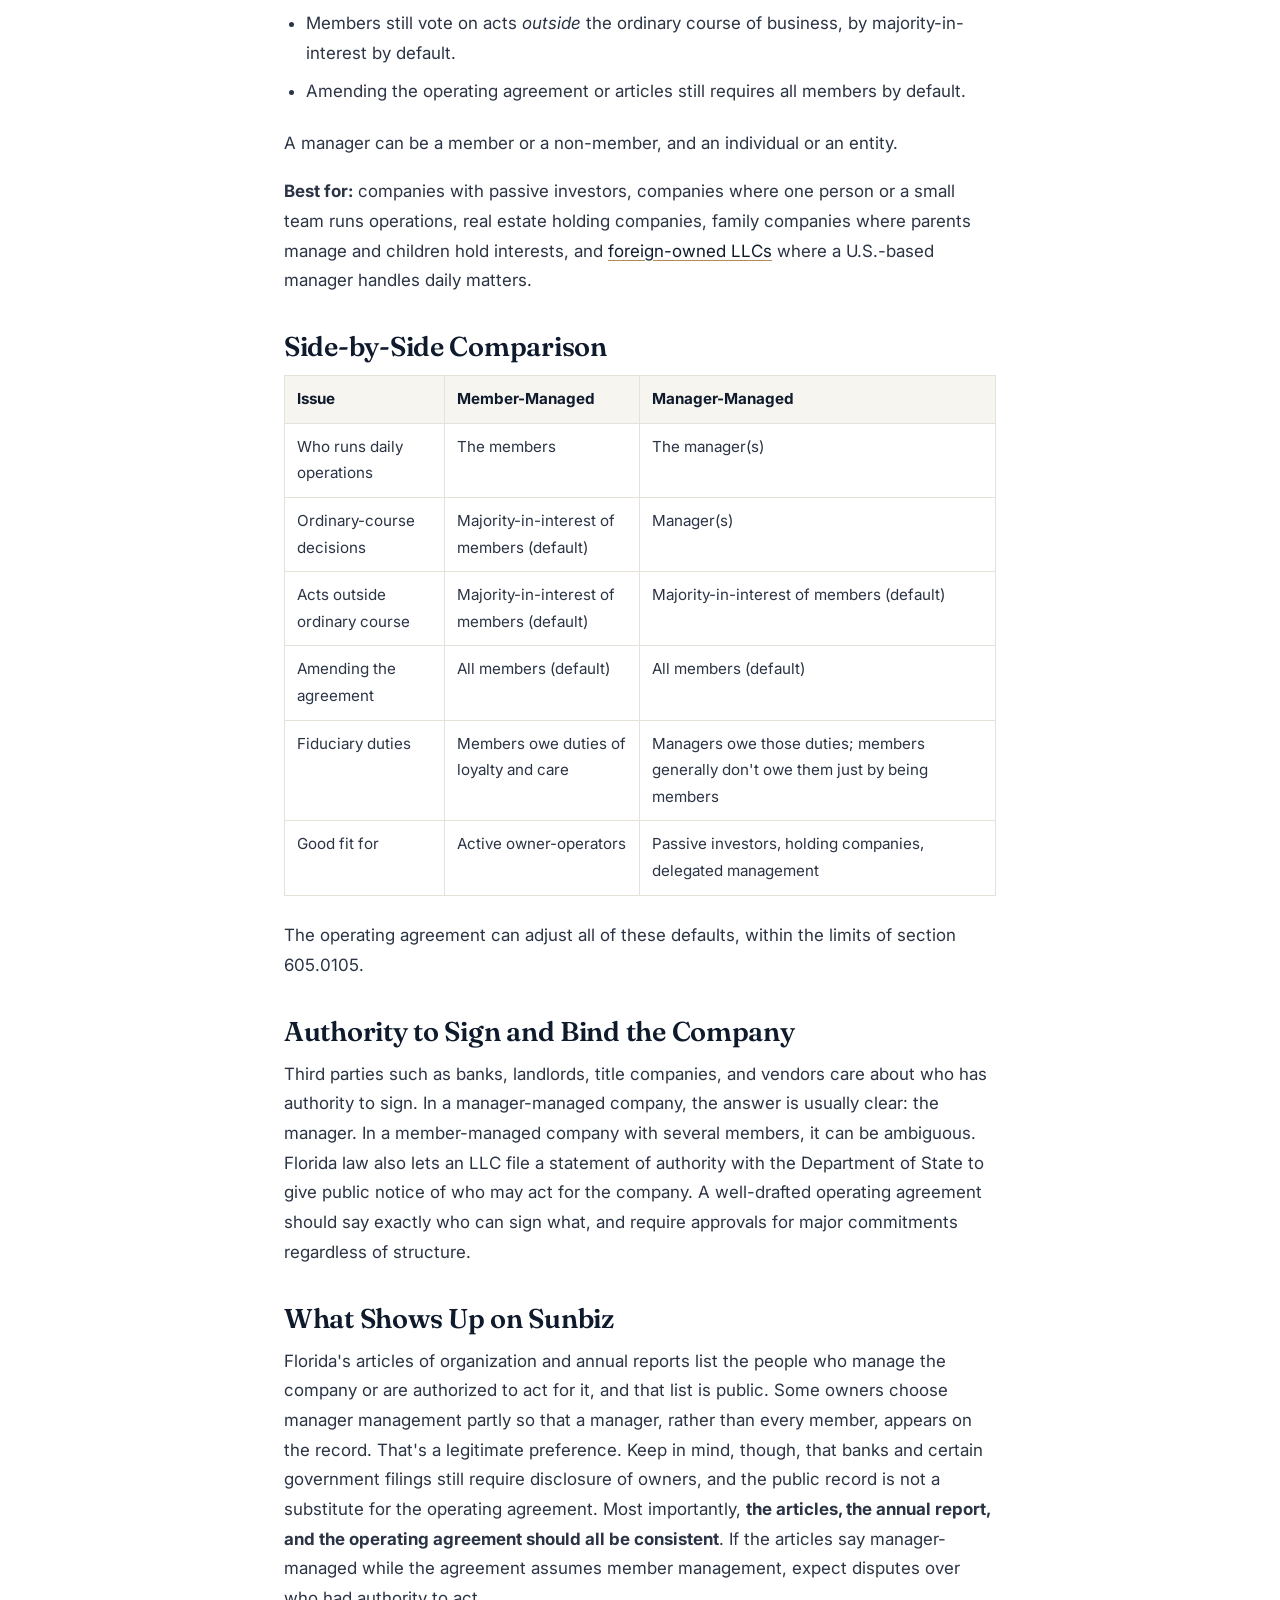
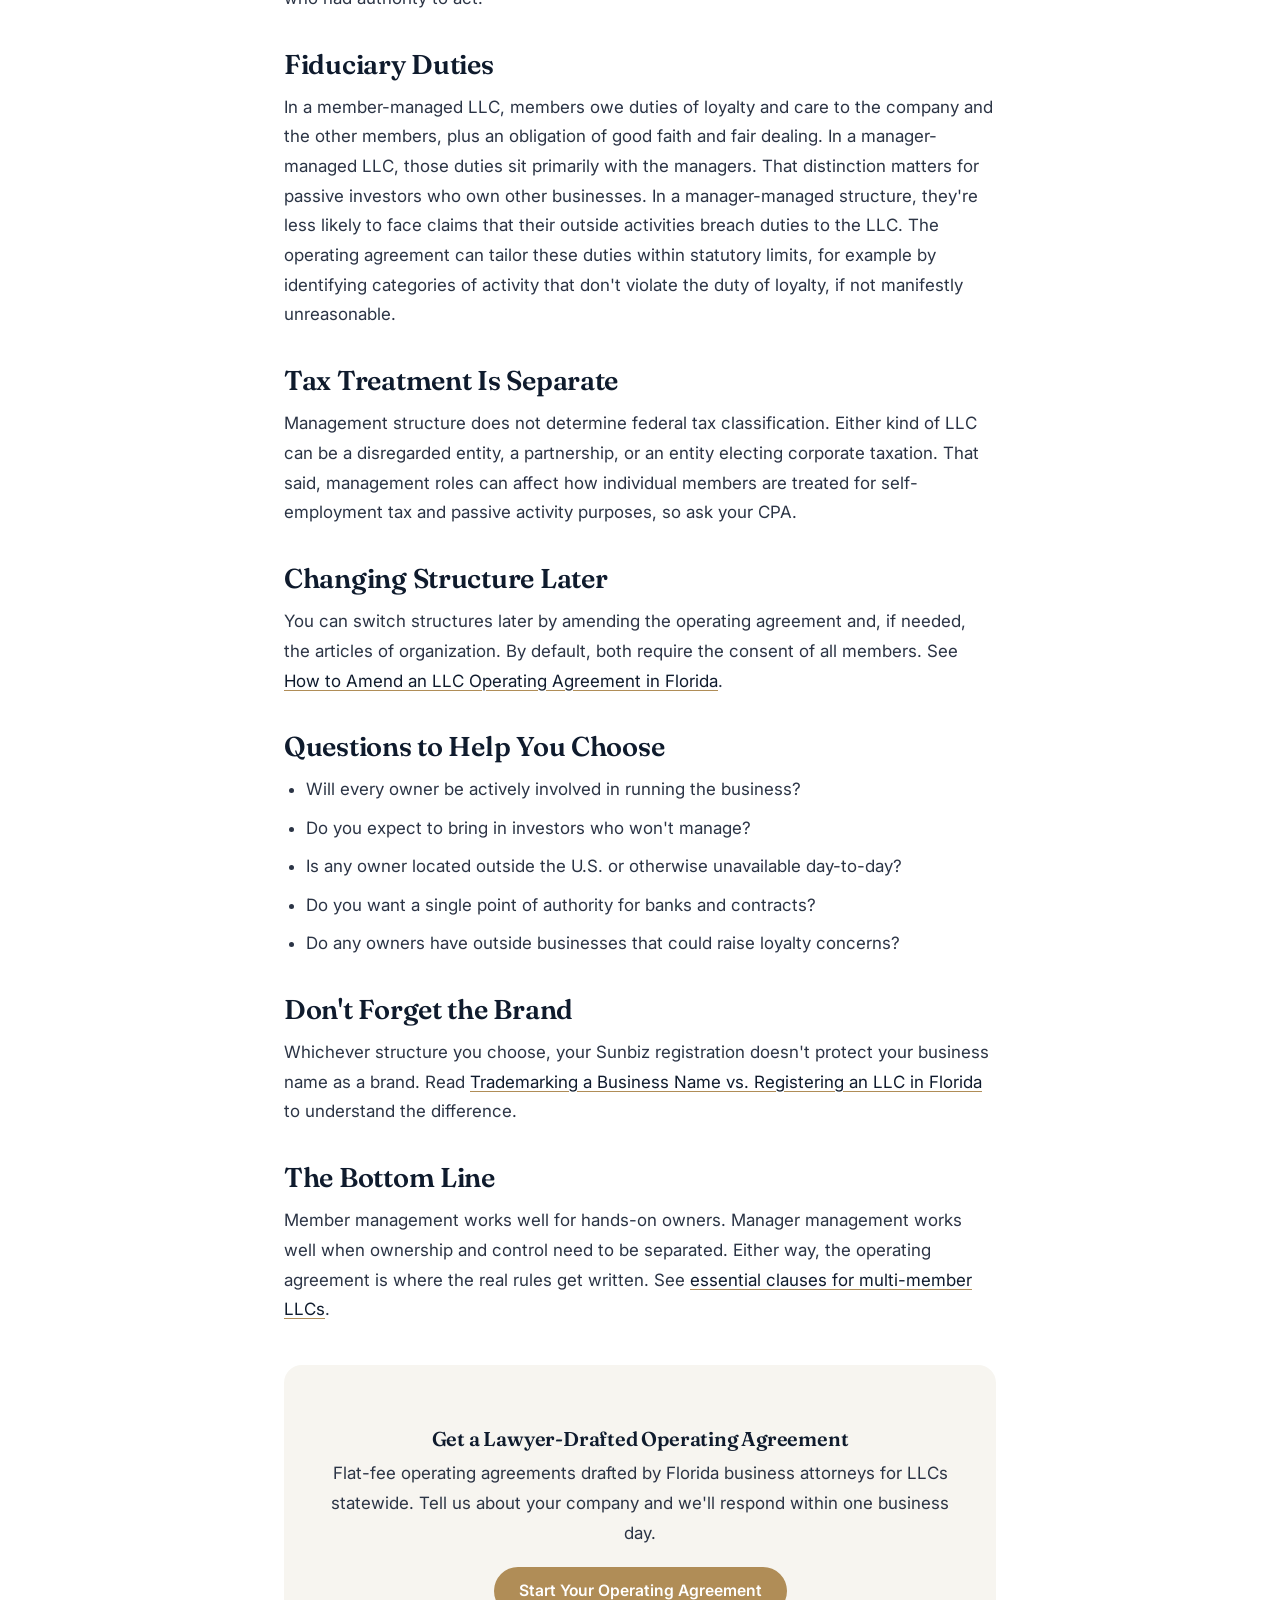
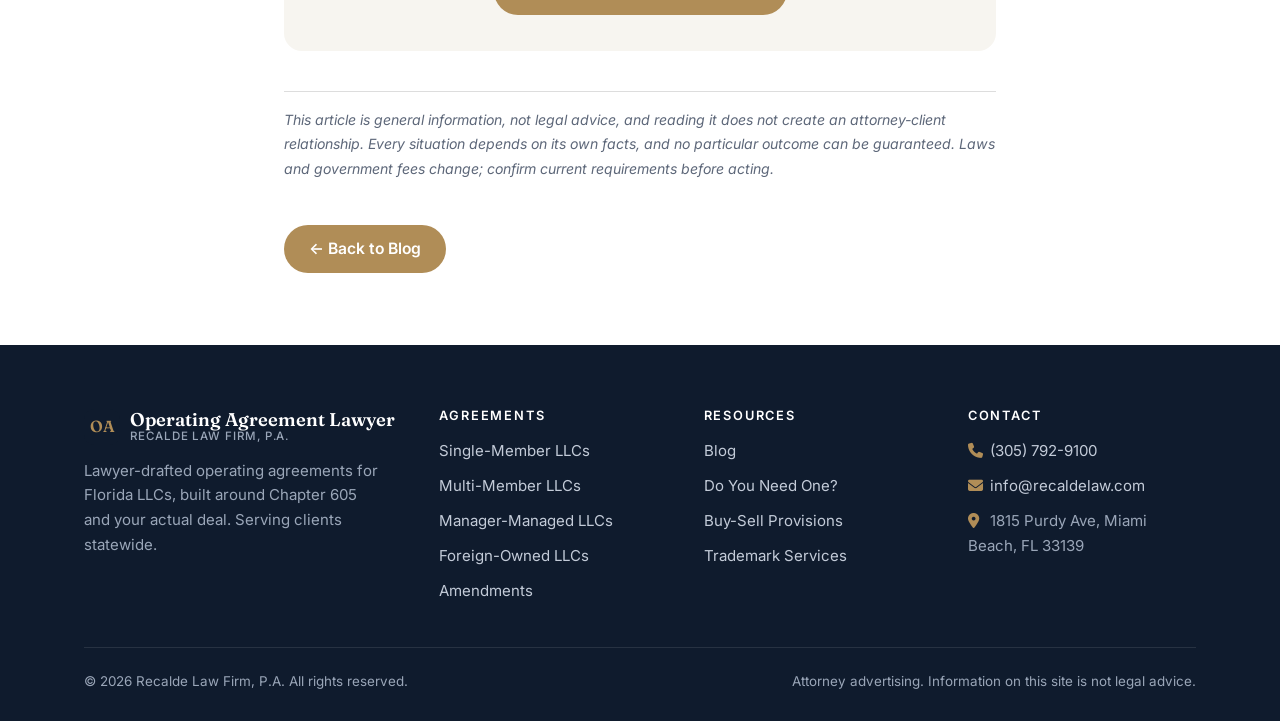
<file: blog-posts/member-managed-vs-manager-managed-llc-florida.html>
<!DOCTYPE html>
<html lang="en">
<head>
  <meta charset="UTF-8">
  <meta name="viewport" content="width=device-width, initial-scale=1.0">
  <title>Member-Managed vs Manager-Managed LLC Florida: Which to Choose | Recalde Law</title>
  <meta name="description" content="Should your Florida LLC be member-managed or manager-managed? Chapter 605 defaults, authority, voting, investors, and what Sunbiz shows.">
  <meta name="robots" content="index, follow">
  <link rel="canonical" href="https://operatingagreementlawyer.com/blog-posts/member-managed-vs-manager-managed-llc-florida.html">
  <meta property="og:type" content="article">
  <meta property="og:title" content="Member-Managed vs. Manager-Managed LLC in Florida">
  <meta property="og:description" content="Should your Florida LLC be member-managed or manager-managed? Chapter 605 defaults, authority, voting, investors, and what Sunbiz shows.">
  <meta property="og:url" content="https://operatingagreementlawyer.com/blog-posts/member-managed-vs-manager-managed-llc-florida.html">
  <link rel="preconnect" href="https://fonts.googleapis.com">
  <link rel="preconnect" href="https://fonts.gstatic.com" crossorigin>
  <link href="https://fonts.googleapis.com/css2?family=Fraunces:opsz,wght@9..144,500;9..144,600&family=Inter:wght@400;500;600&display=swap" rel="stylesheet">
  <link rel="stylesheet" href="https://cdnjs.cloudflare.com/ajax/libs/font-awesome/6.2.0/css/all.min.css">
  <link rel="stylesheet" href="../styles.css">
  <script async src="https://www.googletagmanager.com/gtag/js?id=AW-1020943370"></script>
  <script>
    window.dataLayer = window.dataLayer || [];
    function gtag(){dataLayer.push(arguments);}
    gtag('js', new Date());
    gtag('config', 'AW-1020943370');
  </script>
  <script type="application/ld+json">
{
  "@context": "https://schema.org",
  "@type": "Article",
  "headline": "Member-Managed vs. Manager-Managed LLC in Florida",
  "description": "Should your Florida LLC be member-managed or manager-managed? Chapter 605 defaults, authority, voting, investors, and what Sunbiz shows.",
  "datePublished": "2026-10-07",
  "dateModified": "2026-10-07",
  "mainEntityOfPage": {
    "@type": "WebPage",
    "@id": "https://operatingagreementlawyer.com/blog-posts/member-managed-vs-manager-managed-llc-florida.html"
  },
  "author": {
    "@type": "Organization",
    "name": "Recalde Law Firm, P.A."
  },
  "publisher": {
    "@type": "LegalService",
    "name": "Recalde Law Firm, P.A.",
    "url": "https://operatingagreementlawyer.com/",
    "telephone": "+1-305-792-9100",
    "address": {
      "@type": "PostalAddress",
      "streetAddress": "1815 Purdy Ave",
      "addressLocality": "Miami Beach",
      "addressRegion": "FL",
      "postalCode": "33139",
      "addressCountry": "US"
    },
    "areaServed": {
      "@type": "State",
      "name": "Florida"
    }
  }
}
  </script>
</head>
<body>
  <header class="site-header">
    <div class="container header-content">
      <a href="../index.html" class="logo"><span class="logo-mark">OA</span><span>Operating Agreement Lawyer<small>Recalde Law Firm, P.A.</small></span></a>
      <nav id="main-nav" aria-label="Main">
        <ul>
          <li><a href="../index.html#services">Agreements</a></li>
          <li><a href="../index.html#process">Process</a></li>
          <li><a href="../index.html#why">Why Us</a></li>
          <li><a href="../blog.html">Blog</a></li>
          <li><a href="../index.html#contact">Contact</a></li>
        </ul>
      </nav>
      <a href="../index.html#contact" class="btn btn-primary header-cta">Get Started</a>
      <button class="mobile-menu-button" aria-label="Toggle menu" aria-expanded="false"><i class="fas fa-bars"></i></button>
    </div>
  </header>
  <section class="hero page-hero">
    <div class="container">
      <div class="breadcrumb"><a href="../index.html">Home</a> / <a href="../blog.html">Blog</a></div>
      <h1>Member-Managed vs. Manager-Managed LLC in Florida</h1>
      <div class="hero-buttons">
        <a href="../index.html#contact" class="btn btn-primary">Get Started</a>
        <a href="#" class="btn btn-ghost schedule-button">Schedule a Call</a>
      </div>
    </div>
  </section>

<main class="blog-container">
  <p class="blog-post-date">October 7, 2026</p>
<p>When you form a Florida LLC, one of the first structural decisions is whether the company will be <strong>member-managed or manager-managed</strong>. The choice affects who can sign contracts, who makes daily decisions, how voting works, and what investors and banks see. Here's how each structure works under Chapter 605 of the Florida Statutes and how to choose.</p>

<h2>The Default: Member-Managed</h2>
<p>Under section 605.0407, a Florida LLC is member-managed unless the operating agreement or the articles of organization expressly say the company is manager-managed, is managed by managers, or that management is vested in managers, or use words to the same effect. Notably, the statute says the terms "managing member" and "managing members" do not, by themselves, make a company manager-managed. Calling someone the "managing member" in a template does not change the structure.</p>

<h2>How a Member-Managed LLC Works</h2>
<p>In a member-managed LLC, management and conduct of the company are vested in the members. Under section 605.04073:</p>
<ul>
<li>Each member has the right to vote on the management and conduct of the company.</li>
<li>Each member's vote is proportionate to that member's current interest in profits.</li>
<li>A majority-in-interest of members decides acts, whether in or outside the ordinary course of business, unless the statute or the agreement provides otherwise.</li>
<li>Amending the operating agreement or articles requires all members.</li>
</ul>
<p><strong>Best for:</strong> companies where all owners actively work in the business and want an equal say in operations, such as two or three founders running a business together, or a single owner running their own company.</p>

<h2>How a Manager-Managed LLC Works</h2>
<p>In a manager-managed LLC, matters relating to the company's activities are decided exclusively by the manager or managers, except as the statute provides (s. 605.0407(3)). Under section 605.04073:</p>
<ul>
<li>With multiple managers, decisions are made by a majority of the managers. Action without a meeting requires the managers' unanimous written consent.</li>
<li>Members still vote on acts <em>outside</em> the ordinary course of business, by majority-in-interest by default.</li>
<li>Amending the operating agreement or articles still requires all members by default.</li>
</ul>
<p>A manager can be a member or a non-member, and an individual or an entity.</p>
<p><strong>Best for:</strong> companies with passive investors, companies where one person or a small team runs operations, real estate holding companies, family companies where parents manage and children hold interests, and <a href="operating-agreement-foreign-owned-florida-llc.html">foreign-owned LLCs</a> where a U.S.-based manager handles daily matters.</p>

<h2>Side-by-Side Comparison</h2>
<table>
<tr><th>Issue</th><th>Member-Managed</th><th>Manager-Managed</th></tr>
<tr><td>Who runs daily operations</td><td>The members</td><td>The manager(s)</td></tr>
<tr><td>Ordinary-course decisions</td><td>Majority-in-interest of members (default)</td><td>Manager(s)</td></tr>
<tr><td>Acts outside ordinary course</td><td>Majority-in-interest of members (default)</td><td>Majority-in-interest of members (default)</td></tr>
<tr><td>Amending the agreement</td><td>All members (default)</td><td>All members (default)</td></tr>
<tr><td>Fiduciary duties</td><td>Members owe duties of loyalty and care</td><td>Managers owe those duties; members generally don't owe them just by being members</td></tr>
<tr><td>Good fit for</td><td>Active owner-operators</td><td>Passive investors, holding companies, delegated management</td></tr>
</table>
<p>The operating agreement can adjust all of these defaults, within the limits of section 605.0105.</p>

<h2>Authority to Sign and Bind the Company</h2>
<p>Third parties such as banks, landlords, title companies, and vendors care about who has authority to sign. In a manager-managed company, the answer is usually clear: the manager. In a member-managed company with several members, it can be ambiguous. Florida law also lets an LLC file a statement of authority with the Department of State to give public notice of who may act for the company. A well-drafted operating agreement should say exactly who can sign what, and require approvals for major commitments regardless of structure.</p>

<h2>What Shows Up on Sunbiz</h2>
<p>Florida's articles of organization and annual reports list the people who manage the company or are authorized to act for it, and that list is public. Some owners choose manager management partly so that a manager, rather than every member, appears on the record. That's a legitimate preference. Keep in mind, though, that banks and certain government filings still require disclosure of owners, and the public record is not a substitute for the operating agreement. Most importantly, <strong>the articles, the annual report, and the operating agreement should all be consistent</strong>. If the articles say manager-managed while the agreement assumes member management, expect disputes over who had authority to act.</p>

<h2>Fiduciary Duties</h2>
<p>In a member-managed LLC, members owe duties of loyalty and care to the company and the other members, plus an obligation of good faith and fair dealing. In a manager-managed LLC, those duties sit primarily with the managers. That distinction matters for passive investors who own other businesses. In a manager-managed structure, they're less likely to face claims that their outside activities breach duties to the LLC. The operating agreement can tailor these duties within statutory limits, for example by identifying categories of activity that don't violate the duty of loyalty, if not manifestly unreasonable.</p>

<h2>Tax Treatment Is Separate</h2>
<p>Management structure does not determine federal tax classification. Either kind of LLC can be a disregarded entity, a partnership, or an entity electing corporate taxation. That said, management roles can affect how individual members are treated for self-employment tax and passive activity purposes, so ask your CPA.</p>

<h2>Changing Structure Later</h2>
<p>You can switch structures later by amending the operating agreement and, if needed, the articles of organization. By default, both require the consent of all members. See <a href="amend-llc-operating-agreement-florida.html">How to Amend an LLC Operating Agreement in Florida</a>.</p>

<h2>Questions to Help You Choose</h2>
<ul>
<li>Will every owner be actively involved in running the business?</li>
<li>Do you expect to bring in investors who won't manage?</li>
<li>Is any owner located outside the U.S. or otherwise unavailable day-to-day?</li>
<li>Do you want a single point of authority for banks and contracts?</li>
<li>Do any owners have outside businesses that could raise loyalty concerns?</li>
</ul>

<h2>Don't Forget the Brand</h2>
<p>Whichever structure you choose, your Sunbiz registration doesn't protect your business name as a brand. Read <a href="https://yourtmlawyer.com/blog-posts/trademark-business-name-vs-florida-llc.html">Trademarking a Business Name vs. Registering an LLC in Florida</a> to understand the difference.</p>

<h2>The Bottom Line</h2>
<p>Member management works well for hands-on owners. Manager management works well when ownership and control need to be separated. Either way, the operating agreement is where the real rules get written. See <a href="multi-member-llc-operating-agreement-florida.html">essential clauses for multi-member LLCs</a>.</p>

  <div style="text-align:center; margin: 40px 0; padding: 30px; background:#f3f5f9; border-radius:8px;">
    <h3>Get a Lawyer-Drafted Operating Agreement</h3>
    <p>Flat-fee operating agreements drafted by Florida business attorneys for LLCs statewide. Tell us about your company and we'll respond within one business day.</p>
    <a href="../index.html#contact" class="cta-button">Start Your Operating Agreement</a>
  </div>
<p class="legal-note" style="font-size:0.9rem;color:#666;border-top:1px solid #ddd;padding-top:1rem;margin-top:2rem;"><em>This article is general information, not legal advice, and reading it does not create an attorney-client relationship. Every situation depends on its own facts, and no particular outcome can be guaranteed. Laws and government fees change; confirm current requirements before acting.</em></p>
  <a href="../blog.html" class="cta-button" style="display:inline-block;margin-top:20px;">← Back to Blog</a>
</main>
  <footer class="footer">
    <div class="container">
      <div class="footer-content">
        <div class="footer-column footer-brand">
          <a href="../index.html" class="logo"><span class="logo-mark">OA</span><span>Operating Agreement Lawyer<small>Recalde Law Firm, P.A.</small></span></a>
          <p>Lawyer-drafted operating agreements for Florida LLCs, built around Chapter 605 and your actual deal. Serving clients statewide.</p>
        </div>
        <div class="footer-column"><h3>Agreements</h3><ul class="footer-links"><li><a href="../blog-posts/single-member-llc-operating-agreement-florida.html">Single-Member LLCs</a></li><li><a href="../blog-posts/multi-member-llc-operating-agreement-florida.html">Multi-Member LLCs</a></li><li><a href="../blog-posts/member-managed-vs-manager-managed-llc-florida.html">Manager-Managed LLCs</a></li><li><a href="../blog-posts/operating-agreement-foreign-owned-florida-llc.html">Foreign-Owned LLCs</a></li><li><a href="../blog-posts/amend-llc-operating-agreement-florida.html">Amendments</a></li></ul></div>
        <div class="footer-column"><h3>Resources</h3><ul class="footer-links"><li><a href="../blog.html">Blog</a></li><li><a href="../blog-posts/does-florida-llc-need-operating-agreement.html">Do You Need One?</a></li><li><a href="../blog-posts/buy-sell-provisions-llc-member-leaves-dies-divorces.html">Buy-Sell Provisions</a></li><li><a href="https://yourtmlawyer.com/">Trademark Services</a></li></ul></div>
        <div class="footer-column"><h3>Contact</h3>
          <ul class="footer-contact">
            <li><i class="fas fa-phone"></i> <a href="tel:+13057929100">(305) 792-9100</a></li>
            <li><i class="fas fa-envelope"></i> <a href="mailto:info@recaldelaw.com">info@recaldelaw.com</a></li>
            <li><i class="fas fa-map-marker-alt"></i> 1815 Purdy Ave, Miami Beach, FL 33139</li>
          </ul>
        </div>
      </div>
      <div class="footer-bottom">
        <div>&copy; 2026 Recalde Law Firm, P.A. All rights reserved.</div>
        <div>Attorney advertising. Information on this site is not legal advice.</div>
      </div>
    </div>
  </footer>
  <div class="calendly-popup" id="calendly-popup">
    <div class="calendly-content">
      <button class="close-calendly" id="close-calendly">&times;</button>
      <div class="calendly-inline-widget" data-url="https://calendly.com/rafael-recaldelaw/business-contracts" style="min-width:320px;height:100%;"></div>
    </div>
  </div>
  <script src="../script.js"></script>
  <script src="https://assets.calendly.com/assets/external/widget.js" async></script>
</body>
</html>
</file>
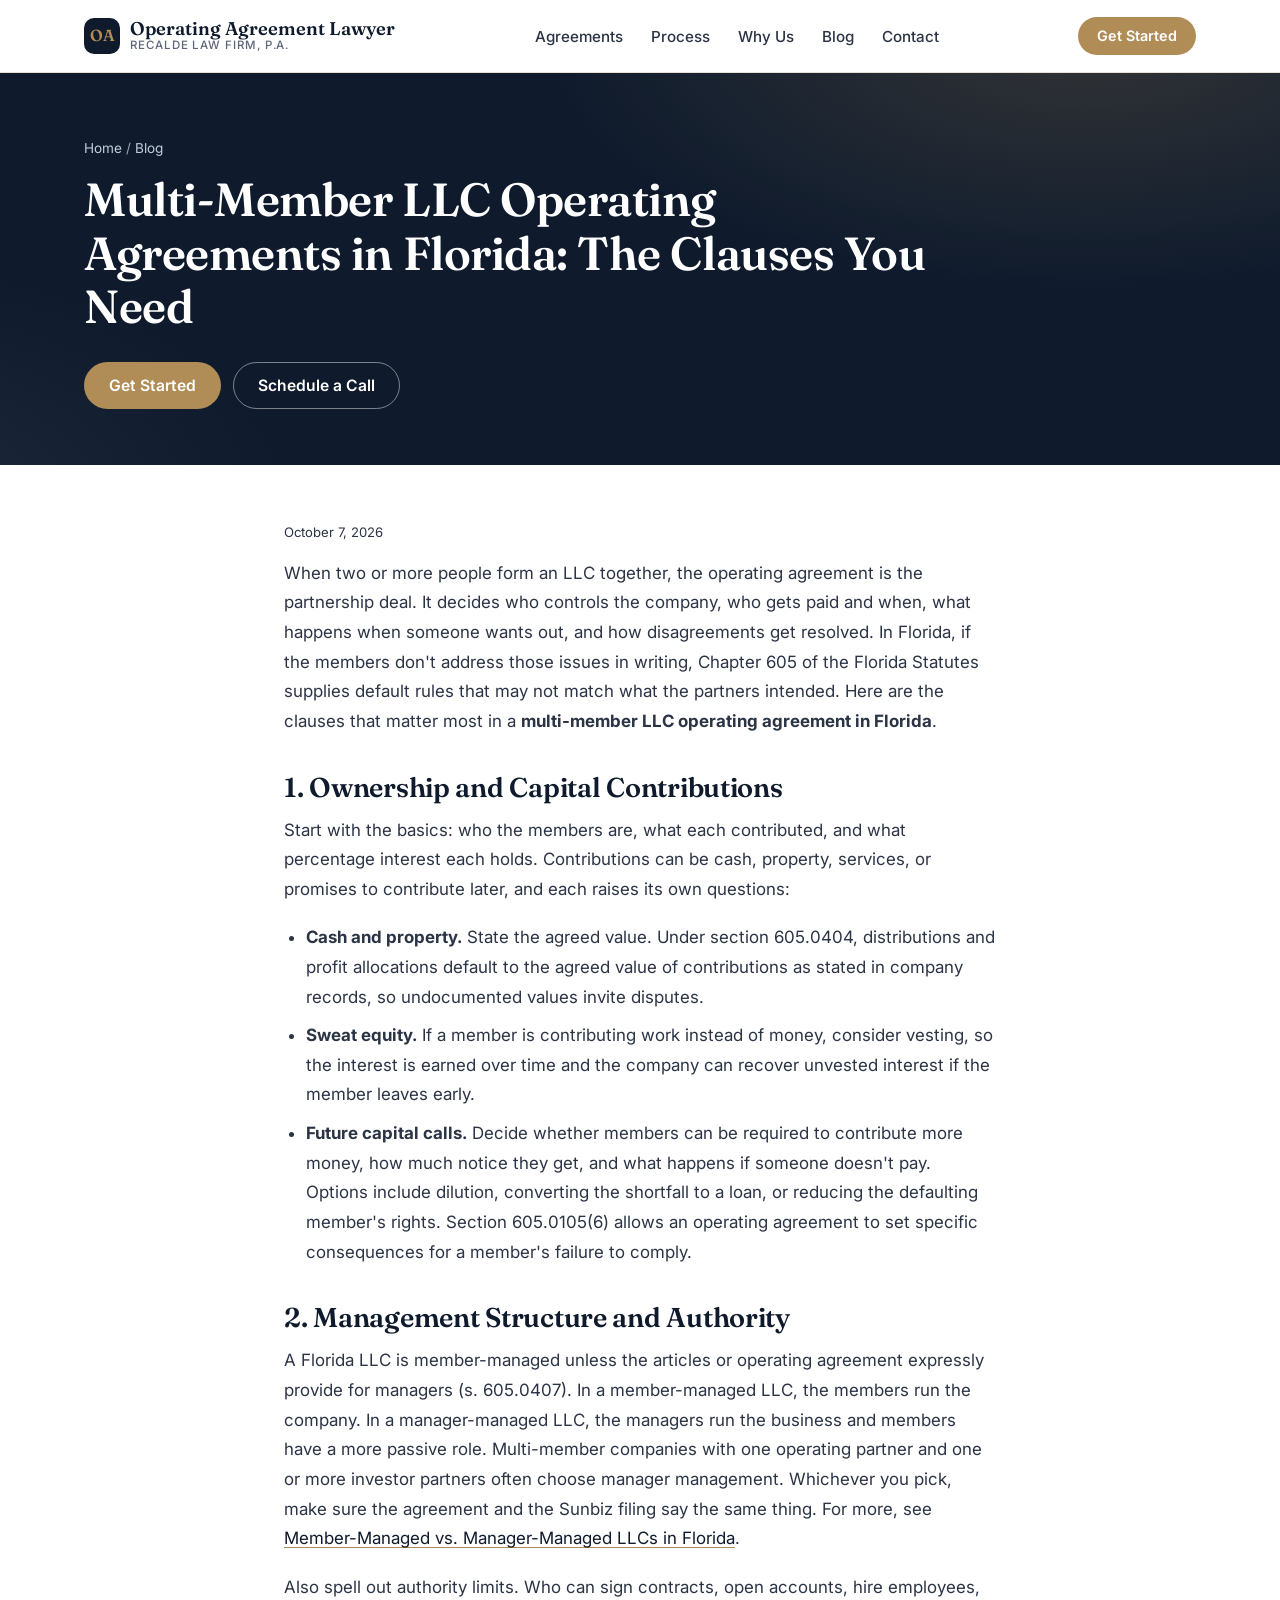
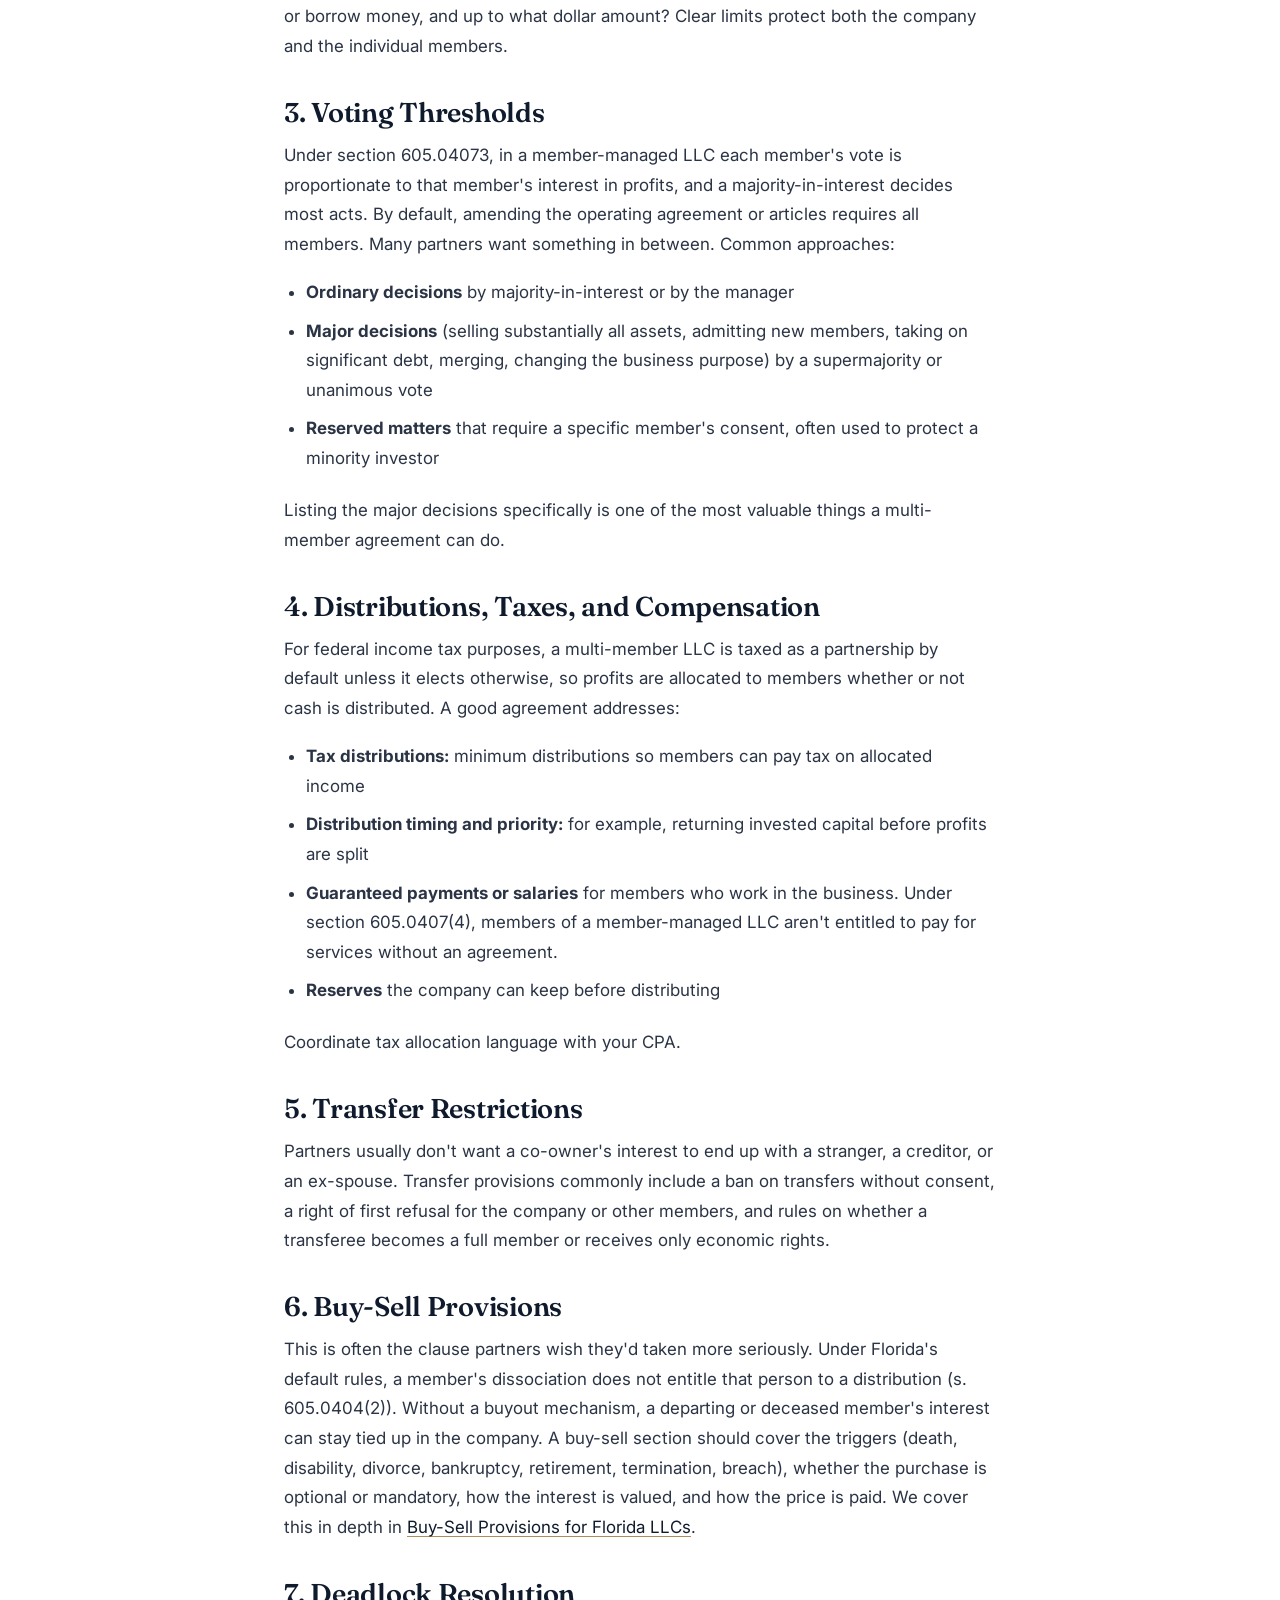
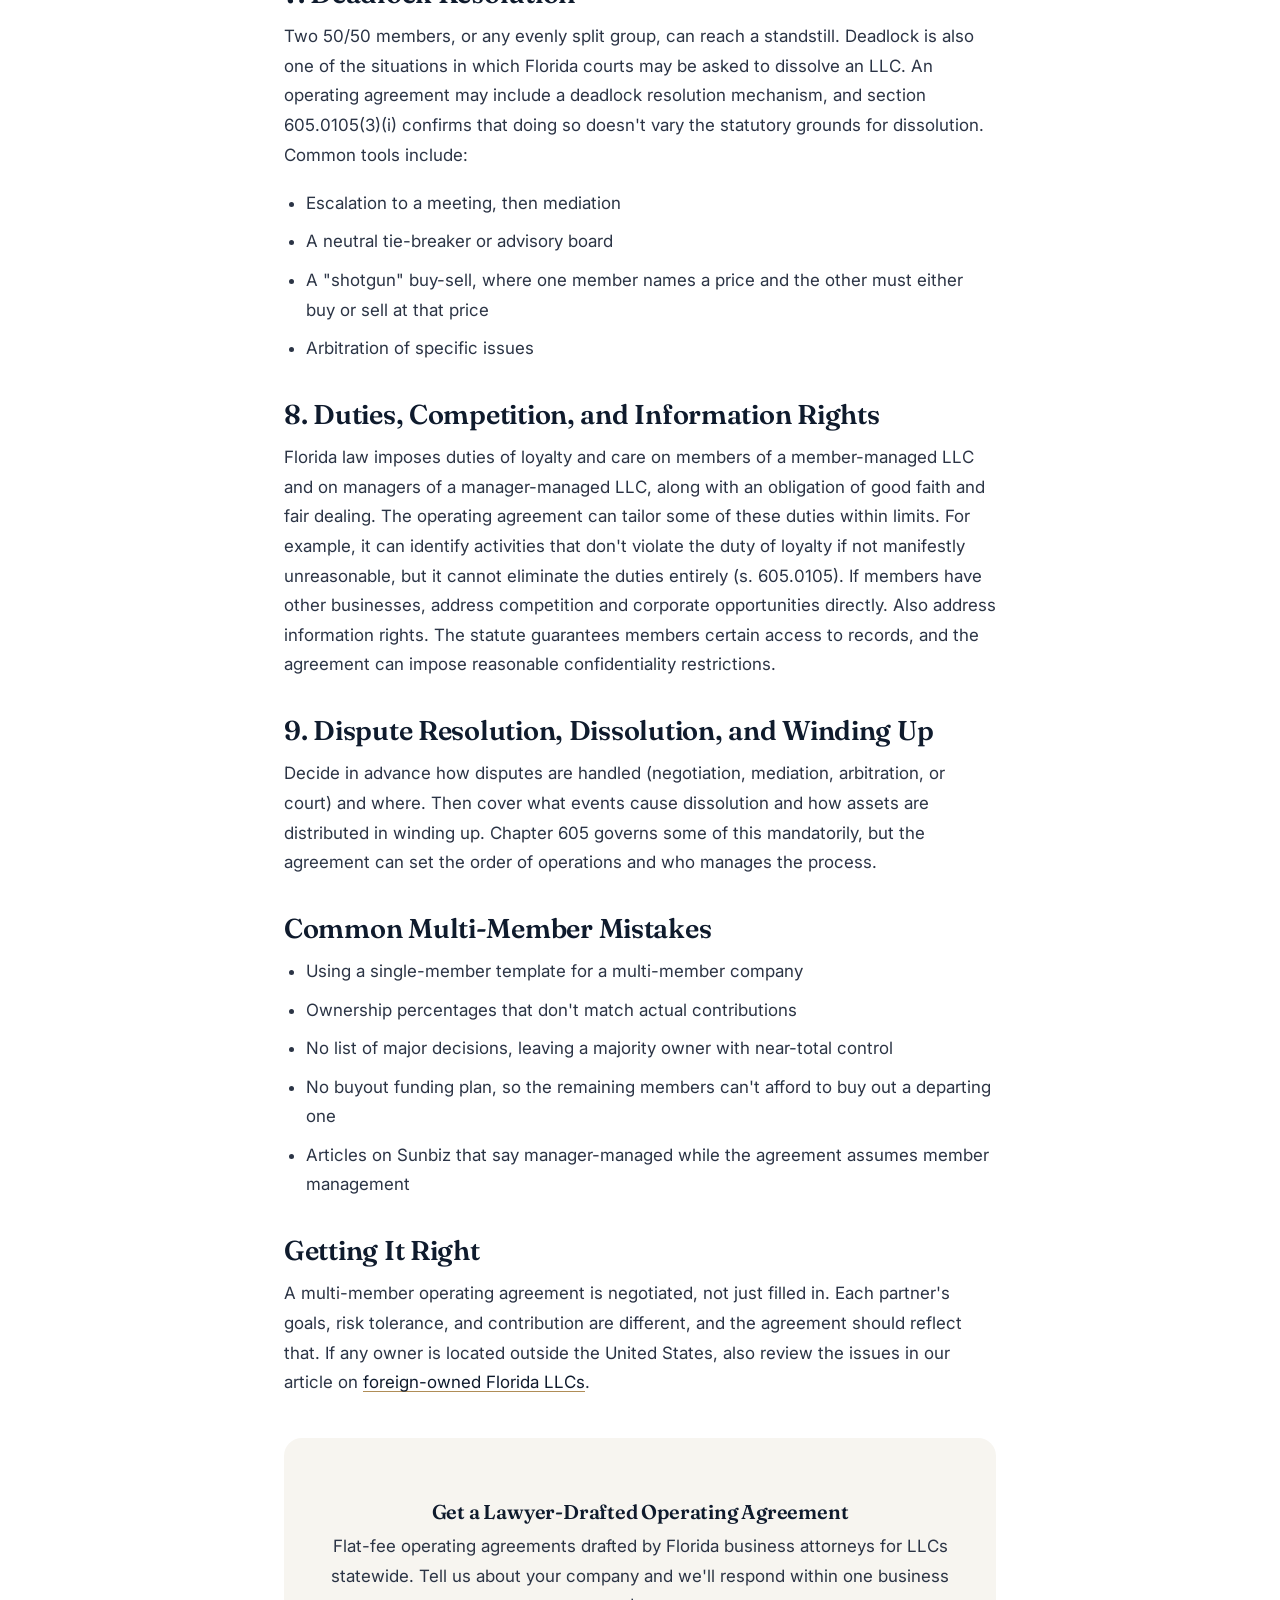
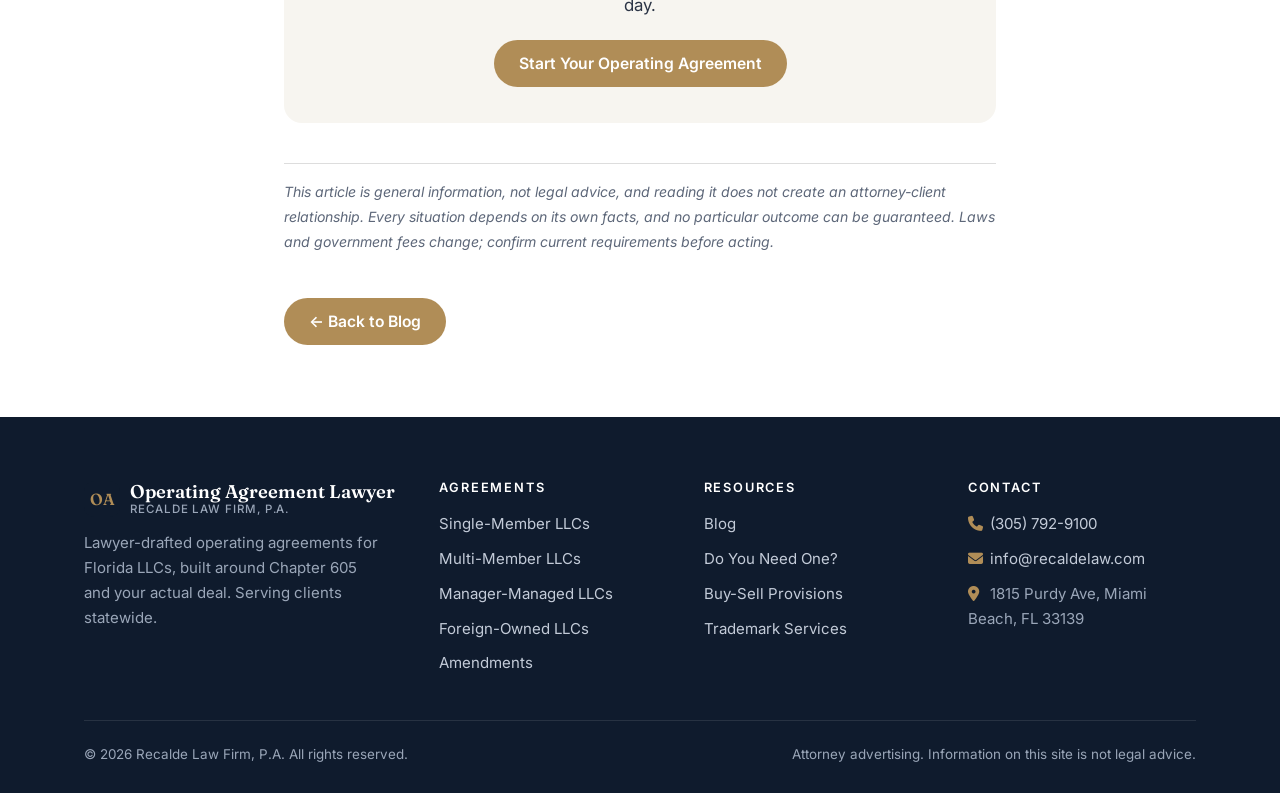
<file: blog-posts/multi-member-llc-operating-agreement-florida.html>
<!DOCTYPE html>
<html lang="en">
<head>
  <meta charset="UTF-8">
  <meta name="viewport" content="width=device-width, initial-scale=1.0">
  <title>Multi-Member LLC Operating Agreement Florida: Essential Clauses | Recalde Law</title>
  <meta name="description" content="Partners in a Florida multi-member LLC need clear terms on capital, voting, distributions, deadlocks, and exits. Key clauses explained under Chapter 605.">
  <meta name="robots" content="index, follow">
  <link rel="canonical" href="https://operatingagreementlawyer.com/blog-posts/multi-member-llc-operating-agreement-florida.html">
  <meta property="og:type" content="article">
  <meta property="og:title" content="Multi-Member LLC Operating Agreements in Florida: The Clauses You Need">
  <meta property="og:description" content="Partners in a Florida multi-member LLC need clear terms on capital, voting, distributions, deadlocks, and exits. Key clauses explained under Chapter 605.">
  <meta property="og:url" content="https://operatingagreementlawyer.com/blog-posts/multi-member-llc-operating-agreement-florida.html">
  <link rel="preconnect" href="https://fonts.googleapis.com">
  <link rel="preconnect" href="https://fonts.gstatic.com" crossorigin>
  <link href="https://fonts.googleapis.com/css2?family=Fraunces:opsz,wght@9..144,500;9..144,600&family=Inter:wght@400;500;600&display=swap" rel="stylesheet">
  <link rel="stylesheet" href="https://cdnjs.cloudflare.com/ajax/libs/font-awesome/6.2.0/css/all.min.css">
  <link rel="stylesheet" href="../styles.css">
  <script async src="https://www.googletagmanager.com/gtag/js?id=AW-1020943370"></script>
  <script>
    window.dataLayer = window.dataLayer || [];
    function gtag(){dataLayer.push(arguments);}
    gtag('js', new Date());
    gtag('config', 'AW-1020943370');
  </script>
  <script type="application/ld+json">
{
  "@context": "https://schema.org",
  "@type": "Article",
  "headline": "Multi-Member LLC Operating Agreements in Florida: The Clauses You Need",
  "description": "Partners in a Florida multi-member LLC need clear terms on capital, voting, distributions, deadlocks, and exits. Key clauses explained under Chapter 605.",
  "datePublished": "2026-10-07",
  "dateModified": "2026-10-07",
  "mainEntityOfPage": {
    "@type": "WebPage",
    "@id": "https://operatingagreementlawyer.com/blog-posts/multi-member-llc-operating-agreement-florida.html"
  },
  "author": {
    "@type": "Organization",
    "name": "Recalde Law Firm, P.A."
  },
  "publisher": {
    "@type": "LegalService",
    "name": "Recalde Law Firm, P.A.",
    "url": "https://operatingagreementlawyer.com/",
    "telephone": "+1-305-792-9100",
    "address": {
      "@type": "PostalAddress",
      "streetAddress": "1815 Purdy Ave",
      "addressLocality": "Miami Beach",
      "addressRegion": "FL",
      "postalCode": "33139",
      "addressCountry": "US"
    },
    "areaServed": {
      "@type": "State",
      "name": "Florida"
    }
  }
}
  </script>
</head>
<body>
  <header class="site-header">
    <div class="container header-content">
      <a href="../index.html" class="logo"><span class="logo-mark">OA</span><span>Operating Agreement Lawyer<small>Recalde Law Firm, P.A.</small></span></a>
      <nav id="main-nav" aria-label="Main">
        <ul>
          <li><a href="../index.html#services">Agreements</a></li>
          <li><a href="../index.html#process">Process</a></li>
          <li><a href="../index.html#why">Why Us</a></li>
          <li><a href="../blog.html">Blog</a></li>
          <li><a href="../index.html#contact">Contact</a></li>
        </ul>
      </nav>
      <a href="../index.html#contact" class="btn btn-primary header-cta">Get Started</a>
      <button class="mobile-menu-button" aria-label="Toggle menu" aria-expanded="false"><i class="fas fa-bars"></i></button>
    </div>
  </header>
  <section class="hero page-hero">
    <div class="container">
      <div class="breadcrumb"><a href="../index.html">Home</a> / <a href="../blog.html">Blog</a></div>
      <h1>Multi-Member LLC Operating Agreements in Florida: The Clauses You Need</h1>
      <div class="hero-buttons">
        <a href="../index.html#contact" class="btn btn-primary">Get Started</a>
        <a href="#" class="btn btn-ghost schedule-button">Schedule a Call</a>
      </div>
    </div>
  </section>

<main class="blog-container">
  <p class="blog-post-date">October 7, 2026</p>
<p>When two or more people form an LLC together, the operating agreement is the partnership deal. It decides who controls the company, who gets paid and when, what happens when someone wants out, and how disagreements get resolved. In Florida, if the members don't address those issues in writing, Chapter 605 of the Florida Statutes supplies default rules that may not match what the partners intended. Here are the clauses that matter most in a <strong>multi-member LLC operating agreement in Florida</strong>.</p>

<h2>1. Ownership and Capital Contributions</h2>
<p>Start with the basics: who the members are, what each contributed, and what percentage interest each holds. Contributions can be cash, property, services, or promises to contribute later, and each raises its own questions:</p>
<ul>
<li><strong>Cash and property.</strong> State the agreed value. Under section 605.0404, distributions and profit allocations default to the agreed value of contributions as stated in company records, so undocumented values invite disputes.</li>
<li><strong>Sweat equity.</strong> If a member is contributing work instead of money, consider vesting, so the interest is earned over time and the company can recover unvested interest if the member leaves early.</li>
<li><strong>Future capital calls.</strong> Decide whether members can be required to contribute more money, how much notice they get, and what happens if someone doesn't pay. Options include dilution, converting the shortfall to a loan, or reducing the defaulting member's rights. Section 605.0105(6) allows an operating agreement to set specific consequences for a member's failure to comply.</li>
</ul>

<h2>2. Management Structure and Authority</h2>
<p>A Florida LLC is member-managed unless the articles or operating agreement expressly provide for managers (s. 605.0407). In a member-managed LLC, the members run the company. In a manager-managed LLC, the managers run the business and members have a more passive role. Multi-member companies with one operating partner and one or more investor partners often choose manager management. Whichever you pick, make sure the agreement and the Sunbiz filing say the same thing. For more, see <a href="member-managed-vs-manager-managed-llc-florida.html">Member-Managed vs. Manager-Managed LLCs in Florida</a>.</p>
<p>Also spell out authority limits. Who can sign contracts, open accounts, hire employees, or borrow money, and up to what dollar amount? Clear limits protect both the company and the individual members.</p>

<h2>3. Voting Thresholds</h2>
<p>Under section 605.04073, in a member-managed LLC each member's vote is proportionate to that member's interest in profits, and a majority-in-interest decides most acts. By default, amending the operating agreement or articles requires all members. Many partners want something in between. Common approaches:</p>
<ul>
<li><strong>Ordinary decisions</strong> by majority-in-interest or by the manager</li>
<li><strong>Major decisions</strong> (selling substantially all assets, admitting new members, taking on significant debt, merging, changing the business purpose) by a supermajority or unanimous vote</li>
<li><strong>Reserved matters</strong> that require a specific member's consent, often used to protect a minority investor</li>
</ul>
<p>Listing the major decisions specifically is one of the most valuable things a multi-member agreement can do.</p>

<h2>4. Distributions, Taxes, and Compensation</h2>
<p>For federal income tax purposes, a multi-member LLC is taxed as a partnership by default unless it elects otherwise, so profits are allocated to members whether or not cash is distributed. A good agreement addresses:</p>
<ul>
<li><strong>Tax distributions:</strong> minimum distributions so members can pay tax on allocated income</li>
<li><strong>Distribution timing and priority:</strong> for example, returning invested capital before profits are split</li>
<li><strong>Guaranteed payments or salaries</strong> for members who work in the business. Under section 605.0407(4), members of a member-managed LLC aren't entitled to pay for services without an agreement.</li>
<li><strong>Reserves</strong> the company can keep before distributing</li>
</ul>
<p>Coordinate tax allocation language with your CPA.</p>

<h2>5. Transfer Restrictions</h2>
<p>Partners usually don't want a co-owner's interest to end up with a stranger, a creditor, or an ex-spouse. Transfer provisions commonly include a ban on transfers without consent, a right of first refusal for the company or other members, and rules on whether a transferee becomes a full member or receives only economic rights.</p>

<h2>6. Buy-Sell Provisions</h2>
<p>This is often the clause partners wish they'd taken more seriously. Under Florida's default rules, a member's dissociation does not entitle that person to a distribution (s. 605.0404(2)). Without a buyout mechanism, a departing or deceased member's interest can stay tied up in the company. A buy-sell section should cover the triggers (death, disability, divorce, bankruptcy, retirement, termination, breach), whether the purchase is optional or mandatory, how the interest is valued, and how the price is paid. We cover this in depth in <a href="buy-sell-provisions-llc-member-leaves-dies-divorces.html">Buy-Sell Provisions for Florida LLCs</a>.</p>

<h2>7. Deadlock Resolution</h2>
<p>Two 50/50 members, or any evenly split group, can reach a standstill. Deadlock is also one of the situations in which Florida courts may be asked to dissolve an LLC. An operating agreement may include a deadlock resolution mechanism, and section 605.0105(3)(i) confirms that doing so doesn't vary the statutory grounds for dissolution. Common tools include:</p>
<ul>
<li>Escalation to a meeting, then mediation</li>
<li>A neutral tie-breaker or advisory board</li>
<li>A "shotgun" buy-sell, where one member names a price and the other must either buy or sell at that price</li>
<li>Arbitration of specific issues</li>
</ul>

<h2>8. Duties, Competition, and Information Rights</h2>
<p>Florida law imposes duties of loyalty and care on members of a member-managed LLC and on managers of a manager-managed LLC, along with an obligation of good faith and fair dealing. The operating agreement can tailor some of these duties within limits. For example, it can identify activities that don't violate the duty of loyalty if not manifestly unreasonable, but it cannot eliminate the duties entirely (s. 605.0105). If members have other businesses, address competition and corporate opportunities directly. Also address information rights. The statute guarantees members certain access to records, and the agreement can impose reasonable confidentiality restrictions.</p>

<h2>9. Dispute Resolution, Dissolution, and Winding Up</h2>
<p>Decide in advance how disputes are handled (negotiation, mediation, arbitration, or court) and where. Then cover what events cause dissolution and how assets are distributed in winding up. Chapter 605 governs some of this mandatorily, but the agreement can set the order of operations and who manages the process.</p>

<h2>Common Multi-Member Mistakes</h2>
<ul>
<li>Using a single-member template for a multi-member company</li>
<li>Ownership percentages that don't match actual contributions</li>
<li>No list of major decisions, leaving a majority owner with near-total control</li>
<li>No buyout funding plan, so the remaining members can't afford to buy out a departing one</li>
<li>Articles on Sunbiz that say manager-managed while the agreement assumes member management</li>
</ul>

<h2>Getting It Right</h2>
<p>A multi-member operating agreement is negotiated, not just filled in. Each partner's goals, risk tolerance, and contribution are different, and the agreement should reflect that. If any owner is located outside the United States, also review the issues in our article on <a href="operating-agreement-foreign-owned-florida-llc.html">foreign-owned Florida LLCs</a>.</p>

  <div style="text-align:center; margin: 40px 0; padding: 30px; background:#f3f5f9; border-radius:8px;">
    <h3>Get a Lawyer-Drafted Operating Agreement</h3>
    <p>Flat-fee operating agreements drafted by Florida business attorneys for LLCs statewide. Tell us about your company and we'll respond within one business day.</p>
    <a href="../index.html#contact" class="cta-button">Start Your Operating Agreement</a>
  </div>
<p class="legal-note" style="font-size:0.9rem;color:#666;border-top:1px solid #ddd;padding-top:1rem;margin-top:2rem;"><em>This article is general information, not legal advice, and reading it does not create an attorney-client relationship. Every situation depends on its own facts, and no particular outcome can be guaranteed. Laws and government fees change; confirm current requirements before acting.</em></p>
  <a href="../blog.html" class="cta-button" style="display:inline-block;margin-top:20px;">← Back to Blog</a>
</main>
  <footer class="footer">
    <div class="container">
      <div class="footer-content">
        <div class="footer-column footer-brand">
          <a href="../index.html" class="logo"><span class="logo-mark">OA</span><span>Operating Agreement Lawyer<small>Recalde Law Firm, P.A.</small></span></a>
          <p>Lawyer-drafted operating agreements for Florida LLCs, built around Chapter 605 and your actual deal. Serving clients statewide.</p>
        </div>
        <div class="footer-column"><h3>Agreements</h3><ul class="footer-links"><li><a href="../blog-posts/single-member-llc-operating-agreement-florida.html">Single-Member LLCs</a></li><li><a href="../blog-posts/multi-member-llc-operating-agreement-florida.html">Multi-Member LLCs</a></li><li><a href="../blog-posts/member-managed-vs-manager-managed-llc-florida.html">Manager-Managed LLCs</a></li><li><a href="../blog-posts/operating-agreement-foreign-owned-florida-llc.html">Foreign-Owned LLCs</a></li><li><a href="../blog-posts/amend-llc-operating-agreement-florida.html">Amendments</a></li></ul></div>
        <div class="footer-column"><h3>Resources</h3><ul class="footer-links"><li><a href="../blog.html">Blog</a></li><li><a href="../blog-posts/does-florida-llc-need-operating-agreement.html">Do You Need One?</a></li><li><a href="../blog-posts/buy-sell-provisions-llc-member-leaves-dies-divorces.html">Buy-Sell Provisions</a></li><li><a href="https://yourtmlawyer.com/">Trademark Services</a></li></ul></div>
        <div class="footer-column"><h3>Contact</h3>
          <ul class="footer-contact">
            <li><i class="fas fa-phone"></i> <a href="tel:+13057929100">(305) 792-9100</a></li>
            <li><i class="fas fa-envelope"></i> <a href="mailto:info@recaldelaw.com">info@recaldelaw.com</a></li>
            <li><i class="fas fa-map-marker-alt"></i> 1815 Purdy Ave, Miami Beach, FL 33139</li>
          </ul>
        </div>
      </div>
      <div class="footer-bottom">
        <div>&copy; 2026 Recalde Law Firm, P.A. All rights reserved.</div>
        <div>Attorney advertising. Information on this site is not legal advice.</div>
      </div>
    </div>
  </footer>
  <div class="calendly-popup" id="calendly-popup">
    <div class="calendly-content">
      <button class="close-calendly" id="close-calendly">&times;</button>
      <div class="calendly-inline-widget" data-url="https://calendly.com/rafael-recaldelaw/business-contracts" style="min-width:320px;height:100%;"></div>
    </div>
  </div>
  <script src="../script.js"></script>
  <script src="https://assets.calendly.com/assets/external/widget.js" async></script>
</body>
</html>
</file>
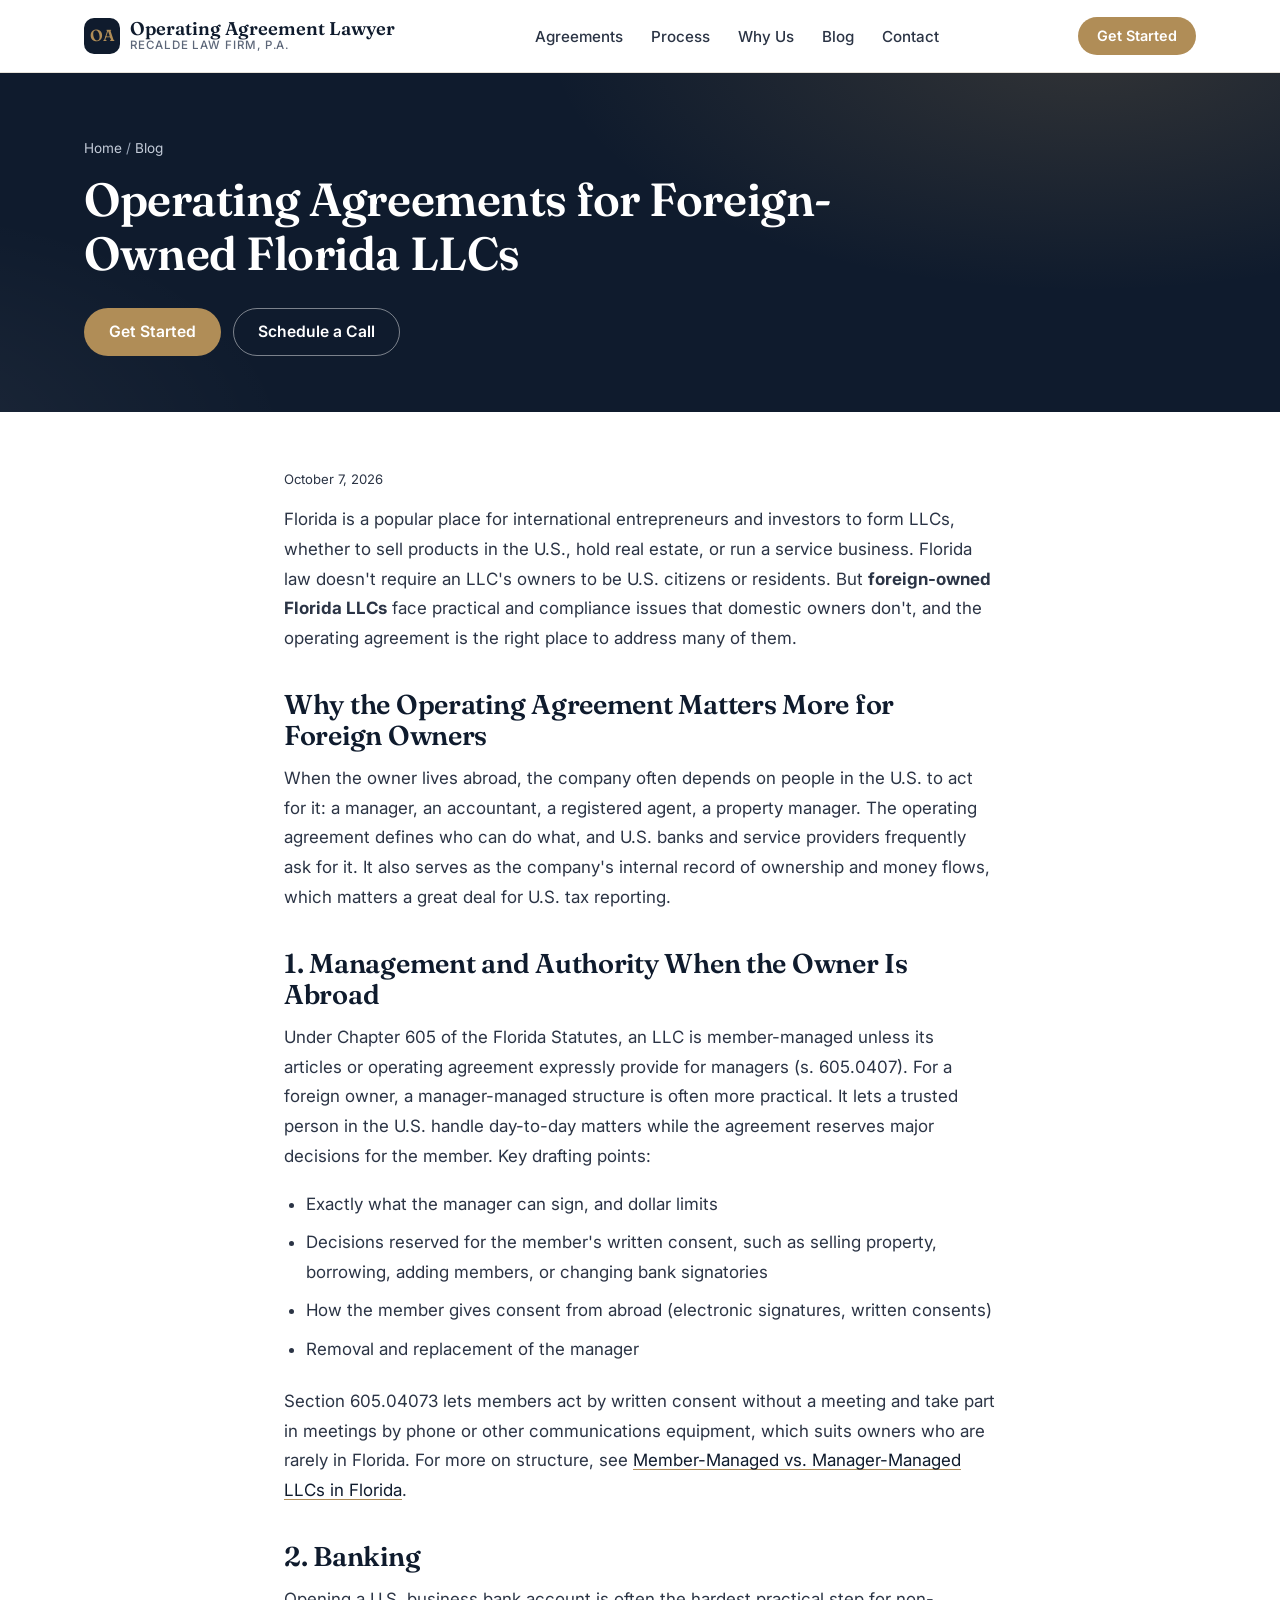
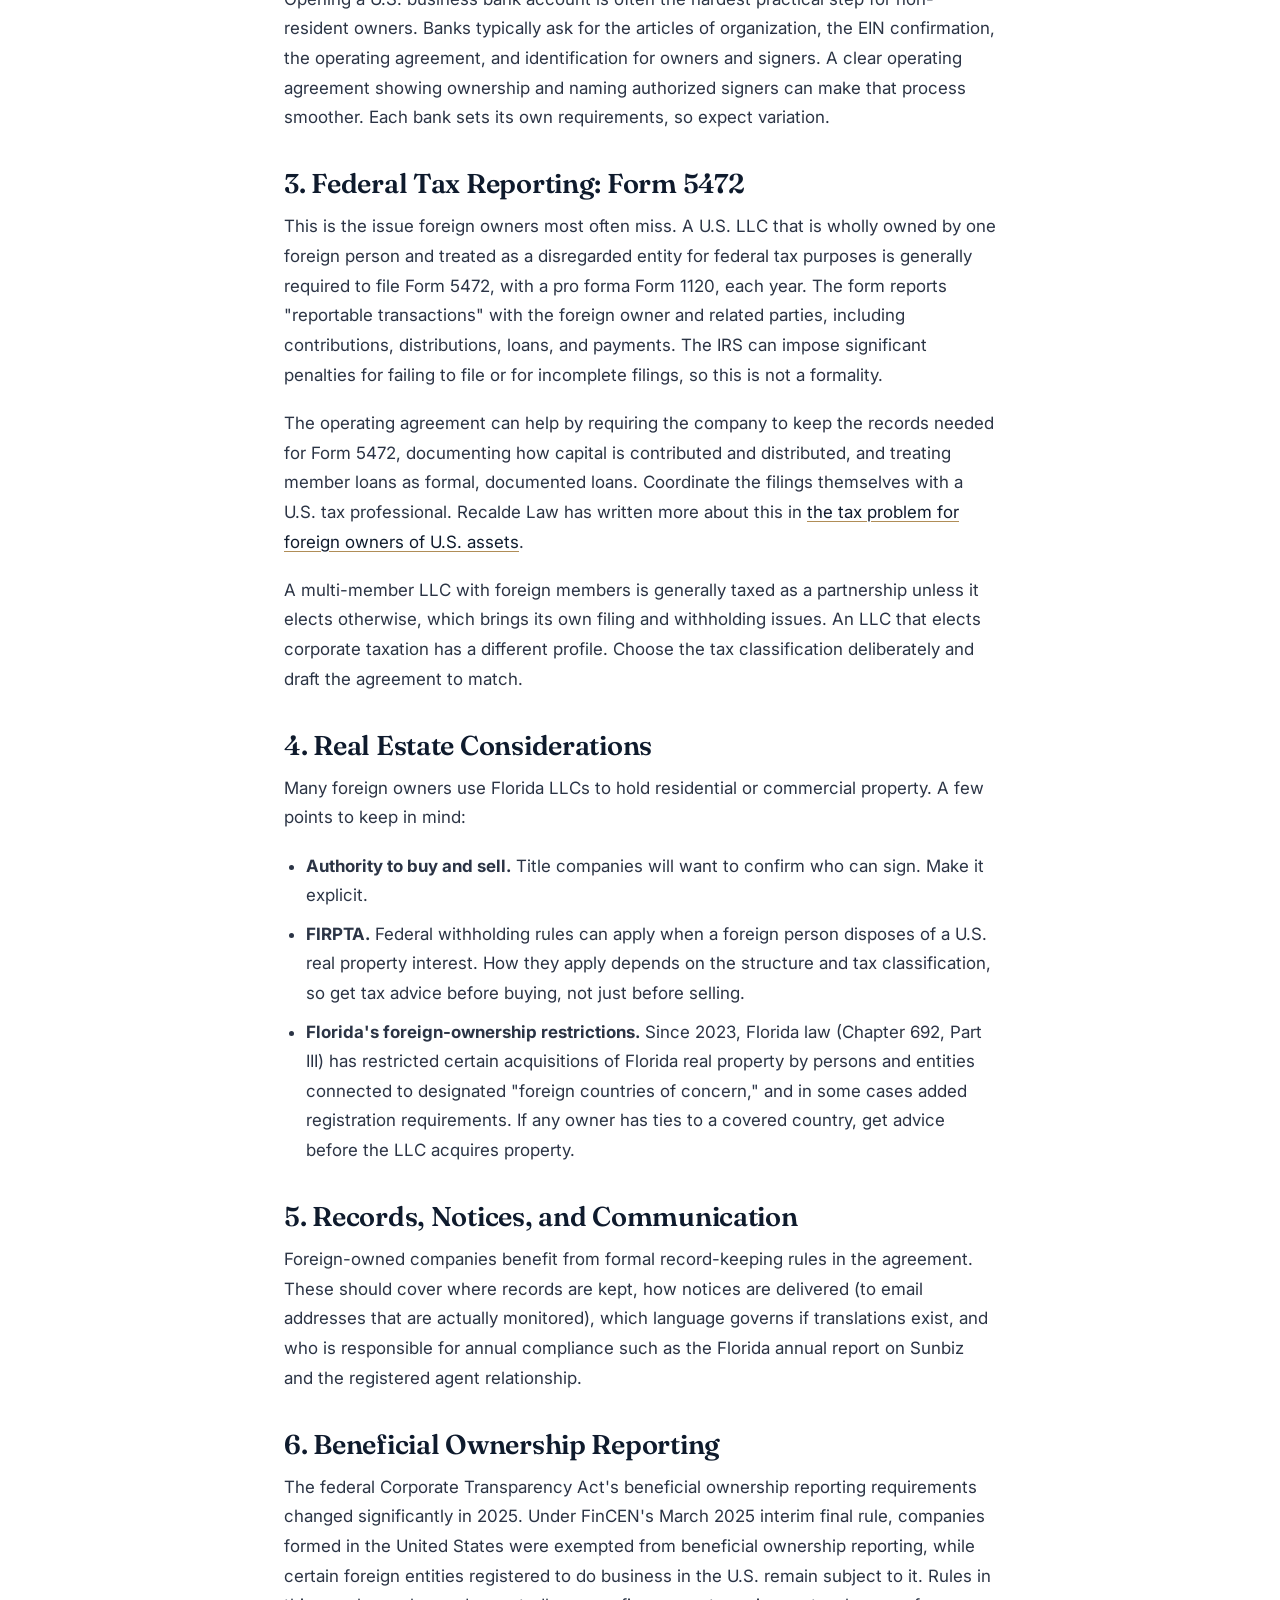
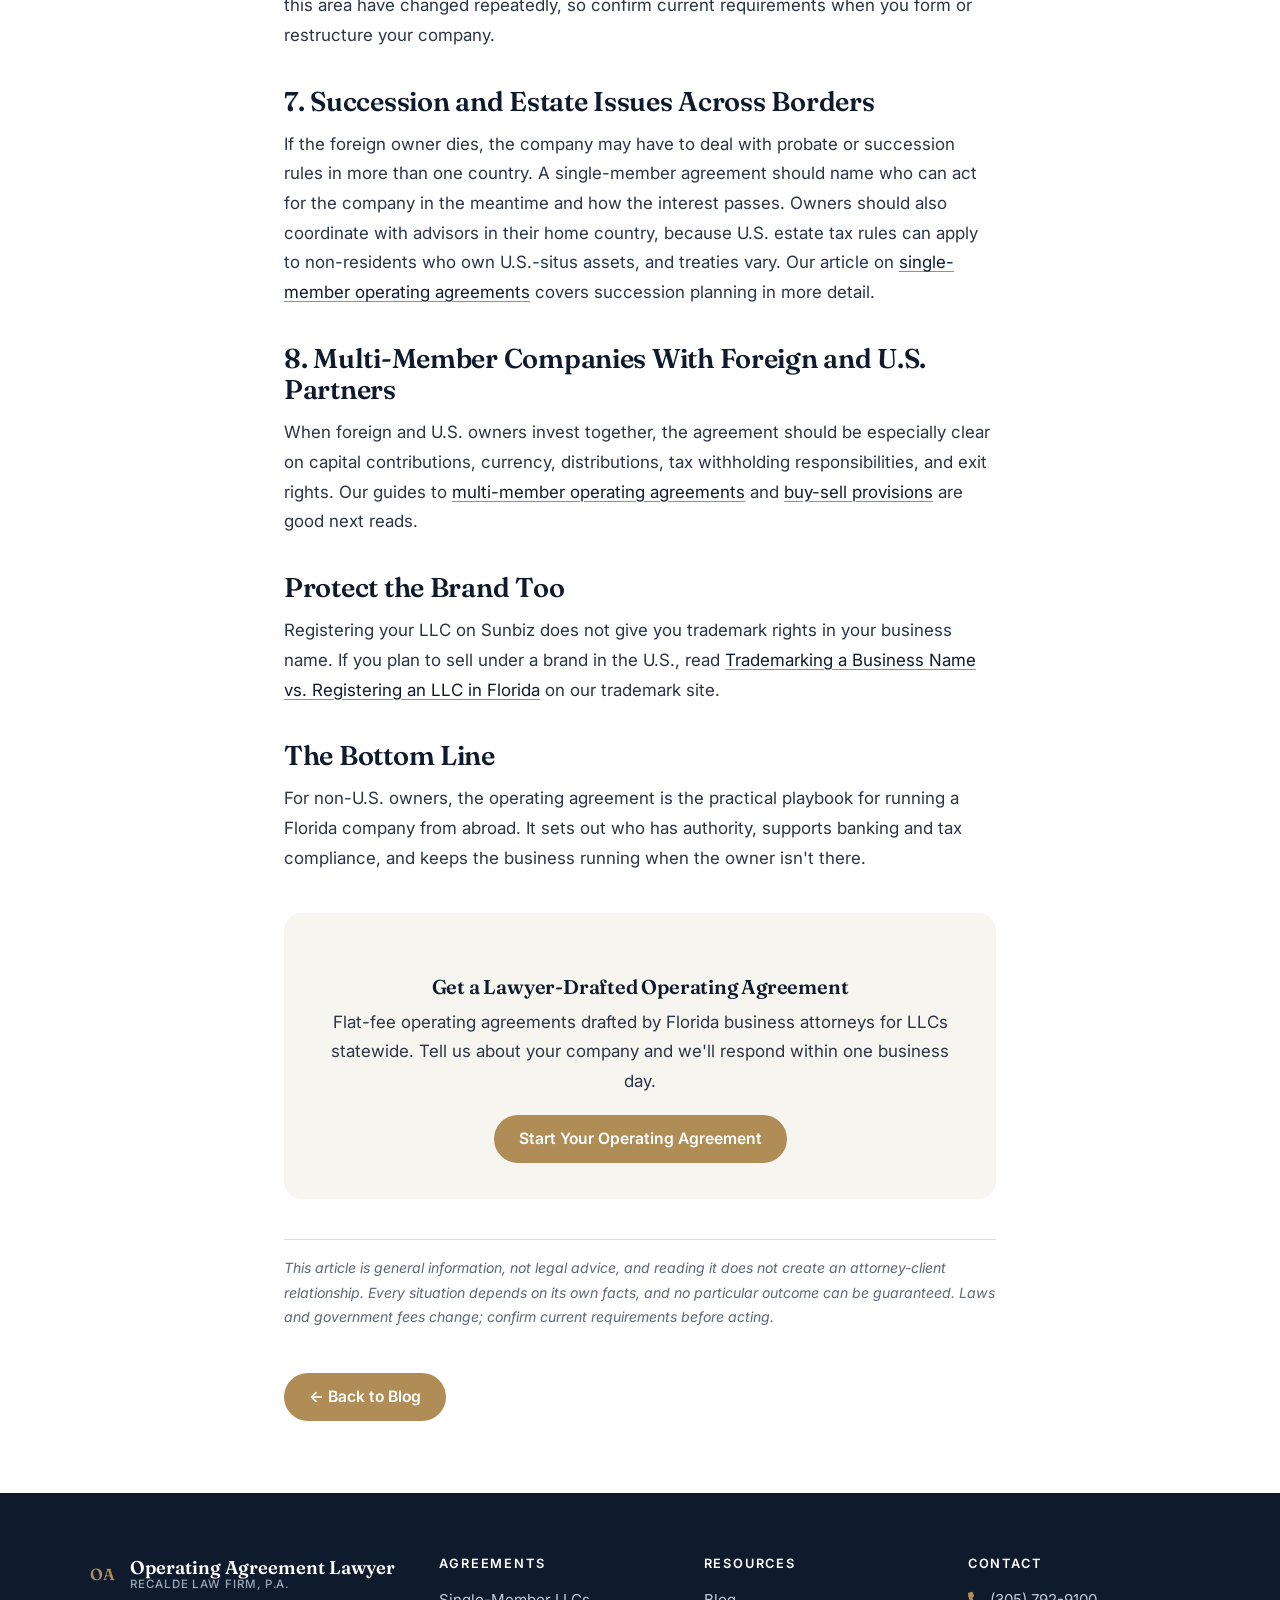
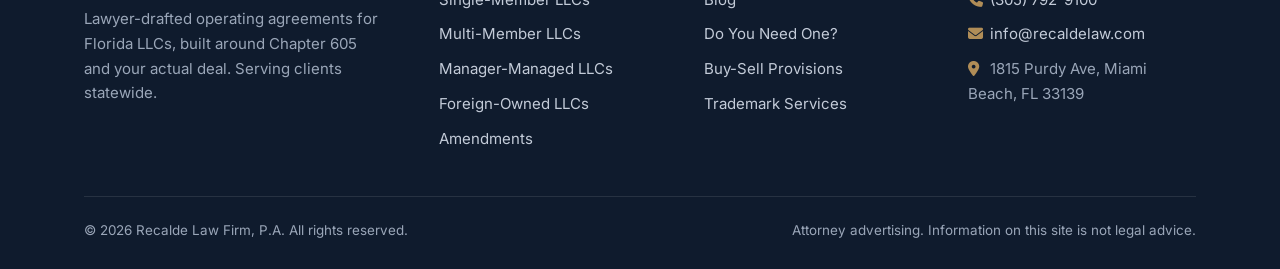
<file: blog-posts/operating-agreement-foreign-owned-florida-llc.html>
<!DOCTYPE html>
<html lang="en">
<head>
  <meta charset="UTF-8">
  <meta name="viewport" content="width=device-width, initial-scale=1.0">
  <title>Foreign-Owned Florida LLC Operating Agreement: What to Include | Recalde Law</title>
  <meta name="description" content="Non-U.S. owners of Florida LLCs face extra issues: Form 5472, banking, authority, records, and property rules. How the operating agreement should address them.">
  <meta name="robots" content="index, follow">
  <link rel="canonical" href="https://operatingagreementlawyer.com/blog-posts/operating-agreement-foreign-owned-florida-llc.html">
  <meta property="og:type" content="article">
  <meta property="og:title" content="Operating Agreements for Foreign-Owned Florida LLCs">
  <meta property="og:description" content="Non-U.S. owners of Florida LLCs face extra issues: Form 5472, banking, authority, records, and property rules. How the operating agreement should address them.">
  <meta property="og:url" content="https://operatingagreementlawyer.com/blog-posts/operating-agreement-foreign-owned-florida-llc.html">
  <link rel="preconnect" href="https://fonts.googleapis.com">
  <link rel="preconnect" href="https://fonts.gstatic.com" crossorigin>
  <link href="https://fonts.googleapis.com/css2?family=Fraunces:opsz,wght@9..144,500;9..144,600&family=Inter:wght@400;500;600&display=swap" rel="stylesheet">
  <link rel="stylesheet" href="https://cdnjs.cloudflare.com/ajax/libs/font-awesome/6.2.0/css/all.min.css">
  <link rel="stylesheet" href="../styles.css">
  <script async src="https://www.googletagmanager.com/gtag/js?id=AW-1020943370"></script>
  <script>
    window.dataLayer = window.dataLayer || [];
    function gtag(){dataLayer.push(arguments);}
    gtag('js', new Date());
    gtag('config', 'AW-1020943370');
  </script>
  <script type="application/ld+json">
{
  "@context": "https://schema.org",
  "@type": "Article",
  "headline": "Operating Agreements for Foreign-Owned Florida LLCs",
  "description": "Non-U.S. owners of Florida LLCs face extra issues: Form 5472, banking, authority, records, and property rules. How the operating agreement should address them.",
  "datePublished": "2026-10-07",
  "dateModified": "2026-10-07",
  "mainEntityOfPage": {
    "@type": "WebPage",
    "@id": "https://operatingagreementlawyer.com/blog-posts/operating-agreement-foreign-owned-florida-llc.html"
  },
  "author": {
    "@type": "Organization",
    "name": "Recalde Law Firm, P.A."
  },
  "publisher": {
    "@type": "LegalService",
    "name": "Recalde Law Firm, P.A.",
    "url": "https://operatingagreementlawyer.com/",
    "telephone": "+1-305-792-9100",
    "address": {
      "@type": "PostalAddress",
      "streetAddress": "1815 Purdy Ave",
      "addressLocality": "Miami Beach",
      "addressRegion": "FL",
      "postalCode": "33139",
      "addressCountry": "US"
    },
    "areaServed": {
      "@type": "State",
      "name": "Florida"
    }
  }
}
  </script>
</head>
<body>
  <header class="site-header">
    <div class="container header-content">
      <a href="../index.html" class="logo"><span class="logo-mark">OA</span><span>Operating Agreement Lawyer<small>Recalde Law Firm, P.A.</small></span></a>
      <nav id="main-nav" aria-label="Main">
        <ul>
          <li><a href="../index.html#services">Agreements</a></li>
          <li><a href="../index.html#process">Process</a></li>
          <li><a href="../index.html#why">Why Us</a></li>
          <li><a href="../blog.html">Blog</a></li>
          <li><a href="../index.html#contact">Contact</a></li>
        </ul>
      </nav>
      <a href="../index.html#contact" class="btn btn-primary header-cta">Get Started</a>
      <button class="mobile-menu-button" aria-label="Toggle menu" aria-expanded="false"><i class="fas fa-bars"></i></button>
    </div>
  </header>
  <section class="hero page-hero">
    <div class="container">
      <div class="breadcrumb"><a href="../index.html">Home</a> / <a href="../blog.html">Blog</a></div>
      <h1>Operating Agreements for Foreign-Owned Florida LLCs</h1>
      <div class="hero-buttons">
        <a href="../index.html#contact" class="btn btn-primary">Get Started</a>
        <a href="#" class="btn btn-ghost schedule-button">Schedule a Call</a>
      </div>
    </div>
  </section>

<main class="blog-container">
  <p class="blog-post-date">October 7, 2026</p>
<p>Florida is a popular place for international entrepreneurs and investors to form LLCs, whether to sell products in the U.S., hold real estate, or run a service business. Florida law doesn't require an LLC's owners to be U.S. citizens or residents. But <strong>foreign-owned Florida LLCs</strong> face practical and compliance issues that domestic owners don't, and the operating agreement is the right place to address many of them.</p>

<h2>Why the Operating Agreement Matters More for Foreign Owners</h2>
<p>When the owner lives abroad, the company often depends on people in the U.S. to act for it: a manager, an accountant, a registered agent, a property manager. The operating agreement defines who can do what, and U.S. banks and service providers frequently ask for it. It also serves as the company's internal record of ownership and money flows, which matters a great deal for U.S. tax reporting.</p>

<h2>1. Management and Authority When the Owner Is Abroad</h2>
<p>Under Chapter 605 of the Florida Statutes, an LLC is member-managed unless its articles or operating agreement expressly provide for managers (s. 605.0407). For a foreign owner, a manager-managed structure is often more practical. It lets a trusted person in the U.S. handle day-to-day matters while the agreement reserves major decisions for the member. Key drafting points:</p>
<ul>
<li>Exactly what the manager can sign, and dollar limits</li>
<li>Decisions reserved for the member's written consent, such as selling property, borrowing, adding members, or changing bank signatories</li>
<li>How the member gives consent from abroad (electronic signatures, written consents)</li>
<li>Removal and replacement of the manager</li>
</ul>
<p>Section 605.04073 lets members act by written consent without a meeting and take part in meetings by phone or other communications equipment, which suits owners who are rarely in Florida. For more on structure, see <a href="member-managed-vs-manager-managed-llc-florida.html">Member-Managed vs. Manager-Managed LLCs in Florida</a>.</p>

<h2>2. Banking</h2>
<p>Opening a U.S. business bank account is often the hardest practical step for non-resident owners. Banks typically ask for the articles of organization, the EIN confirmation, the operating agreement, and identification for owners and signers. A clear operating agreement showing ownership and naming authorized signers can make that process smoother. Each bank sets its own requirements, so expect variation.</p>

<h2>3. Federal Tax Reporting: Form 5472</h2>
<p>This is the issue foreign owners most often miss. A U.S. LLC that is wholly owned by one foreign person and treated as a disregarded entity for federal tax purposes is generally required to file Form 5472, with a pro forma Form 1120, each year. The form reports "reportable transactions" with the foreign owner and related parties, including contributions, distributions, loans, and payments. The IRS can impose significant penalties for failing to file or for incomplete filings, so this is not a formality.</p>
<p>The operating agreement can help by requiring the company to keep the records needed for Form 5472, documenting how capital is contributed and distributed, and treating member loans as formal, documented loans. Coordinate the filings themselves with a U.S. tax professional. Recalde Law has written more about this in <a href="https://recaldelaw.com/the-tax-problem-hidden-in-plain-sight-for-foreign-owners-of-u-s-assets/">the tax problem for foreign owners of U.S. assets</a>.</p>
<p>A multi-member LLC with foreign members is generally taxed as a partnership unless it elects otherwise, which brings its own filing and withholding issues. An LLC that elects corporate taxation has a different profile. Choose the tax classification deliberately and draft the agreement to match.</p>

<h2>4. Real Estate Considerations</h2>
<p>Many foreign owners use Florida LLCs to hold residential or commercial property. A few points to keep in mind:</p>
<ul>
<li><strong>Authority to buy and sell.</strong> Title companies will want to confirm who can sign. Make it explicit.</li>
<li><strong>FIRPTA.</strong> Federal withholding rules can apply when a foreign person disposes of a U.S. real property interest. How they apply depends on the structure and tax classification, so get tax advice before buying, not just before selling.</li>
<li><strong>Florida's foreign-ownership restrictions.</strong> Since 2023, Florida law (Chapter 692, Part III) has restricted certain acquisitions of Florida real property by persons and entities connected to designated "foreign countries of concern," and in some cases added registration requirements. If any owner has ties to a covered country, get advice before the LLC acquires property.</li>
</ul>

<h2>5. Records, Notices, and Communication</h2>
<p>Foreign-owned companies benefit from formal record-keeping rules in the agreement. These should cover where records are kept, how notices are delivered (to email addresses that are actually monitored), which language governs if translations exist, and who is responsible for annual compliance such as the Florida annual report on Sunbiz and the registered agent relationship.</p>

<h2>6. Beneficial Ownership Reporting</h2>
<p>The federal Corporate Transparency Act's beneficial ownership reporting requirements changed significantly in 2025. Under FinCEN's March 2025 interim final rule, companies formed in the United States were exempted from beneficial ownership reporting, while certain foreign entities registered to do business in the U.S. remain subject to it. Rules in this area have changed repeatedly, so confirm current requirements when you form or restructure your company.</p>

<h2>7. Succession and Estate Issues Across Borders</h2>
<p>If the foreign owner dies, the company may have to deal with probate or succession rules in more than one country. A single-member agreement should name who can act for the company in the meantime and how the interest passes. Owners should also coordinate with advisors in their home country, because U.S. estate tax rules can apply to non-residents who own U.S.-situs assets, and treaties vary. Our article on <a href="single-member-llc-operating-agreement-florida.html">single-member operating agreements</a> covers succession planning in more detail.</p>

<h2>8. Multi-Member Companies With Foreign and U.S. Partners</h2>
<p>When foreign and U.S. owners invest together, the agreement should be especially clear on capital contributions, currency, distributions, tax withholding responsibilities, and exit rights. Our guides to <a href="multi-member-llc-operating-agreement-florida.html">multi-member operating agreements</a> and <a href="buy-sell-provisions-llc-member-leaves-dies-divorces.html">buy-sell provisions</a> are good next reads.</p>

<h2>Protect the Brand Too</h2>
<p>Registering your LLC on Sunbiz does not give you trademark rights in your business name. If you plan to sell under a brand in the U.S., read <a href="https://yourtmlawyer.com/blog-posts/trademark-business-name-vs-florida-llc.html">Trademarking a Business Name vs. Registering an LLC in Florida</a> on our trademark site.</p>

<h2>The Bottom Line</h2>
<p>For non-U.S. owners, the operating agreement is the practical playbook for running a Florida company from abroad. It sets out who has authority, supports banking and tax compliance, and keeps the business running when the owner isn't there.</p>

  <div style="text-align:center; margin: 40px 0; padding: 30px; background:#f3f5f9; border-radius:8px;">
    <h3>Get a Lawyer-Drafted Operating Agreement</h3>
    <p>Flat-fee operating agreements drafted by Florida business attorneys for LLCs statewide. Tell us about your company and we'll respond within one business day.</p>
    <a href="../index.html#contact" class="cta-button">Start Your Operating Agreement</a>
  </div>
<p class="legal-note" style="font-size:0.9rem;color:#666;border-top:1px solid #ddd;padding-top:1rem;margin-top:2rem;"><em>This article is general information, not legal advice, and reading it does not create an attorney-client relationship. Every situation depends on its own facts, and no particular outcome can be guaranteed. Laws and government fees change; confirm current requirements before acting.</em></p>
  <a href="../blog.html" class="cta-button" style="display:inline-block;margin-top:20px;">← Back to Blog</a>
</main>
  <footer class="footer">
    <div class="container">
      <div class="footer-content">
        <div class="footer-column footer-brand">
          <a href="../index.html" class="logo"><span class="logo-mark">OA</span><span>Operating Agreement Lawyer<small>Recalde Law Firm, P.A.</small></span></a>
          <p>Lawyer-drafted operating agreements for Florida LLCs, built around Chapter 605 and your actual deal. Serving clients statewide.</p>
        </div>
        <div class="footer-column"><h3>Agreements</h3><ul class="footer-links"><li><a href="../blog-posts/single-member-llc-operating-agreement-florida.html">Single-Member LLCs</a></li><li><a href="../blog-posts/multi-member-llc-operating-agreement-florida.html">Multi-Member LLCs</a></li><li><a href="../blog-posts/member-managed-vs-manager-managed-llc-florida.html">Manager-Managed LLCs</a></li><li><a href="../blog-posts/operating-agreement-foreign-owned-florida-llc.html">Foreign-Owned LLCs</a></li><li><a href="../blog-posts/amend-llc-operating-agreement-florida.html">Amendments</a></li></ul></div>
        <div class="footer-column"><h3>Resources</h3><ul class="footer-links"><li><a href="../blog.html">Blog</a></li><li><a href="../blog-posts/does-florida-llc-need-operating-agreement.html">Do You Need One?</a></li><li><a href="../blog-posts/buy-sell-provisions-llc-member-leaves-dies-divorces.html">Buy-Sell Provisions</a></li><li><a href="https://yourtmlawyer.com/">Trademark Services</a></li></ul></div>
        <div class="footer-column"><h3>Contact</h3>
          <ul class="footer-contact">
            <li><i class="fas fa-phone"></i> <a href="tel:+13057929100">(305) 792-9100</a></li>
            <li><i class="fas fa-envelope"></i> <a href="mailto:info@recaldelaw.com">info@recaldelaw.com</a></li>
            <li><i class="fas fa-map-marker-alt"></i> 1815 Purdy Ave, Miami Beach, FL 33139</li>
          </ul>
        </div>
      </div>
      <div class="footer-bottom">
        <div>&copy; 2026 Recalde Law Firm, P.A. All rights reserved.</div>
        <div>Attorney advertising. Information on this site is not legal advice.</div>
      </div>
    </div>
  </footer>
  <div class="calendly-popup" id="calendly-popup">
    <div class="calendly-content">
      <button class="close-calendly" id="close-calendly">&times;</button>
      <div class="calendly-inline-widget" data-url="https://calendly.com/rafael-recaldelaw/business-contracts" style="min-width:320px;height:100%;"></div>
    </div>
  </div>
  <script src="../script.js"></script>
  <script src="https://assets.calendly.com/assets/external/widget.js" async></script>
</body>
</html>
</file>
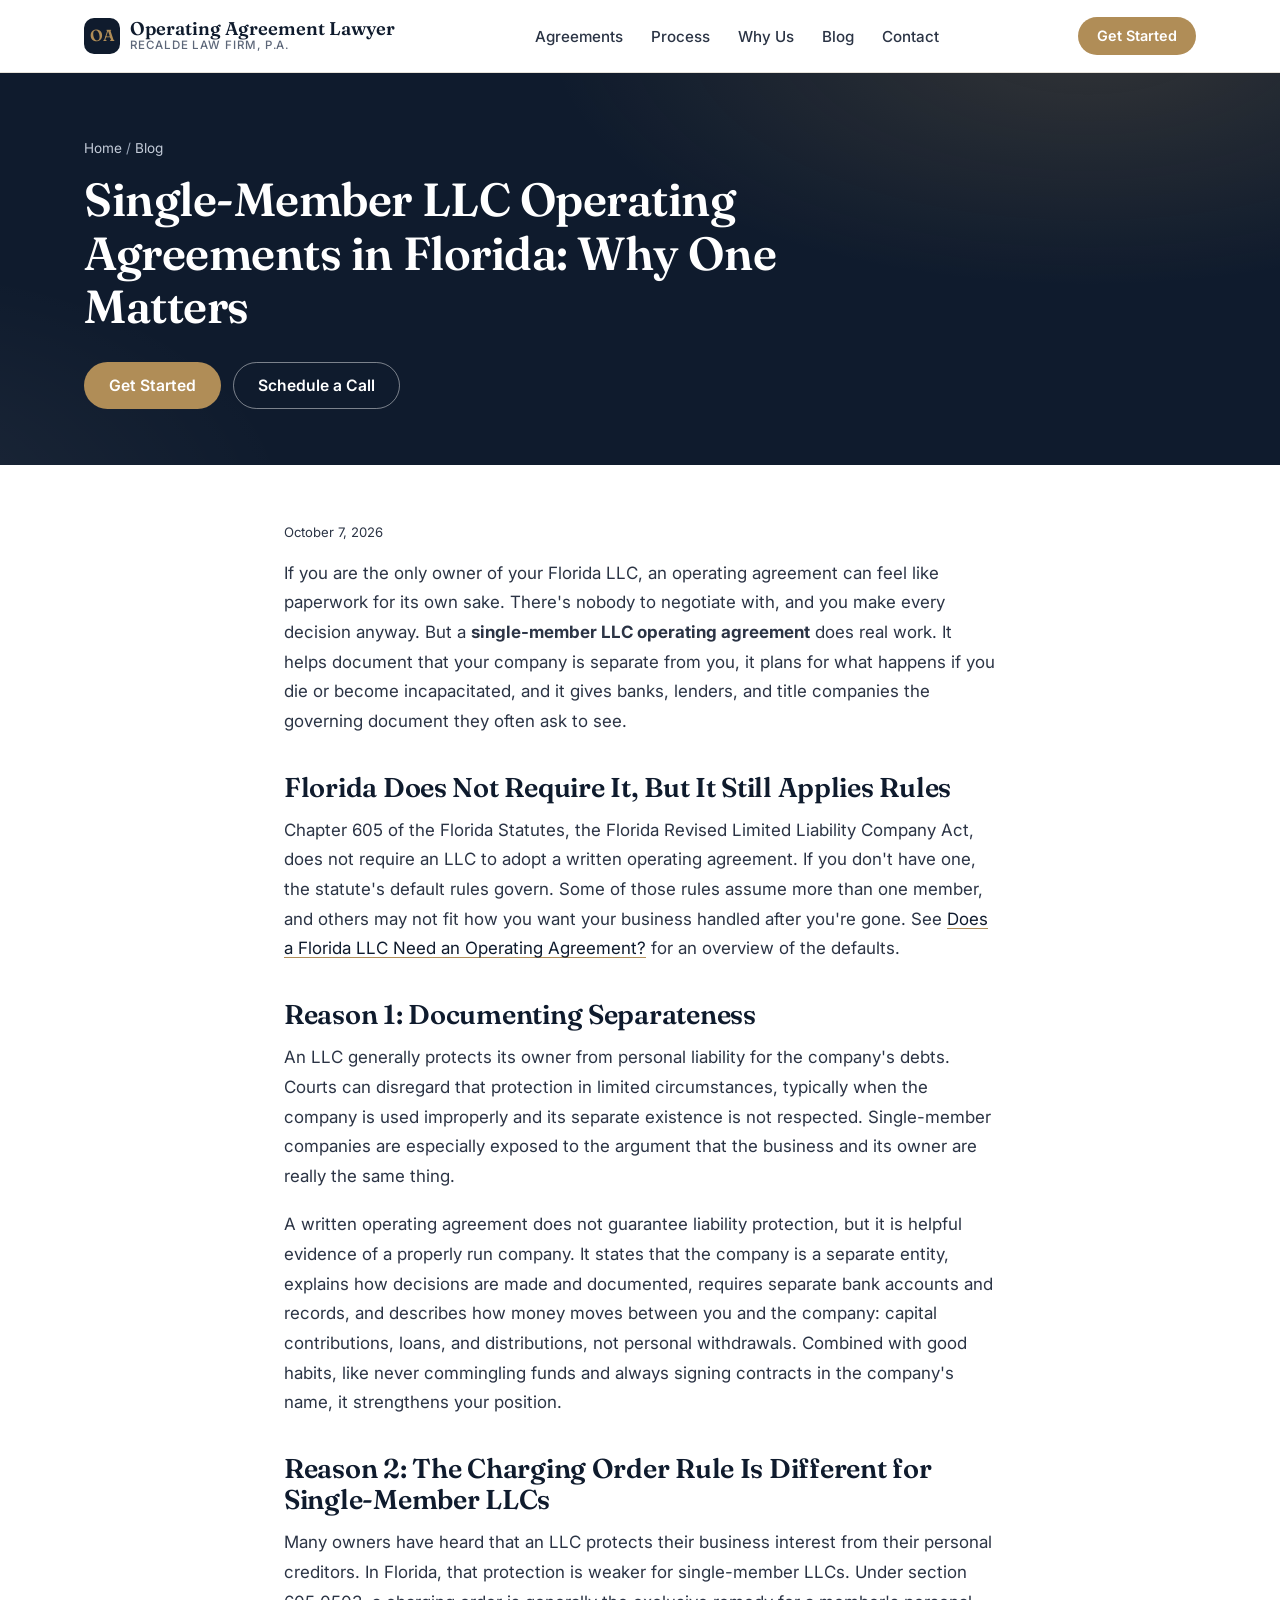
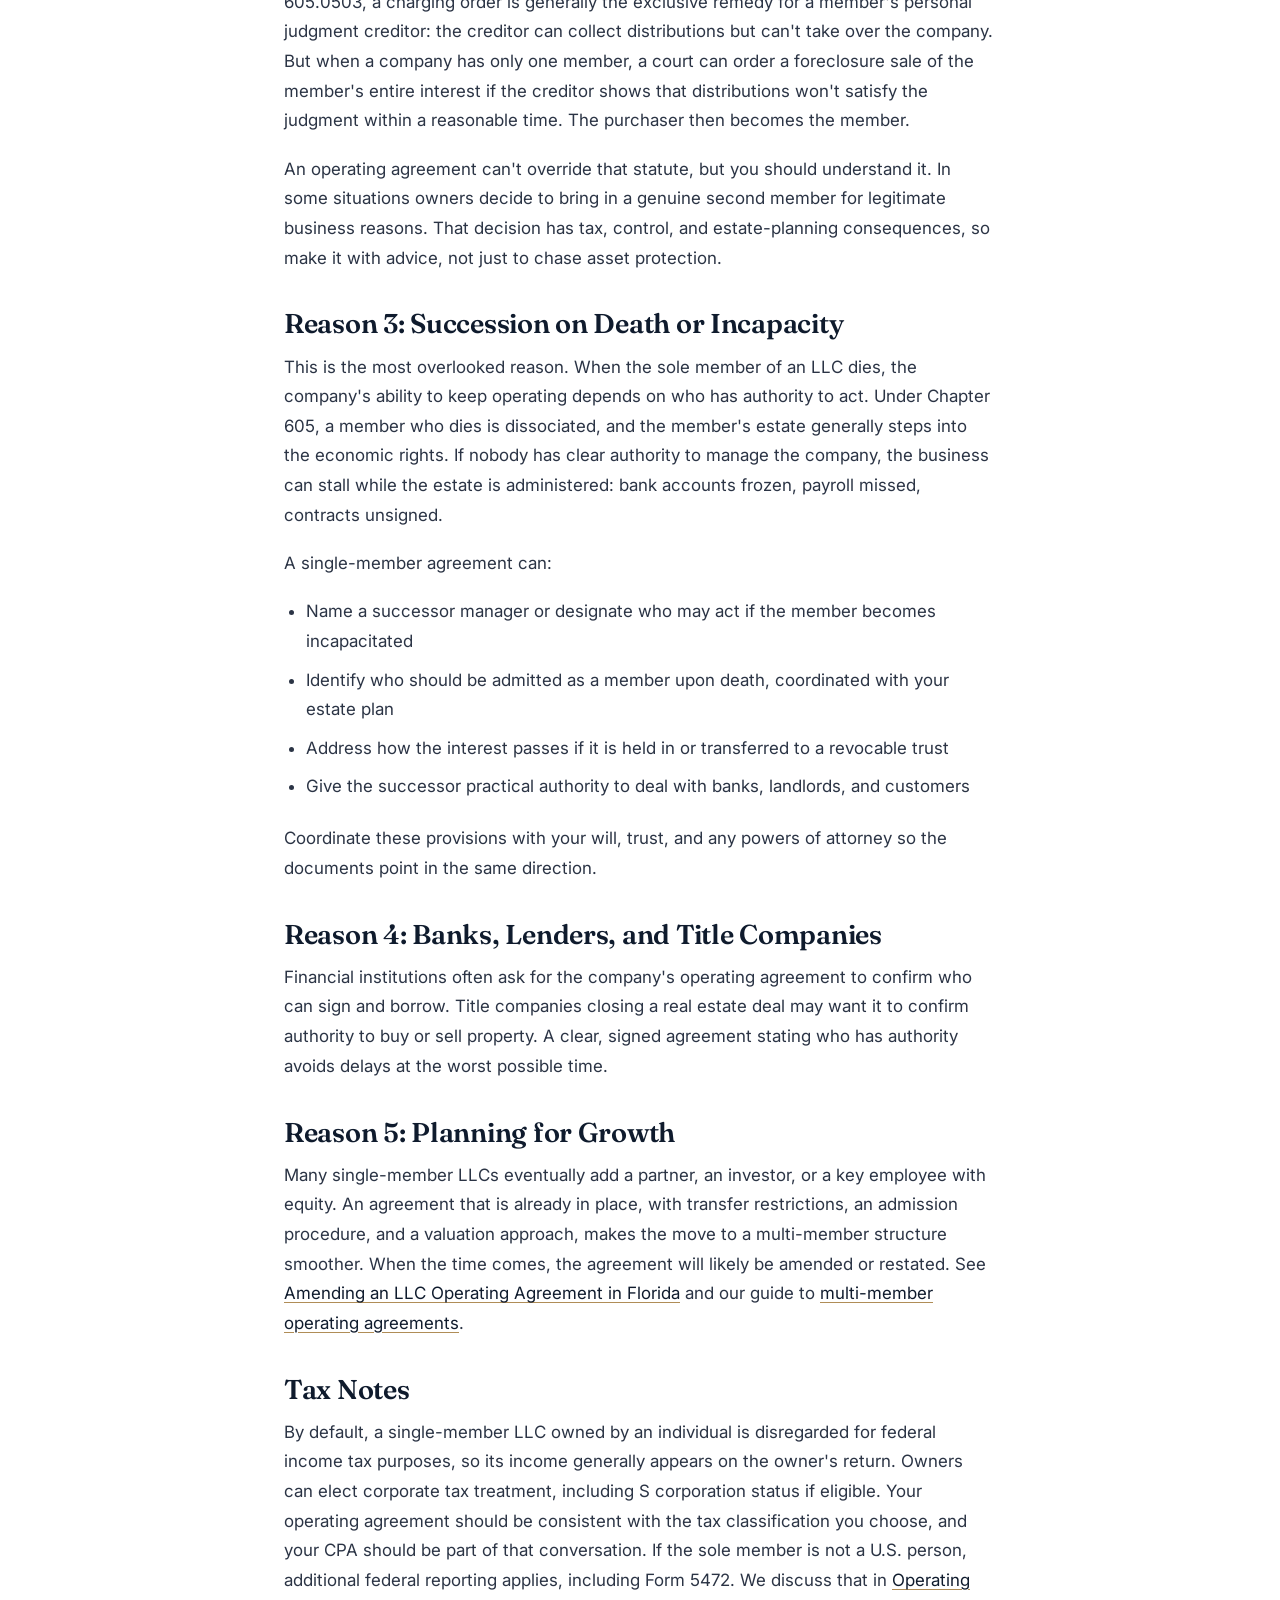
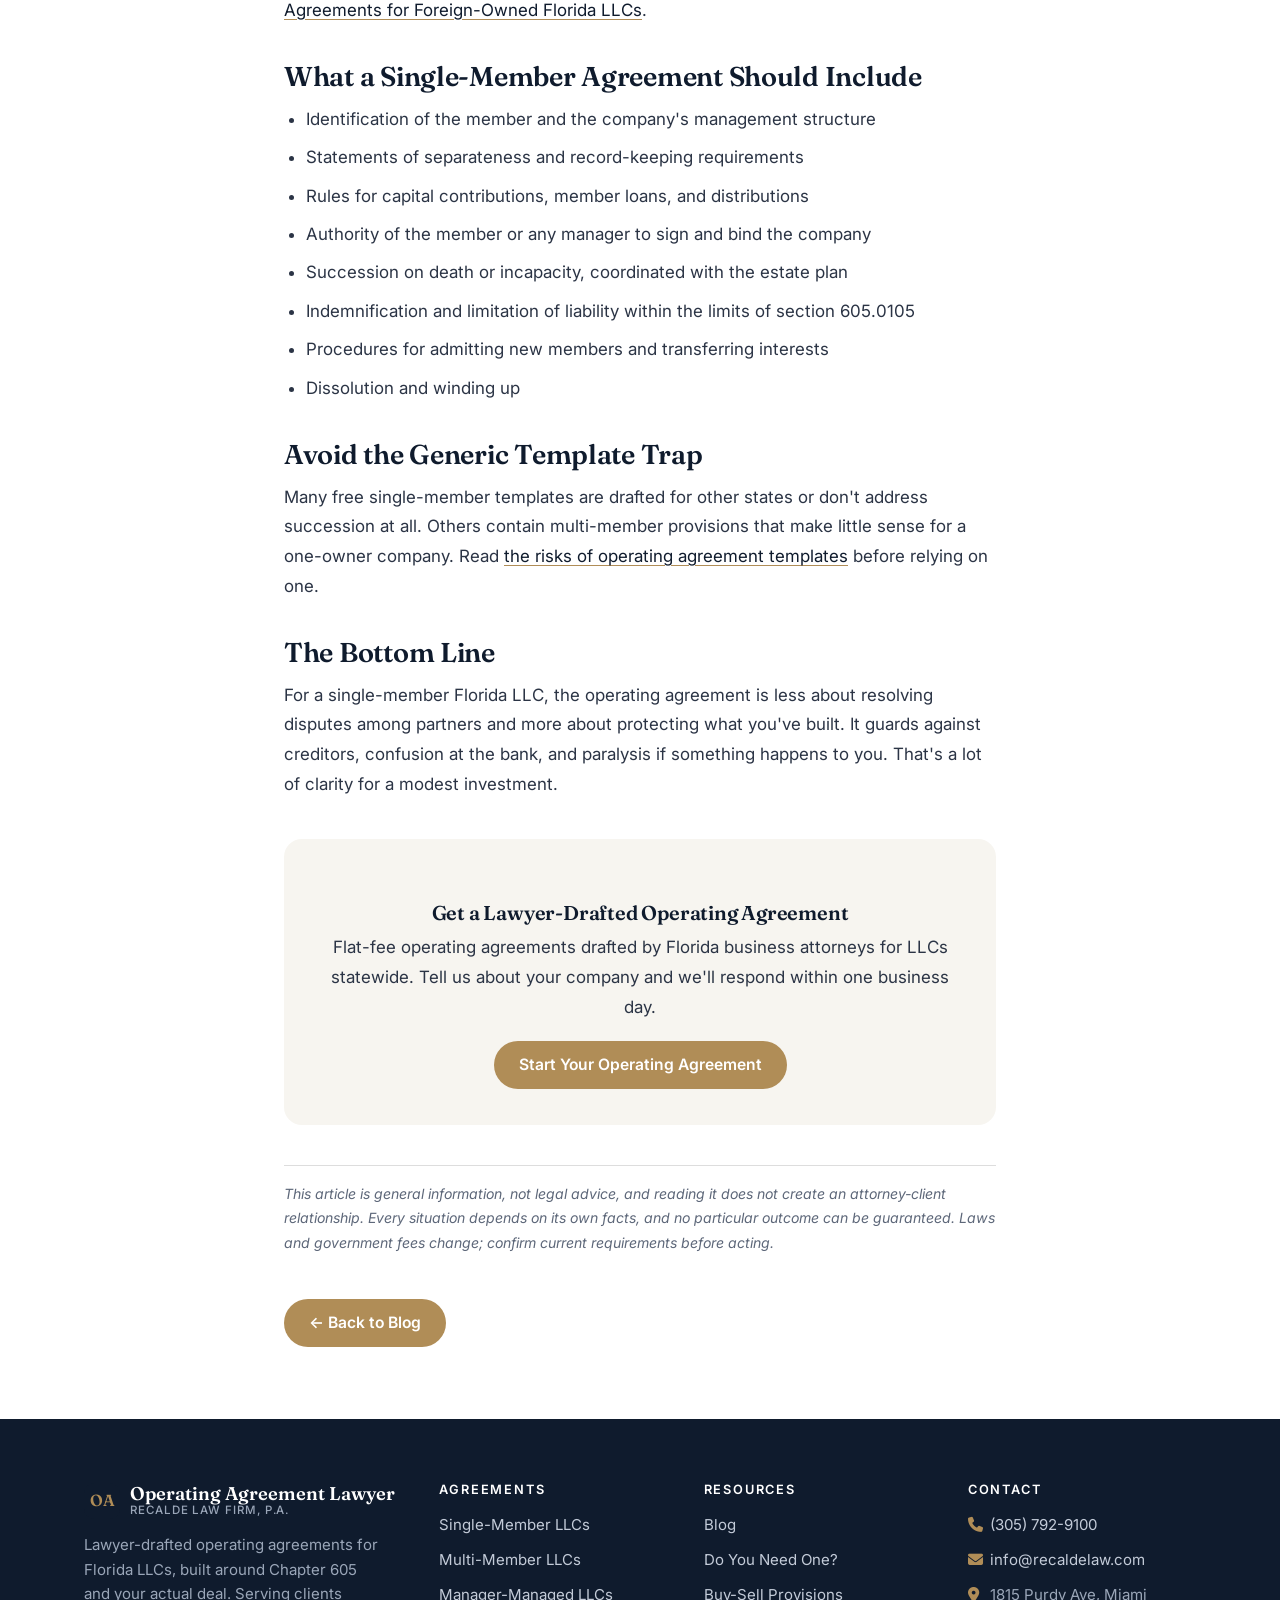
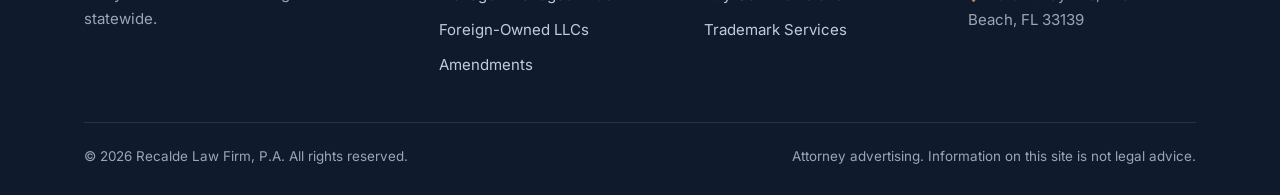
<file: blog-posts/single-member-llc-operating-agreement-florida.html>
<!DOCTYPE html>
<html lang="en">
<head>
  <meta charset="UTF-8">
  <meta name="viewport" content="width=device-width, initial-scale=1.0">
  <title>Single-Member LLC Operating Agreement Florida: Why You Need One | Recalde Law</title>
  <meta name="description" content="A one-owner Florida LLC still benefits from a written operating agreement: separateness, succession, banking, and Florida's charging-order rule.">
  <meta name="robots" content="index, follow">
  <link rel="canonical" href="https://operatingagreementlawyer.com/blog-posts/single-member-llc-operating-agreement-florida.html">
  <meta property="og:type" content="article">
  <meta property="og:title" content="Single-Member LLC Operating Agreements in Florida: Why One Matters">
  <meta property="og:description" content="A one-owner Florida LLC still benefits from a written operating agreement: separateness, succession, banking, and Florida's charging-order rule.">
  <meta property="og:url" content="https://operatingagreementlawyer.com/blog-posts/single-member-llc-operating-agreement-florida.html">
  <link rel="preconnect" href="https://fonts.googleapis.com">
  <link rel="preconnect" href="https://fonts.gstatic.com" crossorigin>
  <link href="https://fonts.googleapis.com/css2?family=Fraunces:opsz,wght@9..144,500;9..144,600&family=Inter:wght@400;500;600&display=swap" rel="stylesheet">
  <link rel="stylesheet" href="https://cdnjs.cloudflare.com/ajax/libs/font-awesome/6.2.0/css/all.min.css">
  <link rel="stylesheet" href="../styles.css">
  <script async src="https://www.googletagmanager.com/gtag/js?id=AW-1020943370"></script>
  <script>
    window.dataLayer = window.dataLayer || [];
    function gtag(){dataLayer.push(arguments);}
    gtag('js', new Date());
    gtag('config', 'AW-1020943370');
  </script>
  <script type="application/ld+json">
{
  "@context": "https://schema.org",
  "@type": "Article",
  "headline": "Single-Member LLC Operating Agreements in Florida: Why One Matters",
  "description": "A one-owner Florida LLC still benefits from a written operating agreement: separateness, succession, banking, and Florida's charging-order rule.",
  "datePublished": "2026-10-07",
  "dateModified": "2026-10-07",
  "mainEntityOfPage": {
    "@type": "WebPage",
    "@id": "https://operatingagreementlawyer.com/blog-posts/single-member-llc-operating-agreement-florida.html"
  },
  "author": {
    "@type": "Organization",
    "name": "Recalde Law Firm, P.A."
  },
  "publisher": {
    "@type": "LegalService",
    "name": "Recalde Law Firm, P.A.",
    "url": "https://operatingagreementlawyer.com/",
    "telephone": "+1-305-792-9100",
    "address": {
      "@type": "PostalAddress",
      "streetAddress": "1815 Purdy Ave",
      "addressLocality": "Miami Beach",
      "addressRegion": "FL",
      "postalCode": "33139",
      "addressCountry": "US"
    },
    "areaServed": {
      "@type": "State",
      "name": "Florida"
    }
  }
}
  </script>
</head>
<body>
  <header class="site-header">
    <div class="container header-content">
      <a href="../index.html" class="logo"><span class="logo-mark">OA</span><span>Operating Agreement Lawyer<small>Recalde Law Firm, P.A.</small></span></a>
      <nav id="main-nav" aria-label="Main">
        <ul>
          <li><a href="../index.html#services">Agreements</a></li>
          <li><a href="../index.html#process">Process</a></li>
          <li><a href="../index.html#why">Why Us</a></li>
          <li><a href="../blog.html">Blog</a></li>
          <li><a href="../index.html#contact">Contact</a></li>
        </ul>
      </nav>
      <a href="../index.html#contact" class="btn btn-primary header-cta">Get Started</a>
      <button class="mobile-menu-button" aria-label="Toggle menu" aria-expanded="false"><i class="fas fa-bars"></i></button>
    </div>
  </header>
  <section class="hero page-hero">
    <div class="container">
      <div class="breadcrumb"><a href="../index.html">Home</a> / <a href="../blog.html">Blog</a></div>
      <h1>Single-Member LLC Operating Agreements in Florida: Why One Matters</h1>
      <div class="hero-buttons">
        <a href="../index.html#contact" class="btn btn-primary">Get Started</a>
        <a href="#" class="btn btn-ghost schedule-button">Schedule a Call</a>
      </div>
    </div>
  </section>

<main class="blog-container">
  <p class="blog-post-date">October 7, 2026</p>
<p>If you are the only owner of your Florida LLC, an operating agreement can feel like paperwork for its own sake. There's nobody to negotiate with, and you make every decision anyway. But a <strong>single-member LLC operating agreement</strong> does real work. It helps document that your company is separate from you, it plans for what happens if you die or become incapacitated, and it gives banks, lenders, and title companies the governing document they often ask to see.</p>

<h2>Florida Does Not Require It, But It Still Applies Rules</h2>
<p>Chapter 605 of the Florida Statutes, the Florida Revised Limited Liability Company Act, does not require an LLC to adopt a written operating agreement. If you don't have one, the statute's default rules govern. Some of those rules assume more than one member, and others may not fit how you want your business handled after you're gone. See <a href="does-florida-llc-need-operating-agreement.html">Does a Florida LLC Need an Operating Agreement?</a> for an overview of the defaults.</p>

<h2>Reason 1: Documenting Separateness</h2>
<p>An LLC generally protects its owner from personal liability for the company's debts. Courts can disregard that protection in limited circumstances, typically when the company is used improperly and its separate existence is not respected. Single-member companies are especially exposed to the argument that the business and its owner are really the same thing.</p>
<p>A written operating agreement does not guarantee liability protection, but it is helpful evidence of a properly run company. It states that the company is a separate entity, explains how decisions are made and documented, requires separate bank accounts and records, and describes how money moves between you and the company: capital contributions, loans, and distributions, not personal withdrawals. Combined with good habits, like never commingling funds and always signing contracts in the company's name, it strengthens your position.</p>

<h2>Reason 2: The Charging Order Rule Is Different for Single-Member LLCs</h2>
<p>Many owners have heard that an LLC protects their business interest from their personal creditors. In Florida, that protection is weaker for single-member LLCs. Under section 605.0503, a charging order is generally the exclusive remedy for a member's personal judgment creditor: the creditor can collect distributions but can't take over the company. But when a company has only one member, a court can order a foreclosure sale of the member's entire interest if the creditor shows that distributions won't satisfy the judgment within a reasonable time. The purchaser then becomes the member.</p>
<p>An operating agreement can't override that statute, but you should understand it. In some situations owners decide to bring in a genuine second member for legitimate business reasons. That decision has tax, control, and estate-planning consequences, so make it with advice, not just to chase asset protection.</p>

<h2>Reason 3: Succession on Death or Incapacity</h2>
<p>This is the most overlooked reason. When the sole member of an LLC dies, the company's ability to keep operating depends on who has authority to act. Under Chapter 605, a member who dies is dissociated, and the member's estate generally steps into the economic rights. If nobody has clear authority to manage the company, the business can stall while the estate is administered: bank accounts frozen, payroll missed, contracts unsigned.</p>
<p>A single-member agreement can:</p>
<ul>
<li>Name a successor manager or designate who may act if the member becomes incapacitated</li>
<li>Identify who should be admitted as a member upon death, coordinated with your estate plan</li>
<li>Address how the interest passes if it is held in or transferred to a revocable trust</li>
<li>Give the successor practical authority to deal with banks, landlords, and customers</li>
</ul>
<p>Coordinate these provisions with your will, trust, and any powers of attorney so the documents point in the same direction.</p>

<h2>Reason 4: Banks, Lenders, and Title Companies</h2>
<p>Financial institutions often ask for the company's operating agreement to confirm who can sign and borrow. Title companies closing a real estate deal may want it to confirm authority to buy or sell property. A clear, signed agreement stating who has authority avoids delays at the worst possible time.</p>

<h2>Reason 5: Planning for Growth</h2>
<p>Many single-member LLCs eventually add a partner, an investor, or a key employee with equity. An agreement that is already in place, with transfer restrictions, an admission procedure, and a valuation approach, makes the move to a multi-member structure smoother. When the time comes, the agreement will likely be amended or restated. See <a href="amend-llc-operating-agreement-florida.html">Amending an LLC Operating Agreement in Florida</a> and our guide to <a href="multi-member-llc-operating-agreement-florida.html">multi-member operating agreements</a>.</p>

<h2>Tax Notes</h2>
<p>By default, a single-member LLC owned by an individual is disregarded for federal income tax purposes, so its income generally appears on the owner's return. Owners can elect corporate tax treatment, including S corporation status if eligible. Your operating agreement should be consistent with the tax classification you choose, and your CPA should be part of that conversation. If the sole member is not a U.S. person, additional federal reporting applies, including Form 5472. We discuss that in <a href="operating-agreement-foreign-owned-florida-llc.html">Operating Agreements for Foreign-Owned Florida LLCs</a>.</p>

<h2>What a Single-Member Agreement Should Include</h2>
<ul>
<li>Identification of the member and the company's management structure</li>
<li>Statements of separateness and record-keeping requirements</li>
<li>Rules for capital contributions, member loans, and distributions</li>
<li>Authority of the member or any manager to sign and bind the company</li>
<li>Succession on death or incapacity, coordinated with the estate plan</li>
<li>Indemnification and limitation of liability within the limits of section 605.0105</li>
<li>Procedures for admitting new members and transferring interests</li>
<li>Dissolution and winding up</li>
</ul>

<h2>Avoid the Generic Template Trap</h2>
<p>Many free single-member templates are drafted for other states or don't address succession at all. Others contain multi-member provisions that make little sense for a one-owner company. Read <a href="llc-operating-agreement-template-risks-florida.html">the risks of operating agreement templates</a> before relying on one.</p>

<h2>The Bottom Line</h2>
<p>For a single-member Florida LLC, the operating agreement is less about resolving disputes among partners and more about protecting what you've built. It guards against creditors, confusion at the bank, and paralysis if something happens to you. That's a lot of clarity for a modest investment.</p>

  <div style="text-align:center; margin: 40px 0; padding: 30px; background:#f3f5f9; border-radius:8px;">
    <h3>Get a Lawyer-Drafted Operating Agreement</h3>
    <p>Flat-fee operating agreements drafted by Florida business attorneys for LLCs statewide. Tell us about your company and we'll respond within one business day.</p>
    <a href="../index.html#contact" class="cta-button">Start Your Operating Agreement</a>
  </div>
<p class="legal-note" style="font-size:0.9rem;color:#666;border-top:1px solid #ddd;padding-top:1rem;margin-top:2rem;"><em>This article is general information, not legal advice, and reading it does not create an attorney-client relationship. Every situation depends on its own facts, and no particular outcome can be guaranteed. Laws and government fees change; confirm current requirements before acting.</em></p>
  <a href="../blog.html" class="cta-button" style="display:inline-block;margin-top:20px;">← Back to Blog</a>
</main>
  <footer class="footer">
    <div class="container">
      <div class="footer-content">
        <div class="footer-column footer-brand">
          <a href="../index.html" class="logo"><span class="logo-mark">OA</span><span>Operating Agreement Lawyer<small>Recalde Law Firm, P.A.</small></span></a>
          <p>Lawyer-drafted operating agreements for Florida LLCs, built around Chapter 605 and your actual deal. Serving clients statewide.</p>
        </div>
        <div class="footer-column"><h3>Agreements</h3><ul class="footer-links"><li><a href="../blog-posts/single-member-llc-operating-agreement-florida.html">Single-Member LLCs</a></li><li><a href="../blog-posts/multi-member-llc-operating-agreement-florida.html">Multi-Member LLCs</a></li><li><a href="../blog-posts/member-managed-vs-manager-managed-llc-florida.html">Manager-Managed LLCs</a></li><li><a href="../blog-posts/operating-agreement-foreign-owned-florida-llc.html">Foreign-Owned LLCs</a></li><li><a href="../blog-posts/amend-llc-operating-agreement-florida.html">Amendments</a></li></ul></div>
        <div class="footer-column"><h3>Resources</h3><ul class="footer-links"><li><a href="../blog.html">Blog</a></li><li><a href="../blog-posts/does-florida-llc-need-operating-agreement.html">Do You Need One?</a></li><li><a href="../blog-posts/buy-sell-provisions-llc-member-leaves-dies-divorces.html">Buy-Sell Provisions</a></li><li><a href="https://yourtmlawyer.com/">Trademark Services</a></li></ul></div>
        <div class="footer-column"><h3>Contact</h3>
          <ul class="footer-contact">
            <li><i class="fas fa-phone"></i> <a href="tel:+13057929100">(305) 792-9100</a></li>
            <li><i class="fas fa-envelope"></i> <a href="mailto:info@recaldelaw.com">info@recaldelaw.com</a></li>
            <li><i class="fas fa-map-marker-alt"></i> 1815 Purdy Ave, Miami Beach, FL 33139</li>
          </ul>
        </div>
      </div>
      <div class="footer-bottom">
        <div>&copy; 2026 Recalde Law Firm, P.A. All rights reserved.</div>
        <div>Attorney advertising. Information on this site is not legal advice.</div>
      </div>
    </div>
  </footer>
  <div class="calendly-popup" id="calendly-popup">
    <div class="calendly-content">
      <button class="close-calendly" id="close-calendly">&times;</button>
      <div class="calendly-inline-widget" data-url="https://calendly.com/rafael-recaldelaw/business-contracts" style="min-width:320px;height:100%;"></div>
    </div>
  </div>
  <script src="../script.js"></script>
  <script src="https://assets.calendly.com/assets/external/widget.js" async></script>
</body>
</html>
</file>
<file: styles.css>
/* Recalde Law Firm — shared design system (no build step) */
:root{
  --ink:#0f1b2d; --ink-2:#1d2b44; --text:#2b3445; --muted:#5d6779; --line:#e6e2da;
  --bg:#ffffff; --bg-soft:#f7f5f0; --bg-dark:#0f1b2d;
  --accent:#b08d57; --accent-dark:#8c6d3f; --accent-soft:#f3ece0;
  --radius:14px; --shadow:0 1px 2px rgba(15,27,45,.06),0 8px 24px rgba(15,27,45,.06);
  --serif:"Fraunces",Georgia,"Times New Roman",serif;
  --sans:"Inter",system-ui,-apple-system,"Segoe UI",Roboto,Arial,sans-serif;
  --max:1160px;
}
*,*::before,*::after{box-sizing:border-box}
html{scroll-behavior:smooth;-webkit-text-size-adjust:100%}
body{margin:0;font-family:var(--sans);font-size:17px;line-height:1.65;color:var(--text);background:var(--bg);-webkit-font-smoothing:antialiased}
img{max-width:100%;height:auto}
a{color:var(--ink);text-decoration-color:var(--accent);text-underline-offset:3px}
a:hover{color:var(--accent-dark)}
h1,h2,h3,h4{font-family:var(--serif);color:var(--ink);line-height:1.15;font-weight:600;letter-spacing:-.01em;margin:0 0 .6em}
h1{font-size:clamp(2.1rem,4.6vw,3.5rem)}
h2{font-size:clamp(1.6rem,3vw,2.3rem)}
h3{font-size:1.25rem}
p{margin:0 0 1.1em}
.container{width:100%;max-width:var(--max);margin:0 auto;padding:0 24px}
.eyebrow{display:inline-block;font:600 .78rem/1 var(--sans);letter-spacing:.14em;text-transform:uppercase;color:var(--accent-dark);margin-bottom:14px}
.lead{font-size:1.15rem;color:var(--muted);max-width:640px}
.section{padding:88px 0}
.section-soft{background:var(--bg-soft)}
.section-head{max-width:720px;margin-bottom:44px}
.section-head.center{text-align:center;margin-left:auto;margin-right:auto}
.section-head.center .lead{margin:0 auto}

/* Buttons */
.btn,.cta-button,.contact-button,.secondary-button,.submit-button{display:inline-flex;align-items:center;justify-content:center;gap:8px;font:600 .98rem/1 var(--sans);padding:15px 24px;border-radius:999px;border:1.5px solid transparent;cursor:pointer;text-decoration:none;transition:background .2s,color .2s,border-color .2s,transform .2s}
.btn-primary,.cta-button,.contact-button,.submit-button{background:var(--accent);color:#fff}
.btn-primary:hover,.cta-button:hover,.contact-button:hover,.submit-button:hover{background:var(--accent-dark);color:#fff;transform:translateY(-1px)}
.btn-ghost,.secondary-button{background:transparent;color:#fff;border-color:rgba(255,255,255,.45)}
.btn-ghost:hover,.secondary-button:hover{border-color:#fff;color:#fff}
.btn-outline{background:transparent;color:var(--ink);border-color:var(--ink)}
.btn-outline:hover{background:var(--ink);color:#fff}

/* Header */
.site-header,header{position:sticky;top:0;z-index:50;background:rgba(255,255,255,.92);backdrop-filter:saturate(180%) blur(10px);border-bottom:1px solid var(--line)}
.header-content{display:flex;align-items:center;justify-content:space-between;gap:20px;height:72px}
.logo{display:flex;align-items:center;gap:10px;text-decoration:none;color:var(--ink);font-family:var(--serif);font-weight:600;font-size:1.15rem;line-height:1.1}
.logo-mark{width:36px;height:36px;border-radius:10px;background:var(--ink);color:var(--accent);display:grid;place-items:center;font-size:1rem;flex:none}
.logo small{display:block;font:500 .72rem/1.2 var(--sans);letter-spacing:.08em;text-transform:uppercase;color:var(--muted)}
#main-nav ul{display:flex;gap:28px;list-style:none;margin:0;padding:0}
#main-nav a{text-decoration:none;color:var(--text);font-weight:500;font-size:.95rem}
#main-nav a:hover{color:var(--accent-dark)}
.header-cta{padding:11px 18px;font-size:.9rem}
.mobile-menu-button{display:none;background:none;border:1px solid var(--line);border-radius:10px;width:42px;height:42px;font-size:1.2rem;cursor:pointer;color:var(--ink)}

/* Hero */
.hero{position:relative;background:var(--bg-dark);color:#dfe4ec;overflow:hidden}
.hero::before{content:"";position:absolute;inset:0;background:radial-gradient(900px 420px at 85% -10%,rgba(176,141,87,.22),transparent 60%),radial-gradient(700px 400px at -10% 110%,rgba(255,255,255,.06),transparent 60%)}
.hero .container{position:relative}
.hero h1{color:#fff}
.hero-home{padding:88px 0 96px}
.hero-grid{display:grid;grid-template-columns:1.15fr .85fr;gap:56px;align-items:center}
.hero .lead{color:#c3cbd8}
.hero-buttons{display:flex;flex-wrap:wrap;gap:12px;margin-top:28px}
.hero-points{list-style:none;padding:0;margin:28px 0 0;display:grid;gap:10px}
.hero-points li{display:flex;gap:10px;align-items:flex-start;color:#dfe4ec}
.hero-points i{color:var(--accent);margin-top:5px}
.hero-card{background:#fff;color:var(--text);border-radius:18px;padding:28px;box-shadow:0 30px 60px rgba(0,0,0,.25)}
.hero-card h2{font-size:1.4rem;margin-bottom:6px}
.hero-card p.small{color:var(--muted);font-size:.9rem;margin-bottom:16px}
.page-hero{padding:64px 0 56px}
.page-hero h1{font-size:clamp(1.9rem,3.8vw,2.9rem);max-width:860px}
.breadcrumb{font-size:.85rem;color:#9aa6b8;margin-bottom:14px}
.breadcrumb a{color:#c3cbd8;text-decoration:none}

/* Trust bar */
.trust{border-bottom:1px solid var(--line);background:#fff}
.trust-grid{display:grid;grid-template-columns:repeat(4,1fr);gap:0}
.trust-item{padding:26px 22px;display:flex;gap:14px;align-items:flex-start;border-left:1px solid var(--line)}
.trust-item:first-child{border-left:0}
.trust-item i{color:var(--accent);font-size:1.25rem;margin-top:3px}
.trust-item strong{display:block;color:var(--ink);font-size:.98rem}
.trust-item span{font-size:.88rem;color:var(--muted)}

/* Cards / grids */
.grid-3{display:grid;grid-template-columns:repeat(3,1fr);gap:22px}
.grid-2{display:grid;grid-template-columns:repeat(2,1fr);gap:22px}
.card{background:#fff;border:1px solid var(--line);border-radius:var(--radius);padding:28px;transition:box-shadow .2s,transform .2s,border-color .2s;display:flex;flex-direction:column}
.card:hover{box-shadow:var(--shadow);transform:translateY(-2px);border-color:#d9d2c5}
.card .icon{width:46px;height:46px;border-radius:12px;background:var(--accent-soft);color:var(--accent-dark);display:grid;place-items:center;font-size:1.1rem;margin-bottom:18px}
.card h3{margin-bottom:8px}
.card p{color:var(--muted);font-size:.97rem;margin-bottom:14px}
.card .more{margin-top:auto;font-weight:600;font-size:.92rem;text-decoration:none;color:var(--ink)}
.card .more:hover{color:var(--accent-dark)}
.tag{display:inline-block;font:600 .72rem/1 var(--sans);letter-spacing:.08em;text-transform:uppercase;color:var(--accent-dark);margin-bottom:10px}

/* Steps */
.steps{display:grid;grid-template-columns:repeat(4,1fr);gap:22px;counter-reset:s}
.step{position:relative;padding:26px;border-radius:var(--radius);background:#fff;border:1px solid var(--line)}
.step::before{counter-increment:s;content:counter(s,decimal-leading-zero);font:600 1.6rem/1 var(--serif);color:var(--accent);display:block;margin-bottom:14px}
.step p{color:var(--muted);font-size:.95rem;margin:0}

/* Split / feature list */
.split{display:grid;grid-template-columns:1fr 1fr;gap:56px;align-items:start}
.checklist{list-style:none;padding:0;margin:0;display:grid;gap:16px}
.checklist li{display:flex;gap:14px}
.checklist i{color:var(--accent);margin-top:6px}
.checklist strong{display:block;color:var(--ink)}
.checklist span{color:var(--muted);font-size:.96rem}

/* Blog cards */
.post-card{background:#fff;border:1px solid var(--line);border-radius:var(--radius);padding:26px;display:flex;flex-direction:column;text-decoration:none;color:inherit;transition:box-shadow .2s,transform .2s}
.post-card:hover{box-shadow:var(--shadow);transform:translateY(-2px);color:inherit}
.post-card h3{font-size:1.15rem;margin:6px 0 10px}
.post-card p{color:var(--muted);font-size:.94rem;margin-bottom:16px}
.post-card .date{font-size:.8rem;color:var(--muted)}
.post-card .read{margin-top:auto;font-weight:600;font-size:.9rem;color:var(--accent-dark)}
.blog-posts{display:grid;grid-template-columns:repeat(3,1fr);gap:22px}
.blog-post{background:#fff;border:1px solid var(--line);border-radius:var(--radius);overflow:hidden;display:flex;flex-direction:column}
.blog-post-image{background:var(--accent-soft);color:var(--accent-dark);font-size:1.4rem;padding:22px 26px 0}
.blog-post-content{padding:14px 26px 26px;display:flex;flex-direction:column;flex:1}
.blog-post-content h2{font-size:1.15rem;margin:6px 0 10px}
.blog-post-content p{color:var(--muted);font-size:.94rem}
.blog-post-content a{margin-top:auto;font-weight:600;color:var(--accent-dark);text-decoration:none}
.blog-post-date{font-size:.82rem;color:var(--muted)}
.blog-cta{margin-top:56px;text-align:center;padding:44px;border-radius:18px;background:var(--bg-soft)}

/* CTA band */
.cta-band{background:var(--bg-dark);color:#c3cbd8;border-radius:22px;padding:56px;display:flex;align-items:center;justify-content:space-between;gap:32px;flex-wrap:wrap}
.cta-band h2{color:#fff;margin:0 0 8px}
.cta-band p{margin:0}

/* Contact / forms */
.contact-grid{display:grid;grid-template-columns:.9fr 1.1fr;gap:48px;align-items:start}
.contact-list{list-style:none;padding:0;margin:24px 0 0;display:grid;gap:18px}
.contact-list li{display:flex;gap:14px}
.contact-list i{width:42px;height:42px;border-radius:12px;background:var(--accent-soft);color:var(--accent-dark);display:grid;place-items:center;flex:none}
.contact-list strong{display:block;color:var(--ink)}
.form-card{background:#fff;border:1px solid var(--line);border-radius:18px;padding:32px;box-shadow:var(--shadow)}
.form-card h3{margin-bottom:18px}
.form-group{margin-bottom:16px}
.form-group label{display:block;font-weight:600;font-size:.88rem;color:var(--ink);margin-bottom:6px}
.form-control,.hero-card input,.hero-card select,.form-card input,.form-card select,.form-card textarea{width:100%;font:inherit;font-size:.98rem;padding:13px 14px;border:1px solid #d7d2c8;border-radius:10px;background:#fff;color:var(--text);transition:border-color .2s,box-shadow .2s}
.form-control:focus,.hero-card input:focus,.hero-card select:focus,.form-card input:focus,.form-card select:focus,.form-card textarea:focus{outline:none;border-color:var(--accent);box-shadow:0 0 0 3px rgba(176,141,87,.18)}
.hero-card input,.hero-card select{margin-bottom:10px}
textarea.form-control,.form-card textarea{min-height:120px;resize:vertical}
.form-row-2{display:grid;grid-template-columns:1fr 1fr;gap:14px}
.submit-button,.hero-card button[type=submit]{width:100%;border:0;border-radius:999px;background:var(--accent);color:#fff;font:600 1rem/1 var(--sans);padding:16px;cursor:pointer;margin-top:4px}
.hero-card button[type=submit]:hover{background:var(--accent-dark)}
.form-note{font-size:.82rem;color:var(--muted);margin-top:12px}
.hp-field{position:absolute!important;left:-10000px!important;width:1px;height:1px;overflow:hidden}

/* Article / practice pages */
.blog-container,.practice-page,.article{max-width:760px;margin:0 auto;padding:56px 24px 72px;font-size:1.06rem;line-height:1.75}
.blog-container h2,.practice-page h2{font-size:1.7rem;margin:2.2rem 0 .8rem}
.blog-container h3,.practice-page h3{font-size:1.25rem;margin:1.6rem 0 .6rem}
.blog-container p,.blog-container li,.practice-page p,.practice-page li{color:var(--text)}
.blog-container ul,.blog-container ol,.practice-page ul,.practice-page ol{padding-left:1.4rem;margin:0 0 1.4rem}
.blog-container li,.practice-page li{margin-bottom:.55rem}
.blog-container table,.practice-page table{width:100%;border-collapse:collapse;margin:0 0 1.6rem;font-size:.95rem;display:block;overflow-x:auto}
.blog-container th,.blog-container td,.practice-page th,.practice-page td{border:1px solid var(--line);padding:10px 12px;text-align:left;vertical-align:top}
.blog-container th,.practice-page th{background:var(--bg-soft);color:var(--ink)}
.blog-container > div[style*="text-align:center"]{background:var(--bg-soft)!important;border-radius:18px!important;padding:36px!important}
.blog-container > a.cta-button[style]{margin-top:28px!important}
.legal-note{font-size:.88rem!important;color:var(--muted)!important}

/* Footer */
.footer,footer{background:var(--bg-dark);color:#9aa6b8;padding:64px 0 28px;font-size:.94rem}
.footer-content{display:grid;grid-template-columns:1.4fr 1fr 1fr 1fr;gap:36px}
.footer h3,footer h3{color:#fff;font-family:var(--sans);font-size:.8rem;letter-spacing:.14em;text-transform:uppercase;margin-bottom:16px}
.footer ul,footer ul{list-style:none;padding:0;margin:0;display:grid;gap:10px}
.footer a,footer a{color:#c3cbd8;text-decoration:none}
.footer a:hover,footer a:hover{color:#fff}
.footer-brand p{max-width:300px;margin-top:14px}
.footer .logo{color:#fff}
.footer .logo small{color:#9aa6b8}
.footer-contact i{color:var(--accent);width:18px}
.footer-bottom{border-top:1px solid rgba(255,255,255,.1);margin-top:44px;padding-top:22px;display:flex;justify-content:space-between;gap:16px;flex-wrap:wrap;font-size:.84rem}

/* Calendly popup */
.calendly-popup{display:none;position:fixed;inset:0;background:rgba(15,27,45,.7);z-index:100;align-items:center;justify-content:center;padding:16px}
.calendly-content{position:relative;background:#fff;border-radius:16px;width:100%;max-width:960px;height:min(720px,90vh);overflow:hidden}
.close-calendly{position:absolute;top:8px;right:12px;z-index:2;background:#fff;border:0;font-size:1.8rem;cursor:pointer;color:var(--ink)}

/* Responsive */
@media (max-width:1024px){
  .hero-grid,.split,.contact-grid{grid-template-columns:1fr;gap:40px}
  .grid-3,.blog-posts{grid-template-columns:repeat(2,1fr)}
  .steps{grid-template-columns:repeat(2,1fr)}
  .trust-grid{grid-template-columns:repeat(2,1fr)}
  .trust-item:nth-child(3){border-left:0}
  .footer-content{grid-template-columns:1fr 1fr}
}
@media (max-width:820px){
  .mobile-menu-button{display:block}
  .header-cta{display:none}
  #main-nav{display:none;position:absolute;top:72px;left:0;right:0;background:#fff;border-bottom:1px solid var(--line);padding:12px 24px 20px}
  #main-nav.active{display:block}
  #main-nav ul{flex-direction:column;gap:0}
  #main-nav li a{display:block;padding:12px 0;border-bottom:1px solid var(--line)}
}
@media (max-width:640px){
  body{font-size:16px}
  .section{padding:64px 0}
  .hero-home{padding:56px 0 64px}
  .grid-3,.grid-2,.blog-posts,.steps,.trust-grid,.form-row-2{grid-template-columns:1fr}
  .trust-item{border-left:0;border-top:1px solid var(--line);padding:18px 4px}
  .trust-item:first-child{border-top:0}
  .cta-band{padding:36px 26px}
  .footer-content{grid-template-columns:1fr}
  .form-card,.hero-card{padding:22px}
}
@media (prefers-reduced-motion:reduce){*{transition:none!important;scroll-behavior:auto!important}}
</file>
